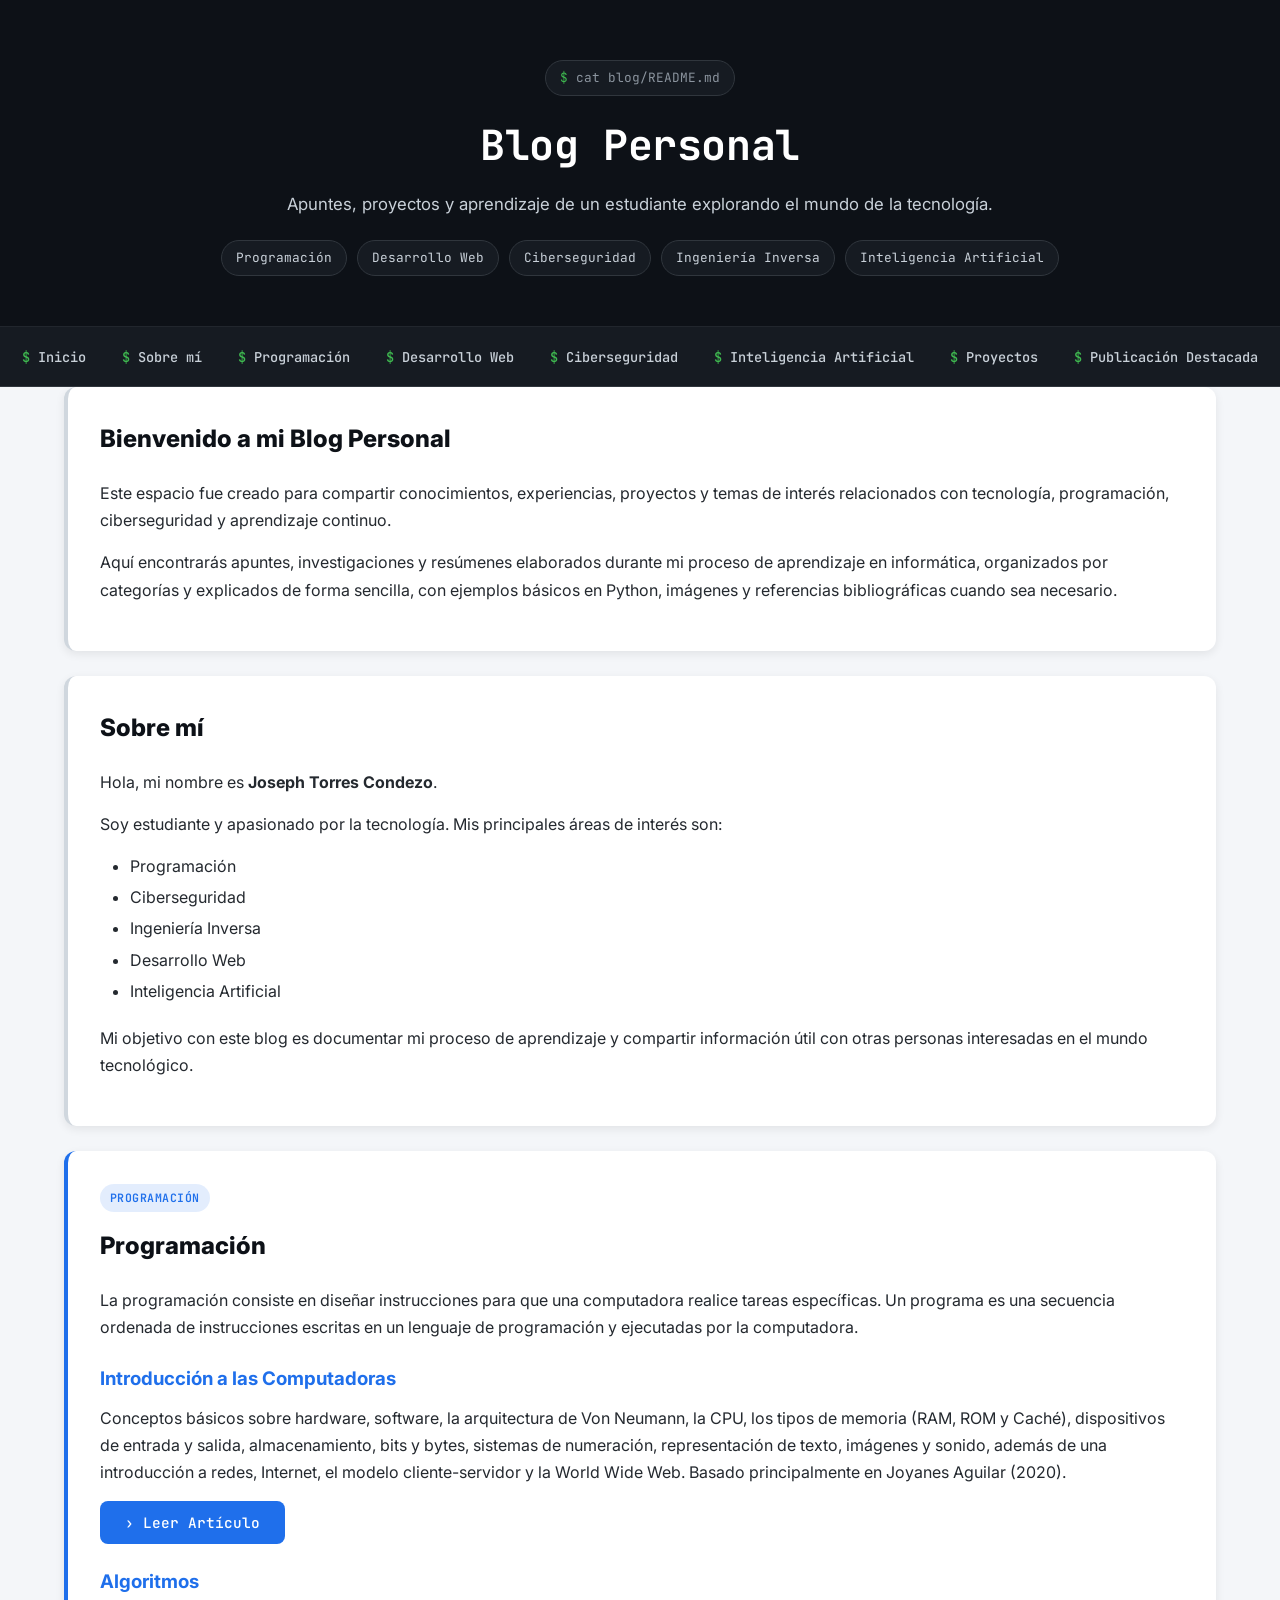
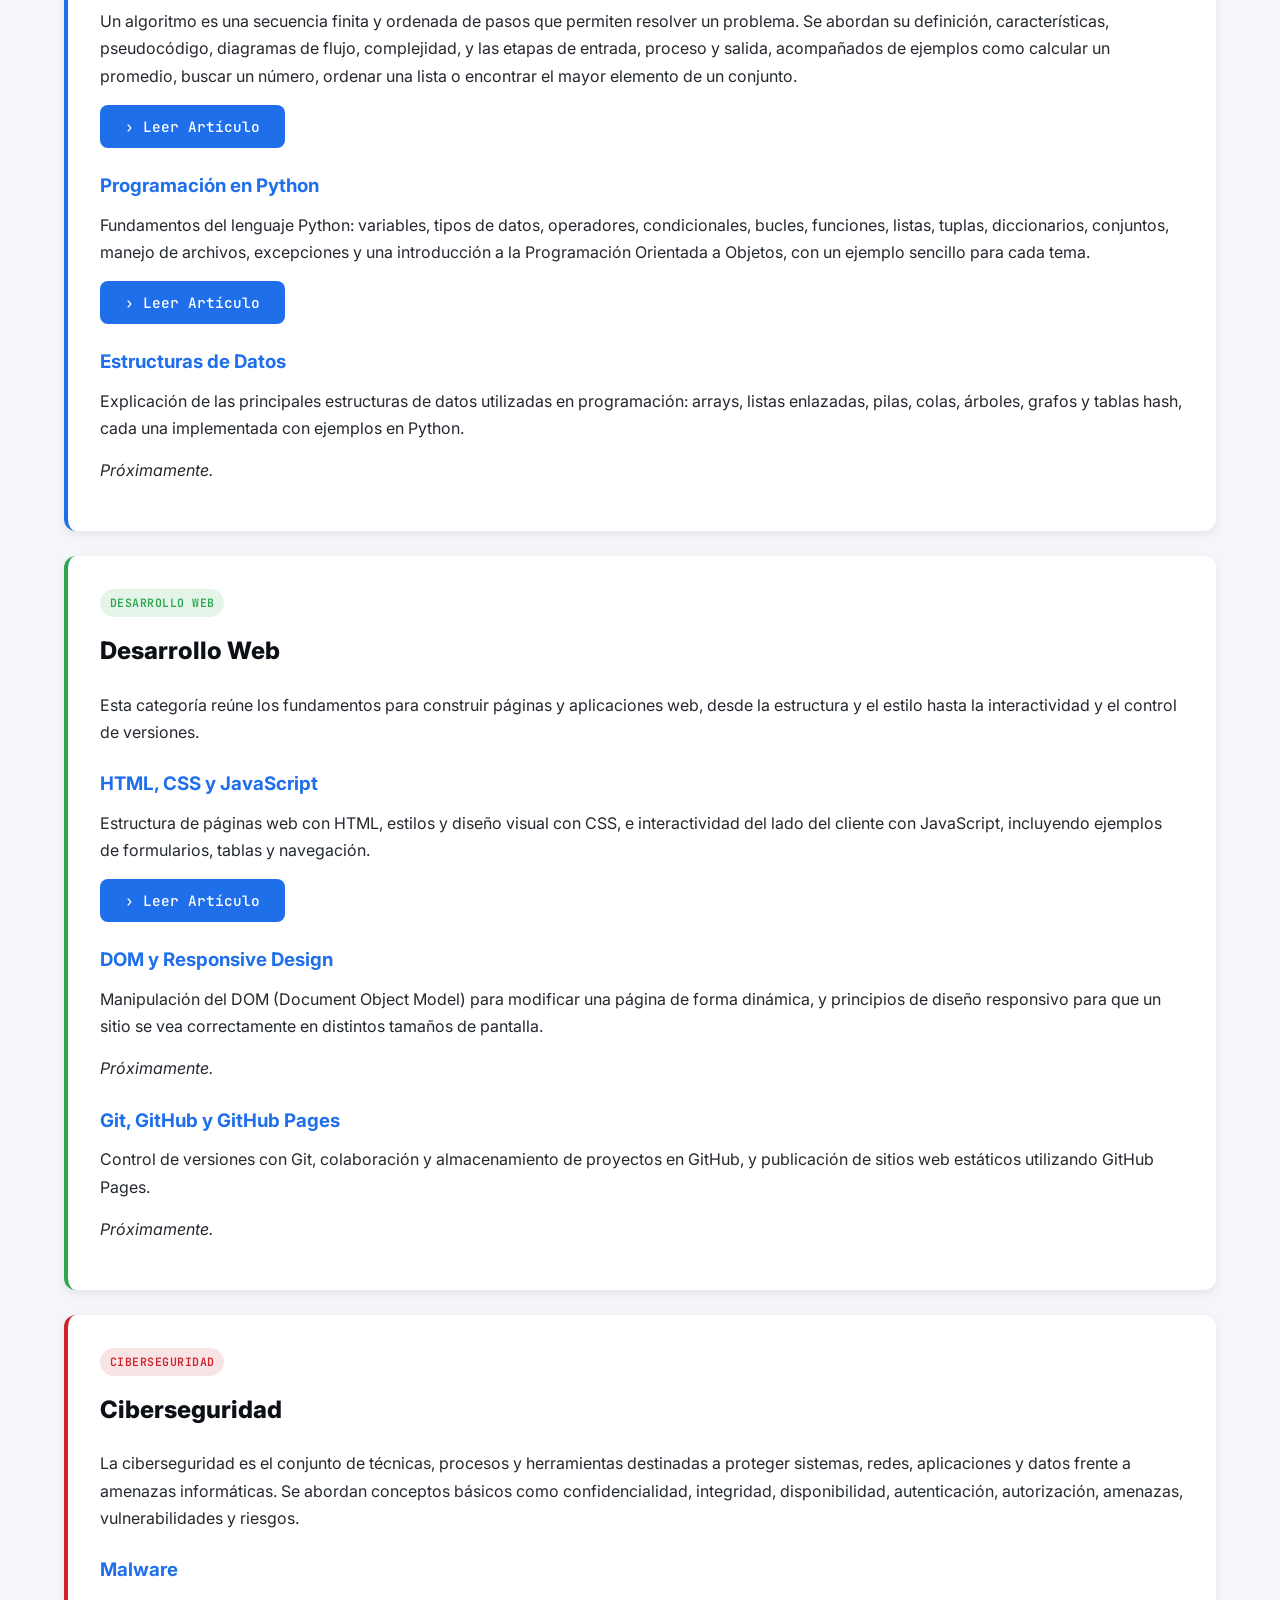
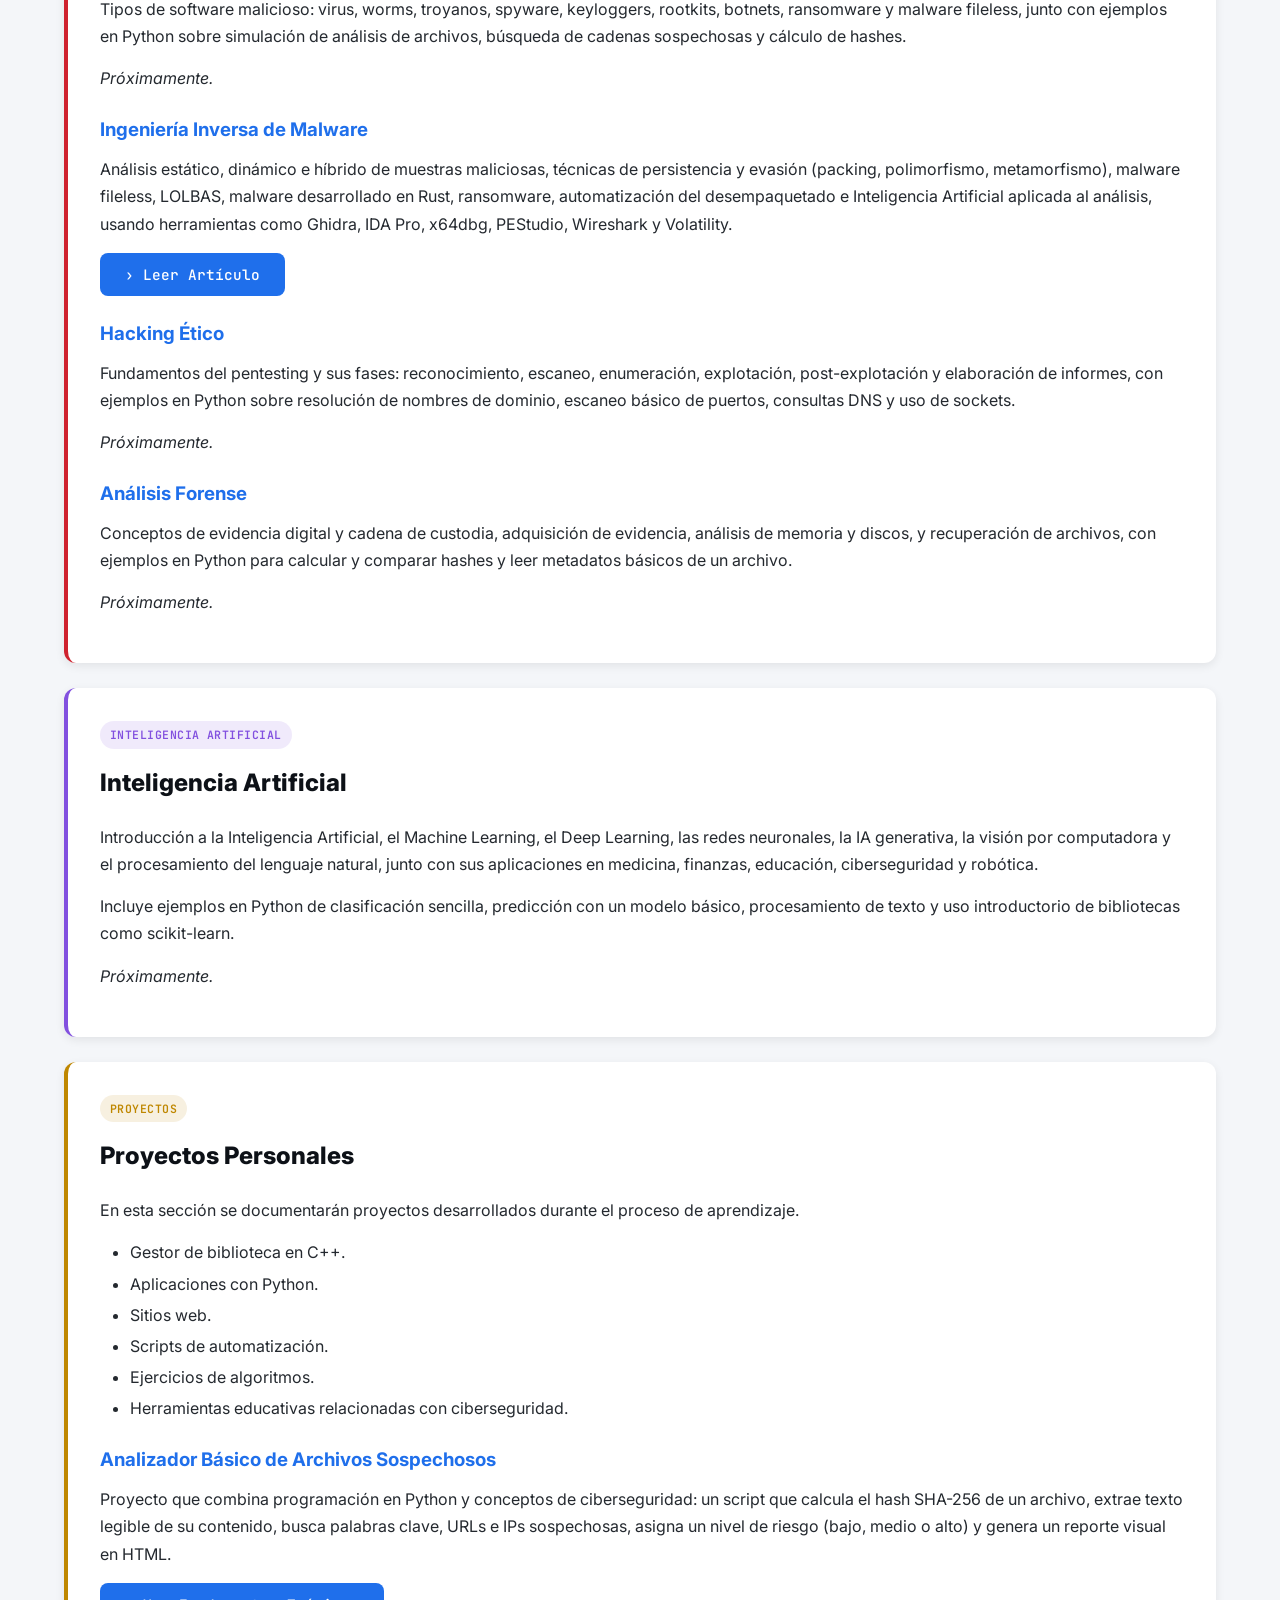
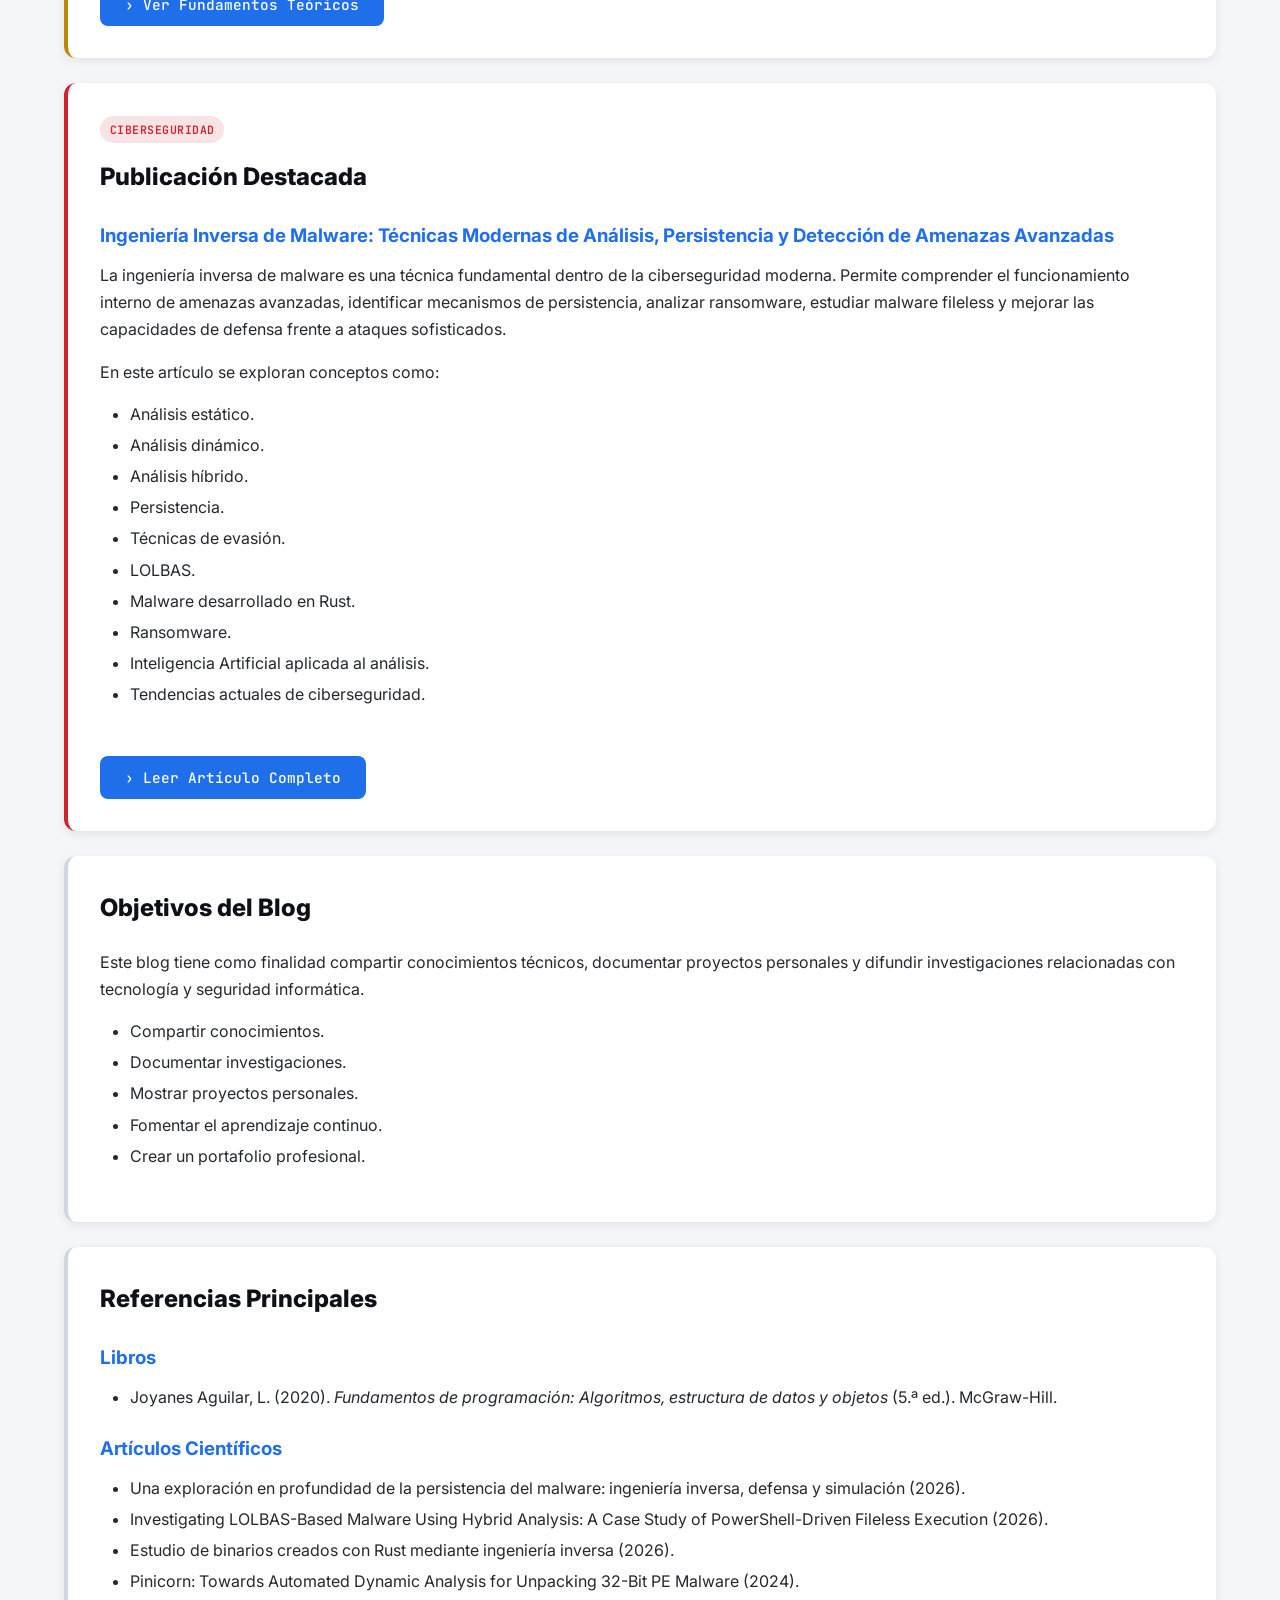
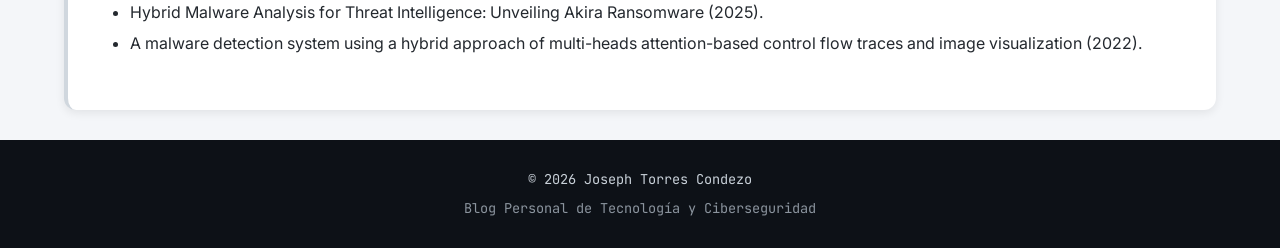
<file: index.html>
<!DOCTYPE html>
<html lang="es">

<head>

    <meta charset="UTF-8">

    <meta name="viewport" content="width=device-width, initial-scale=1.0">

    <title>
        Blog Personal | Joseph Torres Condezo
    </title>

    <link rel="stylesheet" href="css/style.css">

</head>

<body>

<header>

    <p class="filepath">cat blog/README.md</p>

    <h1>
        Blog Personal
    </h1>

    <p>
        Apuntes, proyectos y aprendizaje de un estudiante
        explorando el mundo de la tecnología.
    </p>

    <div class="badges">
        <span class="badge">Programación</span>
        <span class="badge">Desarrollo Web</span>
        <span class="badge">Ciberseguridad</span>
        <span class="badge">Ingeniería Inversa</span>
        <span class="badge">Inteligencia Artificial</span>
    </div>

</header>

<nav>

    <ul>

        <li><a href="#inicio">Inicio</a></li>

        <li><a href="#sobre-mi">Sobre mí</a></li>

        <li><a href="#programacion">Programación</a></li>

        <li><a href="#desarrollo-web">Desarrollo Web</a></li>

        <li><a href="#ciberseguridad">Ciberseguridad</a></li>

        <li><a href="#ia">Inteligencia Artificial</a></li>

        <li><a href="#proyectos">Proyectos</a></li>

        <li><a href="#destacada">Publicación Destacada</a></li>

    </ul>

</nav>

<main class="container">

<section class="card" id="inicio">

<h2>
Bienvenido a mi Blog Personal
</h2>

<p>

Este espacio fue creado para compartir
conocimientos, experiencias, proyectos y
temas de interés relacionados con tecnología,
programación, ciberseguridad y aprendizaje
continuo.

</p>

<p>

Aquí encontrarás apuntes, investigaciones y
resúmenes elaborados durante mi proceso de
aprendizaje en informática, organizados por
categorías y explicados de forma sencilla,
con ejemplos básicos en Python, imágenes y
referencias bibliográficas cuando sea necesario.

</p>

</section>

<section class="card" id="sobre-mi">

<h2>
Sobre mí
</h2>

<p>

Hola, mi nombre es
<strong>Joseph Torres Condezo</strong>.

</p>

<p>

Soy estudiante y apasionado por la tecnología.
Mis principales áreas de interés son:

</p>

<ul>

<li>Programación</li>

<li>Ciberseguridad</li>

<li>Ingeniería Inversa</li>

<li>Desarrollo Web</li>

<li>Inteligencia Artificial</li>

</ul>

<p>

Mi objetivo con este blog es documentar mi
proceso de aprendizaje y compartir información
útil con otras personas interesadas en el mundo
tecnológico.

</p>

</section>

<section class="card card-prog" id="programacion">

<span class="tag">Programación</span>

<h2>
Programación
</h2>

<p>

La programación consiste en diseñar instrucciones
para que una computadora realice tareas específicas.
Un programa es una secuencia ordenada de instrucciones
escritas en un lenguaje de programación y ejecutadas
por la computadora.

</p>

<h3>
Introducción a las Computadoras
</h3>

<p>

Conceptos básicos sobre hardware, software, la
arquitectura de Von Neumann, la CPU, los tipos de
memoria (RAM, ROM y Caché), dispositivos de entrada
y salida, almacenamiento, bits y bytes, sistemas de
numeración, representación de texto, imágenes y
sonido, además de una introducción a redes, Internet,
el modelo cliente-servidor y la World Wide Web.
Basado principalmente en Joyanes Aguilar (2020).

</p>

<a href="articulos/computadoras.html">
<button>Leer Artículo</button>
</a>

<h3>
Algoritmos
</h3>

<p>

Un algoritmo es una secuencia finita y ordenada de
pasos que permiten resolver un problema. Se abordan
su definición, características, pseudocódigo,
diagramas de flujo, complejidad, y las etapas de
entrada, proceso y salida, acompañados de ejemplos
como calcular un promedio, buscar un número, ordenar
una lista o encontrar el mayor elemento de un conjunto.

</p>

<a href="articulos/algoritmos.html">
<button>Leer Artículo</button>
</a>

<h3>
Programación en Python
</h3>

<p>

Fundamentos del lenguaje Python: variables, tipos de
datos, operadores, condicionales, bucles, funciones,
listas, tuplas, diccionarios, conjuntos, manejo de
archivos, excepciones y una introducción a la
Programación Orientada a Objetos, con un ejemplo
sencillo para cada tema.

</p>

<a href="articulos/python.html">
<button>Leer Artículo</button>
</a>

<h3>
Estructuras de Datos
</h3>

<p>

Explicación de las principales estructuras de datos
utilizadas en programación: arrays, listas enlazadas,
pilas, colas, árboles, grafos y tablas hash, cada una
implementada con ejemplos en Python.

</p>

<p><em>Próximamente.</em></p>

</section>

<section class="card card-web" id="desarrollo-web">

<span class="tag">Desarrollo Web</span>

<h2>
Desarrollo Web
</h2>

<p>

Esta categoría reúne los fundamentos para construir
páginas y aplicaciones web, desde la estructura y el
estilo hasta la interactividad y el control de
versiones.

</p>

<h3>
HTML, CSS y JavaScript
</h3>

<p>

Estructura de páginas web con HTML, estilos y diseño
visual con CSS, e interactividad del lado del cliente
con JavaScript, incluyendo ejemplos de formularios,
tablas y navegación.

</p>

<a href="articulos/html-css-js.html">
<button>Leer Artículo</button>
</a>

<h3>
DOM y Responsive Design
</h3>

<p>

Manipulación del DOM (Document Object Model) para
modificar una página de forma dinámica, y principios
de diseño responsivo para que un sitio se vea
correctamente en distintos tamaños de pantalla.

</p>

<p><em>Próximamente.</em></p>

<h3>
Git, GitHub y GitHub Pages
</h3>

<p>

Control de versiones con Git, colaboración y
almacenamiento de proyectos en GitHub, y publicación
de sitios web estáticos utilizando GitHub Pages.

</p>

<p><em>Próximamente.</em></p>

</section>

<section class="card card-sec" id="ciberseguridad">

<span class="tag">Ciberseguridad</span>

<h2>
Ciberseguridad
</h2>

<p>

La ciberseguridad es el conjunto de técnicas, procesos
y herramientas destinadas a proteger sistemas, redes,
aplicaciones y datos frente a amenazas informáticas.
Se abordan conceptos básicos como confidencialidad,
integridad, disponibilidad, autenticación, autorización,
amenazas, vulnerabilidades y riesgos.

</p>

<h3>
Malware
</h3>

<p>

Tipos de software malicioso: virus, worms, troyanos,
spyware, keyloggers, rootkits, botnets, ransomware y
malware fileless, junto con ejemplos en Python sobre
simulación de análisis de archivos, búsqueda de
cadenas sospechosas y cálculo de hashes.

</p>

<p><em>Próximamente.</em></p>

<h3>
Ingeniería Inversa de Malware
</h3>

<p>

Análisis estático, dinámico e híbrido de muestras
maliciosas, técnicas de persistencia y evasión
(packing, polimorfismo, metamorfismo), malware
fileless, LOLBAS, malware desarrollado en Rust,
ransomware, automatización del desempaquetado e
Inteligencia Artificial aplicada al análisis, usando
herramientas como Ghidra, IDA Pro, x64dbg, PEStudio,
Wireshark y Volatility.

</p>

<a href="articulos/malware.html">
<button>Leer Artículo</button>
</a>

<h3>
Hacking Ético
</h3>

<p>

Fundamentos del pentesting y sus fases: reconocimiento,
escaneo, enumeración, explotación, post-explotación y
elaboración de informes, con ejemplos en Python sobre
resolución de nombres de dominio, escaneo básico de
puertos, consultas DNS y uso de sockets.

</p>

<p><em>Próximamente.</em></p>

<h3>
Análisis Forense
</h3>

<p>

Conceptos de evidencia digital y cadena de custodia,
adquisición de evidencia, análisis de memoria y discos,
y recuperación de archivos, con ejemplos en Python para
calcular y comparar hashes y leer metadatos básicos de
un archivo.

</p>

<p><em>Próximamente.</em></p>

</section>

<section class="card card-ia" id="ia">

<span class="tag">Inteligencia Artificial</span>

<h2>
Inteligencia Artificial
</h2>

<p>

Introducción a la Inteligencia Artificial, el Machine
Learning, el Deep Learning, las redes neuronales, la
IA generativa, la visión por computadora y el
procesamiento del lenguaje natural, junto con sus
aplicaciones en medicina, finanzas, educación,
ciberseguridad y robótica.

</p>

<p>

Incluye ejemplos en Python de clasificación sencilla,
predicción con un modelo básico, procesamiento de
texto y uso introductorio de bibliotecas como
scikit-learn.

</p>

<p><em>Próximamente.</em></p>

</section>

<section class="card card-proj" id="proyectos">

<span class="tag">Proyectos</span>

<h2>
Proyectos Personales
</h2>

<p>

En esta sección se documentarán proyectos desarrollados
durante el proceso de aprendizaje.

</p>

<ul>

<li>Gestor de biblioteca en C++.</li>

<li>Aplicaciones con Python.</li>

<li>Sitios web.</li>

<li>Scripts de automatización.</li>

<li>Ejercicios de algoritmos.</li>

<li>Herramientas educativas relacionadas con ciberseguridad.</li>

</ul>

<h3>
Analizador Básico de Archivos Sospechosos
</h3>

<p>

Proyecto que combina programación en Python y
conceptos de ciberseguridad: un script que calcula
el hash SHA-256 de un archivo, extrae texto legible
de su contenido, busca palabras clave, URLs e IPs
sospechosas, asigna un nivel de riesgo (bajo, medio
o alto) y genera un reporte visual en HTML.

</p>

<a href="articulos/analizador-teoria.html">
<button>Ver Fundamentos Teóricos</button>
</a>

</section>

<section class="card card-sec" id="destacada">

<span class="tag">Ciberseguridad</span>

<h2>
Publicación Destacada
</h2>

<h3>
Ingeniería Inversa de Malware:
Técnicas Modernas de Análisis,
Persistencia y Detección de Amenazas Avanzadas
</h3>

<p>

La ingeniería inversa de malware es una técnica
fundamental dentro de la ciberseguridad moderna.
Permite comprender el funcionamiento interno de
amenazas avanzadas, identificar mecanismos de
persistencia, analizar ransomware, estudiar
malware fileless y mejorar las capacidades de
defensa frente a ataques sofisticados.

</p>

<p>

En este artículo se exploran conceptos como:

</p>

<ul>

<li>Análisis estático.</li>

<li>Análisis dinámico.</li>

<li>Análisis híbrido.</li>

<li>Persistencia.</li>

<li>Técnicas de evasión.</li>

<li>LOLBAS.</li>

<li>Malware desarrollado en Rust.</li>

<li>Ransomware.</li>

<li>Inteligencia Artificial aplicada al análisis.</li>

<li>Tendencias actuales de ciberseguridad.</li>

</ul>

<br>

<a href="articulos/malware.html">

<button>
Leer Artículo Completo
</button>

</a>

</section>

<section class="card">

<h2>
Objetivos del Blog
</h2>

<p>

Este blog tiene como finalidad compartir
conocimientos técnicos, documentar proyectos
personales y difundir investigaciones
relacionadas con tecnología y seguridad
informática.

</p>

<ul>

<li>Compartir conocimientos.</li>

<li>Documentar investigaciones.</li>

<li>Mostrar proyectos personales.</li>

<li>Fomentar el aprendizaje continuo.</li>

<li>Crear un portafolio profesional.</li>

</ul>

</section>

<section class="card">

<h2>
Referencias Principales
</h2>

<h3>
Libros
</h3>

<ul>

<li>

Joyanes Aguilar, L. (2020).
<em>
Fundamentos de programación: Algoritmos,
estructura de datos y objetos
</em>
(5.ª ed.). McGraw-Hill.

</li>

</ul>

<h3>
Artículos Científicos
</h3>

<ul>

<li>Una exploración en profundidad de la persistencia del malware: ingeniería inversa, defensa y simulación (2026).</li>

<li>Investigating LOLBAS-Based Malware Using Hybrid Analysis: A Case Study of PowerShell-Driven Fileless Execution (2026).</li>

<li>Estudio de binarios creados con Rust mediante ingeniería inversa (2026).</li>

<li>Pinicorn: Towards Automated Dynamic Analysis for Unpacking 32-Bit PE Malware (2024).</li>

<li>Hybrid Malware Analysis for Threat Intelligence: Unveiling Akira Ransomware (2025).</li>

<li>A malware detection system using a hybrid approach of multi-heads attention-based control flow traces and image visualization (2022).</li>

</ul>

</section>

</main>

<footer>

<p>
© 2026 Joseph Torres Condezo
</p>

<p>
Blog Personal de Tecnología y Ciberseguridad
</p>

</footer>

</body>
</html>
</file>
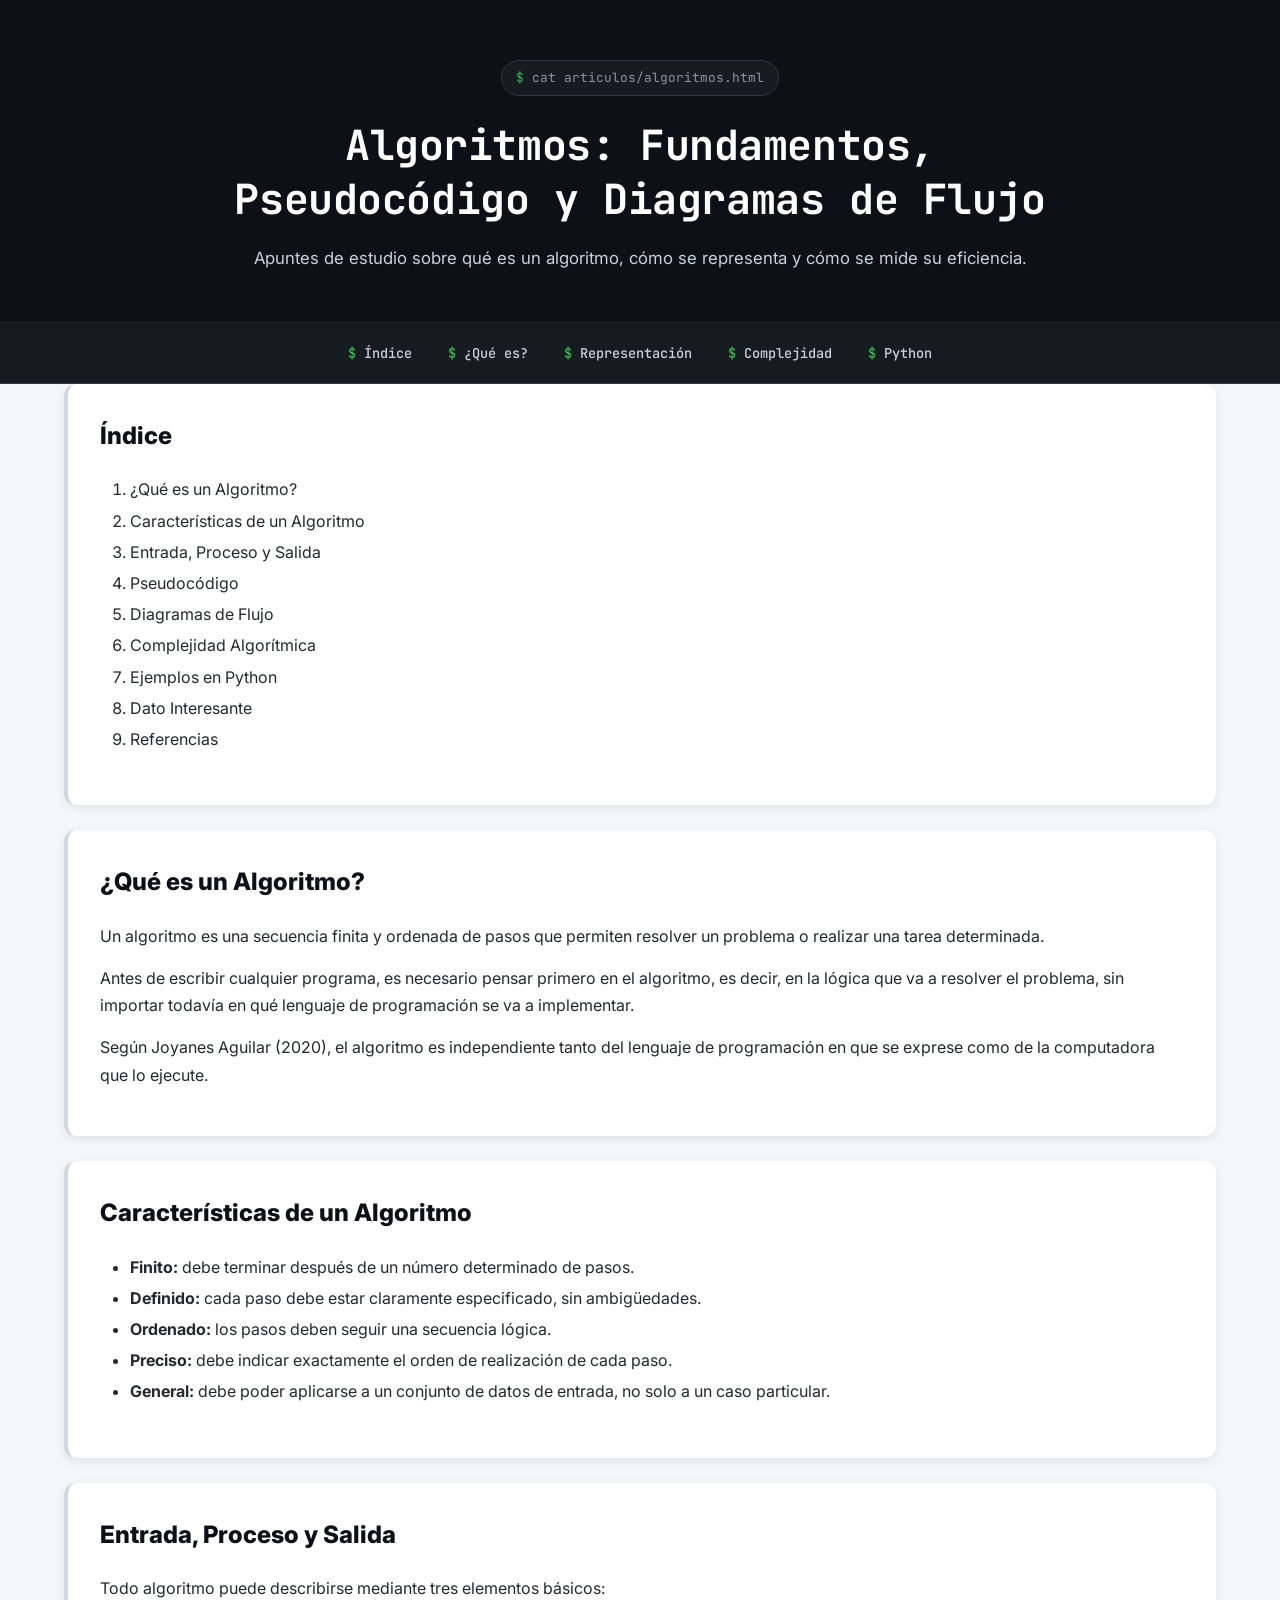
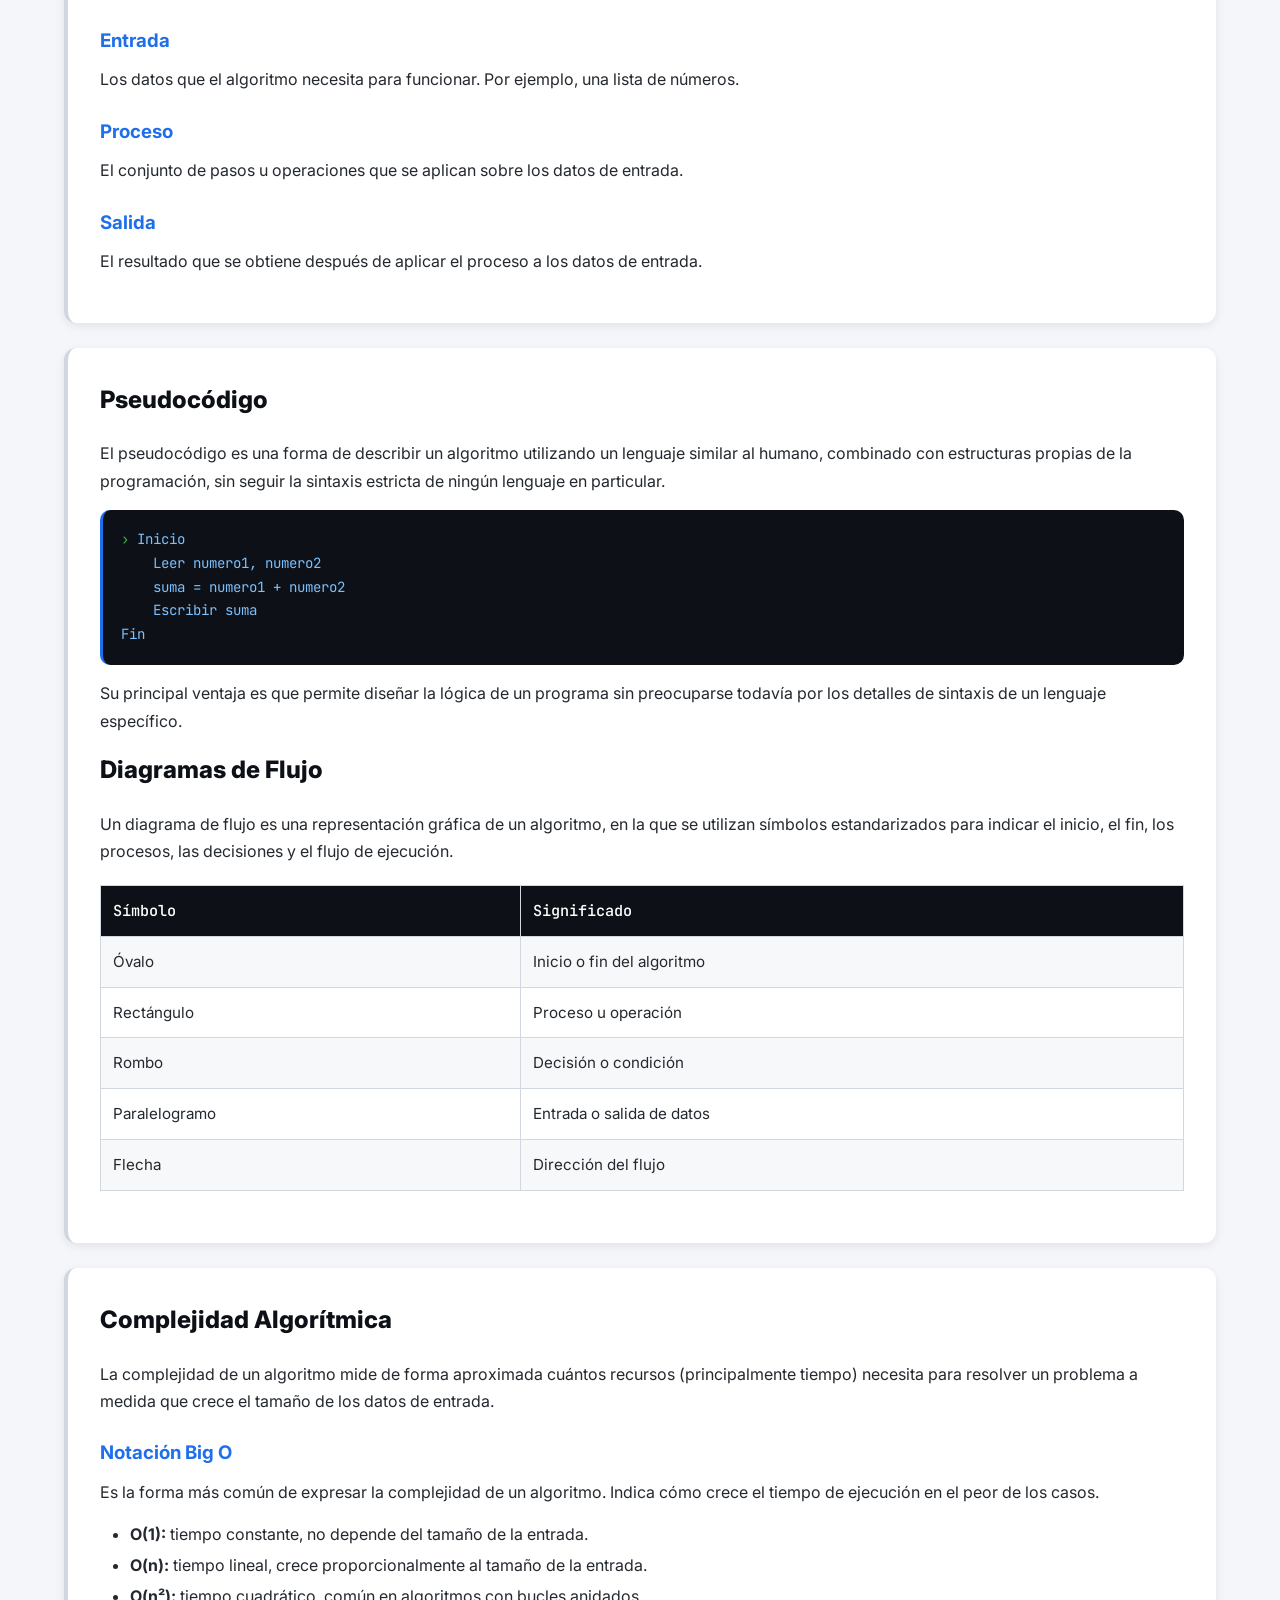
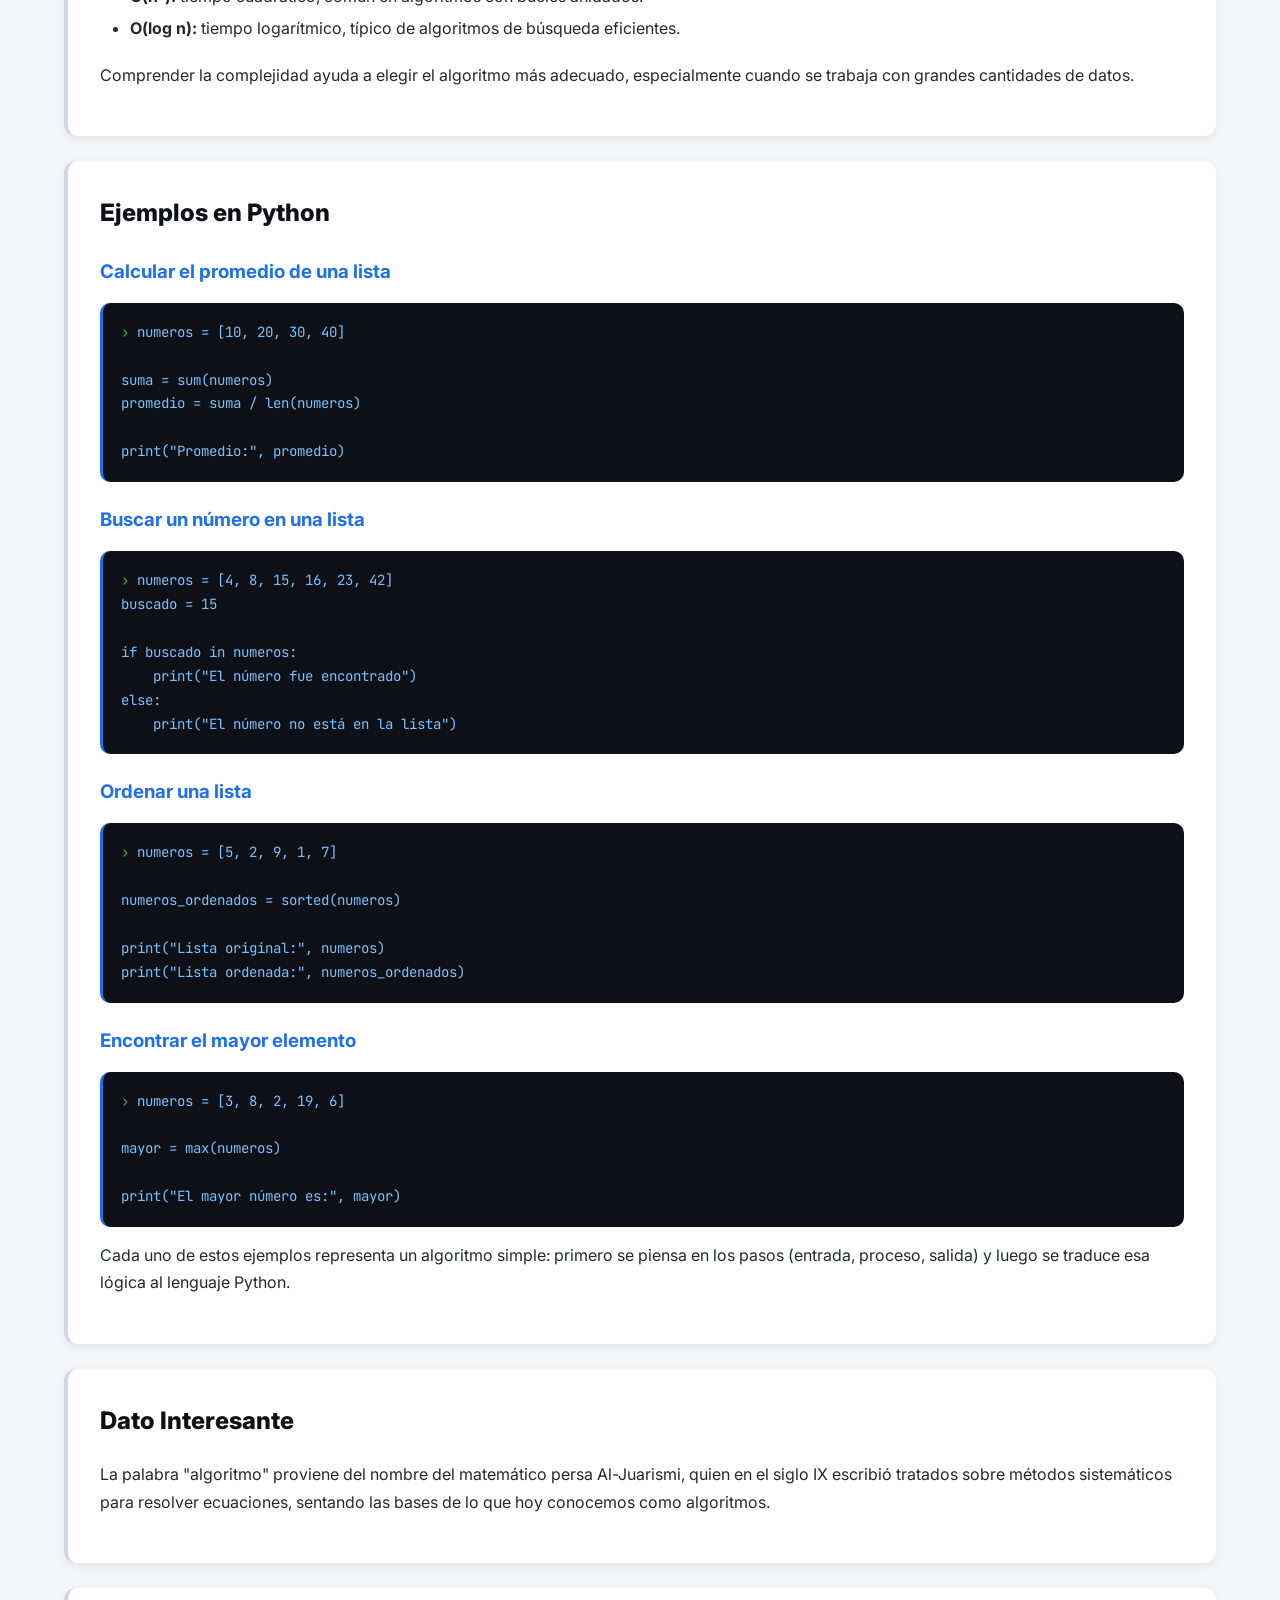
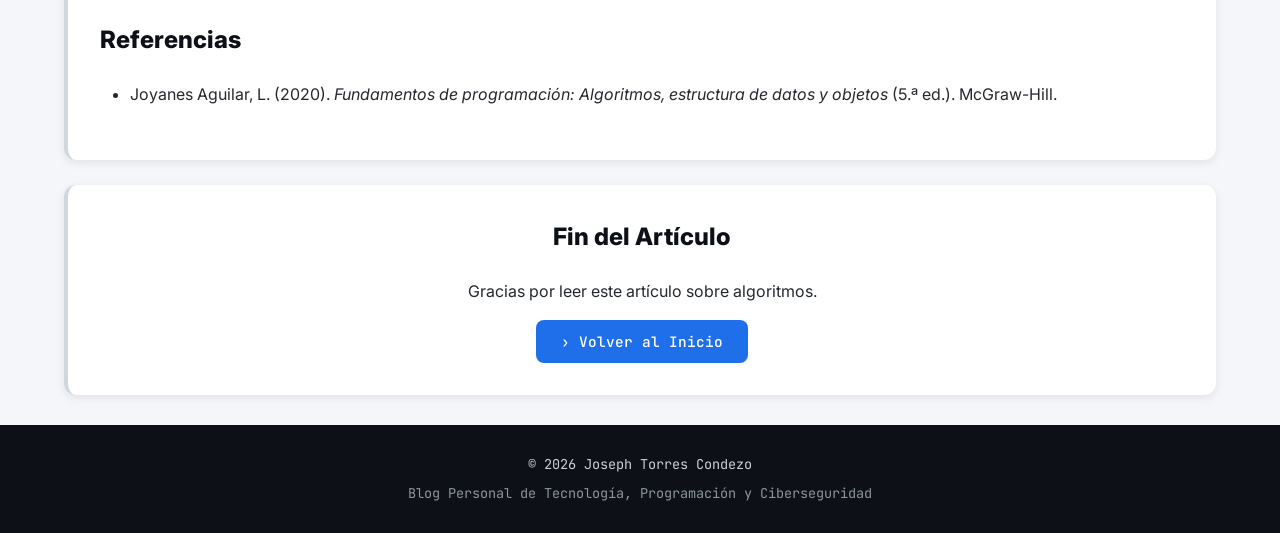
<file: articulos/algoritmos.html>
<!DOCTYPE html>
<html lang="es">

<head>

    <meta charset="UTF-8">

    <meta name="viewport"
          content="width=device-width, initial-scale=1.0">

    <title>
        Algoritmos
    </title>

    <link rel="stylesheet"
          href="../css/style.css">

</head>

<body>

<header>

    <p class="filepath">cat articulos/algoritmos.html</p>

    <h1>
        Algoritmos:
        Fundamentos, Pseudocódigo
        y Diagramas de Flujo
    </h1>

    <p>
        Apuntes de estudio sobre qué es un algoritmo,
        cómo se representa y cómo se mide su eficiencia.
    </p>

</header>

<nav>

    <ul>

        <li><a href="#indice">Índice</a></li>

        <li><a href="#que-es">¿Qué es?</a></li>

        <li><a href="#representacion">Representación</a></li>

        <li><a href="#complejidad">Complejidad</a></li>

        <li><a href="#python">Python</a></li>

    </ul>

</nav>

<main class="container">

<section class="card" id="indice">

<h2>Índice</h2>

<ol>

<li>¿Qué es un Algoritmo?</li>

<li>Características de un Algoritmo</li>

<li>Entrada, Proceso y Salida</li>

<li>Pseudocódigo</li>

<li>Diagramas de Flujo</li>

<li>Complejidad Algorítmica</li>

<li>Ejemplos en Python</li>

<li>Dato Interesante</li>

<li>Referencias</li>

</ol>

</section>

<section class="card" id="que-es">

<h2>
¿Qué es un Algoritmo?
</h2>

<p>

Un algoritmo es una secuencia finita y ordenada de
pasos que permiten resolver un problema o realizar
una tarea determinada.

</p>

<p>

Antes de escribir cualquier programa, es necesario
pensar primero en el algoritmo, es decir, en la
lógica que va a resolver el problema, sin importar
todavía en qué lenguaje de programación se va a
implementar.

</p>

<p>

Según Joyanes Aguilar (2020), el algoritmo es
independiente tanto del lenguaje de programación
en que se exprese como de la computadora que lo
ejecute.

</p>

</section>

<section class="card">

<h2>
Características de un Algoritmo
</h2>

<ul>

<li><strong>Finito:</strong> debe terminar después de un número determinado de pasos.</li>

<li><strong>Definido:</strong> cada paso debe estar claramente especificado, sin ambigüedades.</li>

<li><strong>Ordenado:</strong> los pasos deben seguir una secuencia lógica.</li>

<li><strong>Preciso:</strong> debe indicar exactamente el orden de realización de cada paso.</li>

<li><strong>General:</strong> debe poder aplicarse a un conjunto de datos de entrada, no solo a un caso particular.</li>

</ul>

</section>

<section class="card">

<h2>
Entrada, Proceso y Salida
</h2>

<p>

Todo algoritmo puede describirse mediante tres
elementos básicos:

</p>

<h3>
Entrada
</h3>

<p>

Los datos que el algoritmo necesita para funcionar.
Por ejemplo, una lista de números.

</p>

<h3>
Proceso
</h3>

<p>

El conjunto de pasos u operaciones que se aplican
sobre los datos de entrada.

</p>

<h3>
Salida
</h3>

<p>

El resultado que se obtiene después de aplicar el
proceso a los datos de entrada.

</p>

</section>

<section class="card" id="representacion">

<h2>
Pseudocódigo
</h2>

<p>

El pseudocódigo es una forma de describir un
algoritmo utilizando un lenguaje similar al humano,
combinado con estructuras propias de la
programación, sin seguir la sintaxis estricta de
ningún lenguaje en particular.

</p>

<pre>
Inicio
    Leer numero1, numero2
    suma = numero1 + numero2
    Escribir suma
Fin
</pre>

<p>

Su principal ventaja es que permite diseñar la
lógica de un programa sin preocuparse todavía por
los detalles de sintaxis de un lenguaje específico.

</p>

<h2>
Diagramas de Flujo
</h2>

<p>

Un diagrama de flujo es una representación gráfica
de un algoritmo, en la que se utilizan símbolos
estandarizados para indicar el inicio, el fin, los
procesos, las decisiones y el flujo de ejecución.

</p>

<table>

<tr>

<th>Símbolo</th>

<th>Significado</th>

</tr>

<tr>

<td>Óvalo</td>

<td>Inicio o fin del algoritmo</td>

</tr>

<tr>

<td>Rectángulo</td>

<td>Proceso u operación</td>

</tr>

<tr>

<td>Rombo</td>

<td>Decisión o condición</td>

</tr>

<tr>

<td>Paralelogramo</td>

<td>Entrada o salida de datos</td>

</tr>

<tr>

<td>Flecha</td>

<td>Dirección del flujo</td>

</tr>

</table>

</section>

<section class="card" id="complejidad">

<h2>
Complejidad Algorítmica
</h2>

<p>

La complejidad de un algoritmo mide de forma
aproximada cuántos recursos (principalmente tiempo)
necesita para resolver un problema a medida que
crece el tamaño de los datos de entrada.

</p>

<h3>
Notación Big O
</h3>

<p>

Es la forma más común de expresar la complejidad de
un algoritmo. Indica cómo crece el tiempo de
ejecución en el peor de los casos.

</p>

<ul>

<li><strong>O(1):</strong> tiempo constante, no depende del tamaño de la entrada.</li>

<li><strong>O(n):</strong> tiempo lineal, crece proporcionalmente al tamaño de la entrada.</li>

<li><strong>O(n²):</strong> tiempo cuadrático, común en algoritmos con bucles anidados.</li>

<li><strong>O(log n):</strong> tiempo logarítmico, típico de algoritmos de búsqueda eficientes.</li>

</ul>

<p>

Comprender la complejidad ayuda a elegir el
algoritmo más adecuado, especialmente cuando se
trabaja con grandes cantidades de datos.

</p>

</section>

<section class="card" id="python">

<h2>
Ejemplos en Python
</h2>

<h3>
Calcular el promedio de una lista
</h3>

<pre>
numeros = [10, 20, 30, 40]

suma = sum(numeros)
promedio = suma / len(numeros)

print("Promedio:", promedio)
</pre>

<h3>
Buscar un número en una lista
</h3>

<pre>
numeros = [4, 8, 15, 16, 23, 42]
buscado = 15

if buscado in numeros:
    print("El número fue encontrado")
else:
    print("El número no está en la lista")
</pre>

<h3>
Ordenar una lista
</h3>

<pre>
numeros = [5, 2, 9, 1, 7]

numeros_ordenados = sorted(numeros)

print("Lista original:", numeros)
print("Lista ordenada:", numeros_ordenados)
</pre>

<h3>
Encontrar el mayor elemento
</h3>

<pre>
numeros = [3, 8, 2, 19, 6]

mayor = max(numeros)

print("El mayor número es:", mayor)
</pre>

<p>

Cada uno de estos ejemplos representa un algoritmo
simple: primero se piensa en los pasos (entrada,
proceso, salida) y luego se traduce esa lógica al
lenguaje Python.

</p>

</section>

<section class="card">

<h2>
Dato Interesante
</h2>

<p>

La palabra "algoritmo" proviene del nombre del
matemático persa Al-Juarismi, quien en el siglo IX
escribió tratados sobre métodos sistemáticos para
resolver ecuaciones, sentando las bases de lo que
hoy conocemos como algoritmos.

</p>

</section>

<section class="card">

<h2>
Referencias
</h2>

<ul>

<li>

Joyanes Aguilar, L. (2020).
<em>
Fundamentos de programación: Algoritmos,
estructura de datos y objetos
</em>
(5.ª ed.). McGraw-Hill.

</li>

</ul>

</section>

<section class="card" style="text-align:center;">

<h2>
Fin del Artículo
</h2>

<p>

Gracias por leer este artículo sobre algoritmos.

</p>

<a href="../index.html">

<button>
Volver al Inicio
</button>

</a>

</section>

</main>

<footer>

<p>
© 2026 Joseph Torres Condezo
</p>

<p>
Blog Personal de Tecnología, Programación y Ciberseguridad
</p>

</footer>

</body>
</html>
</file>
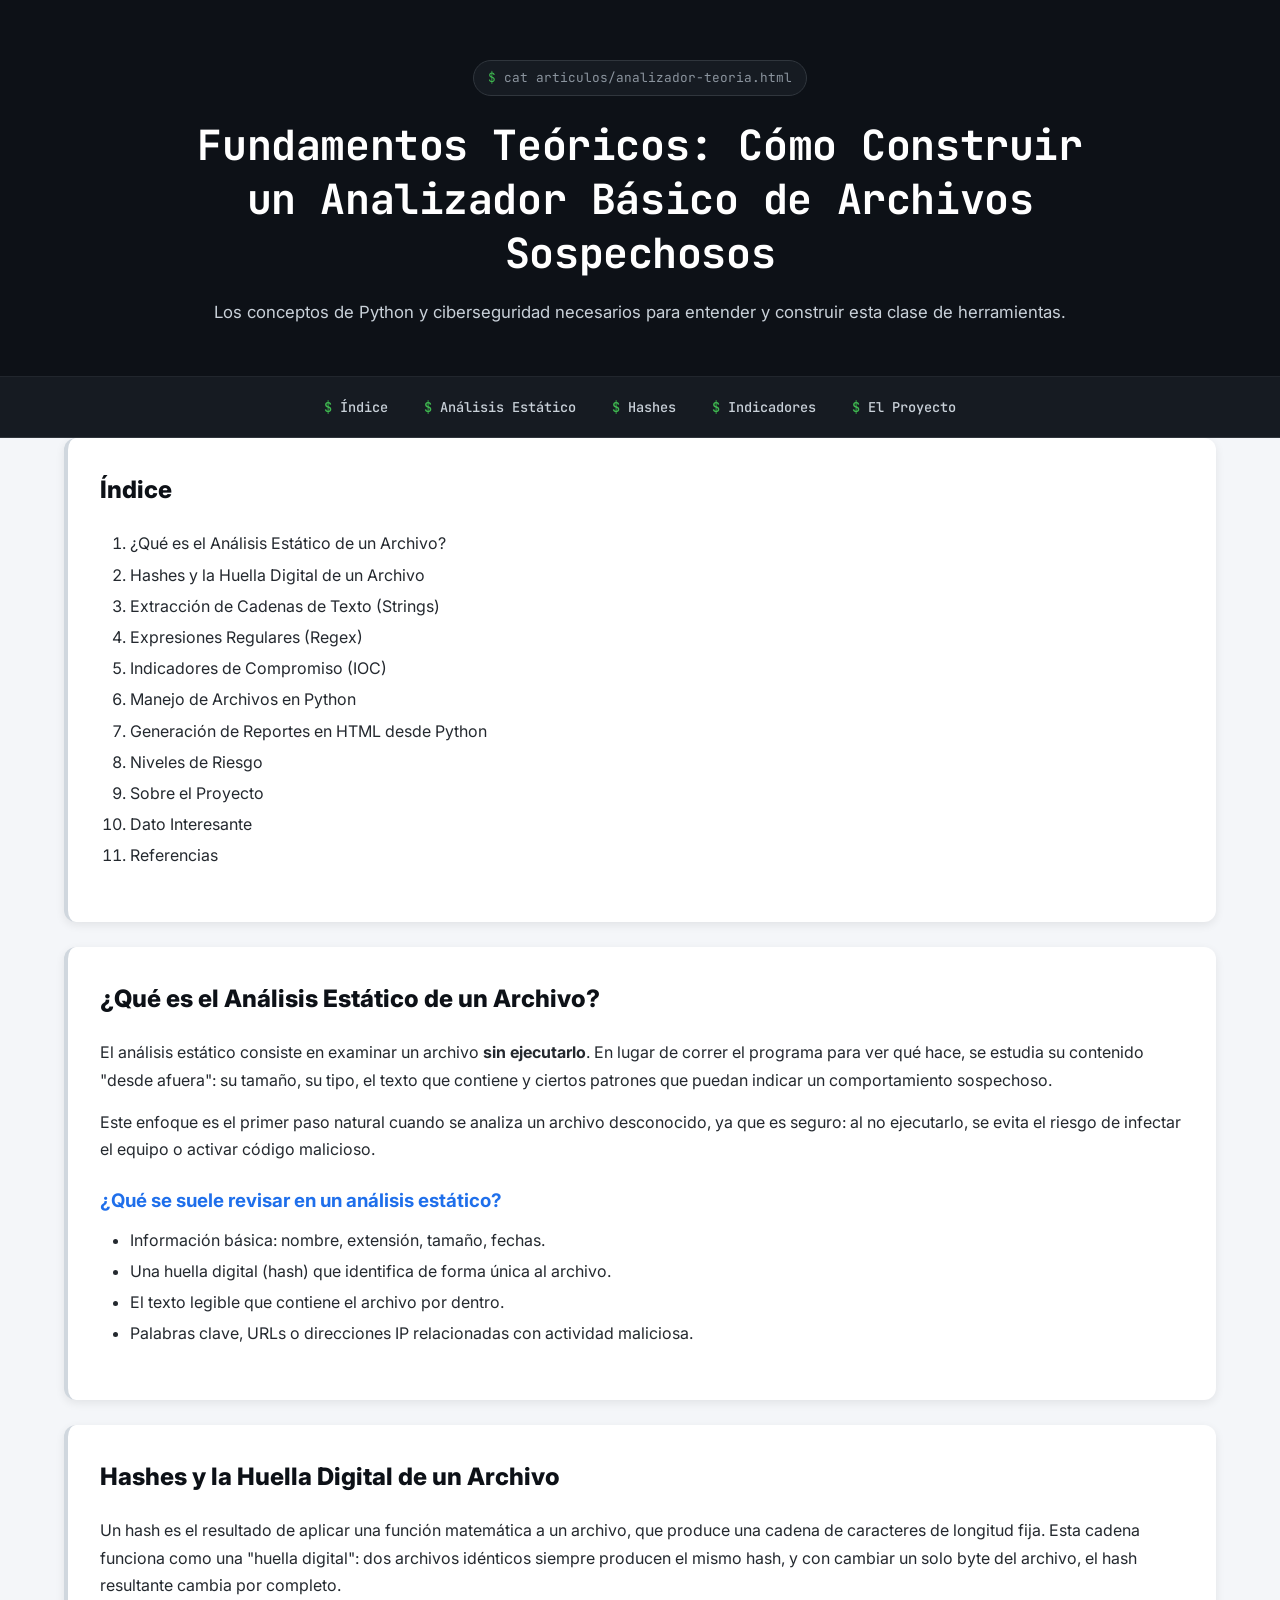
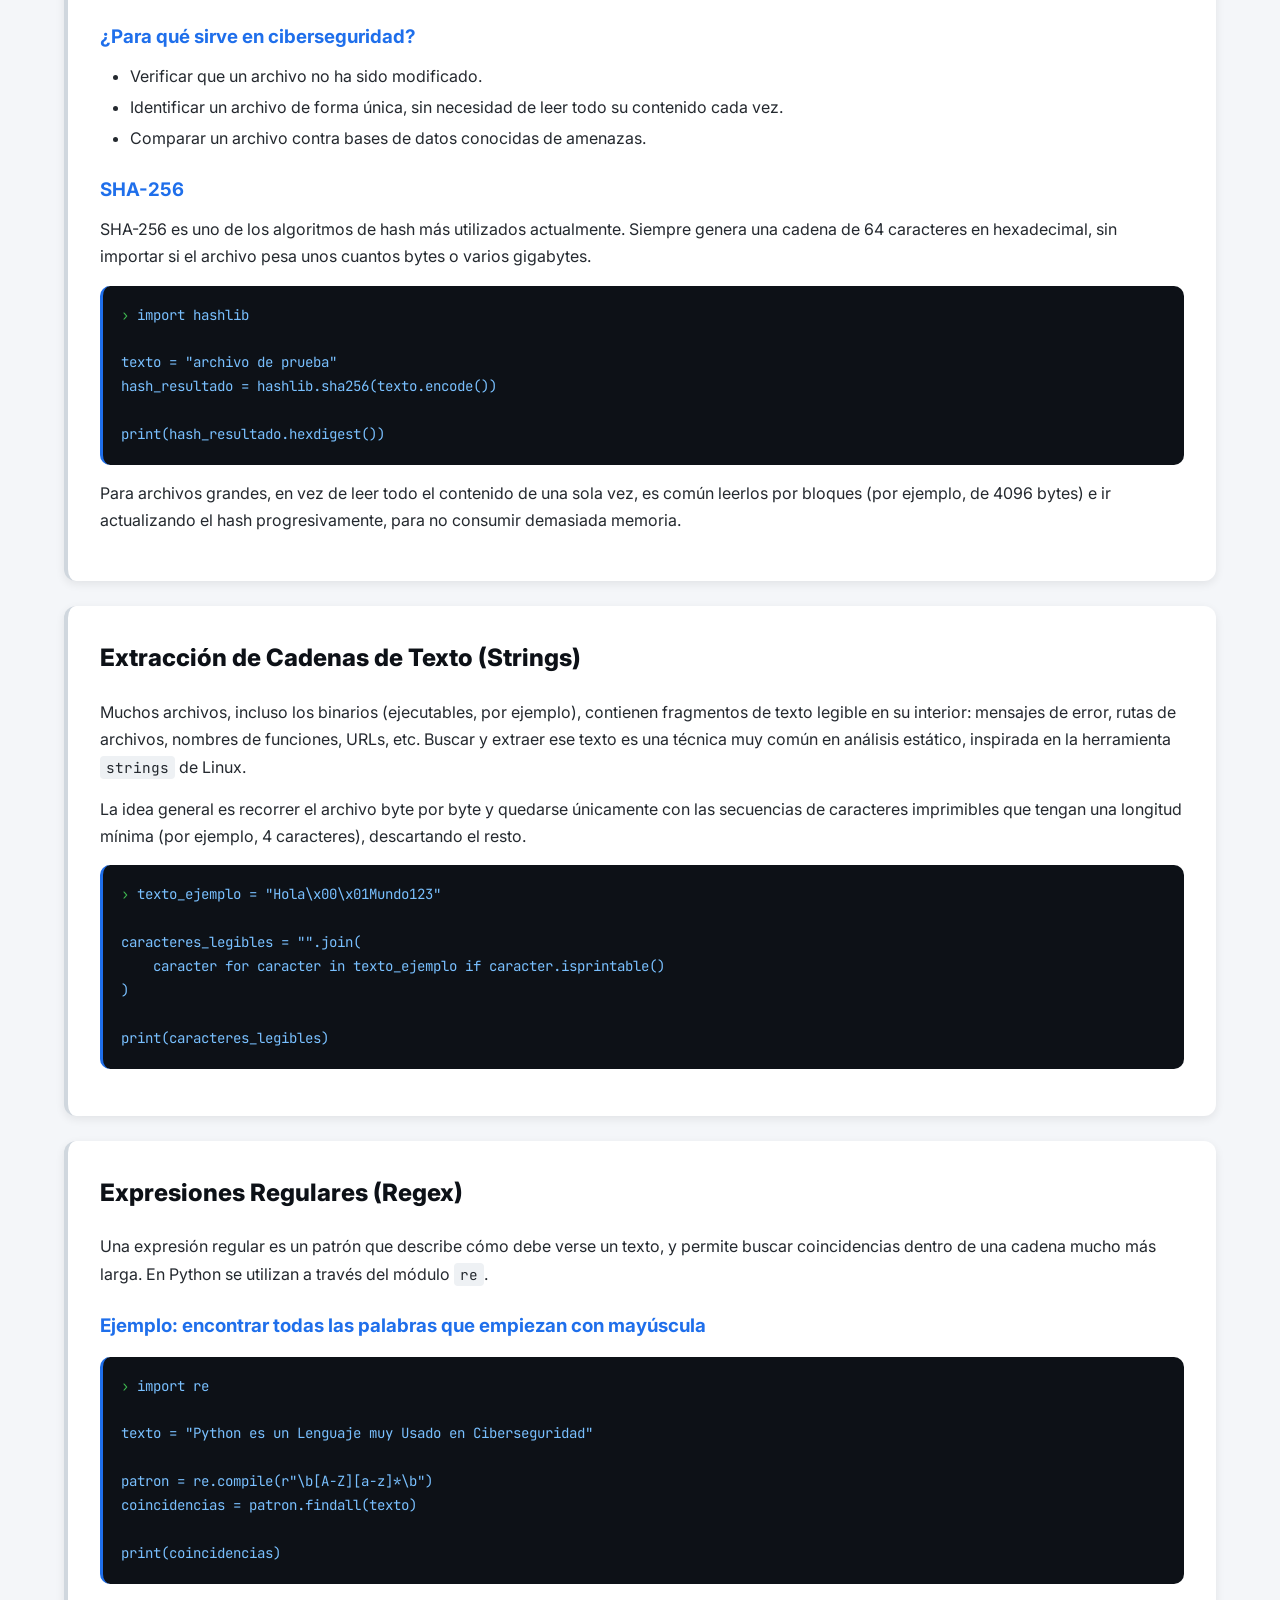
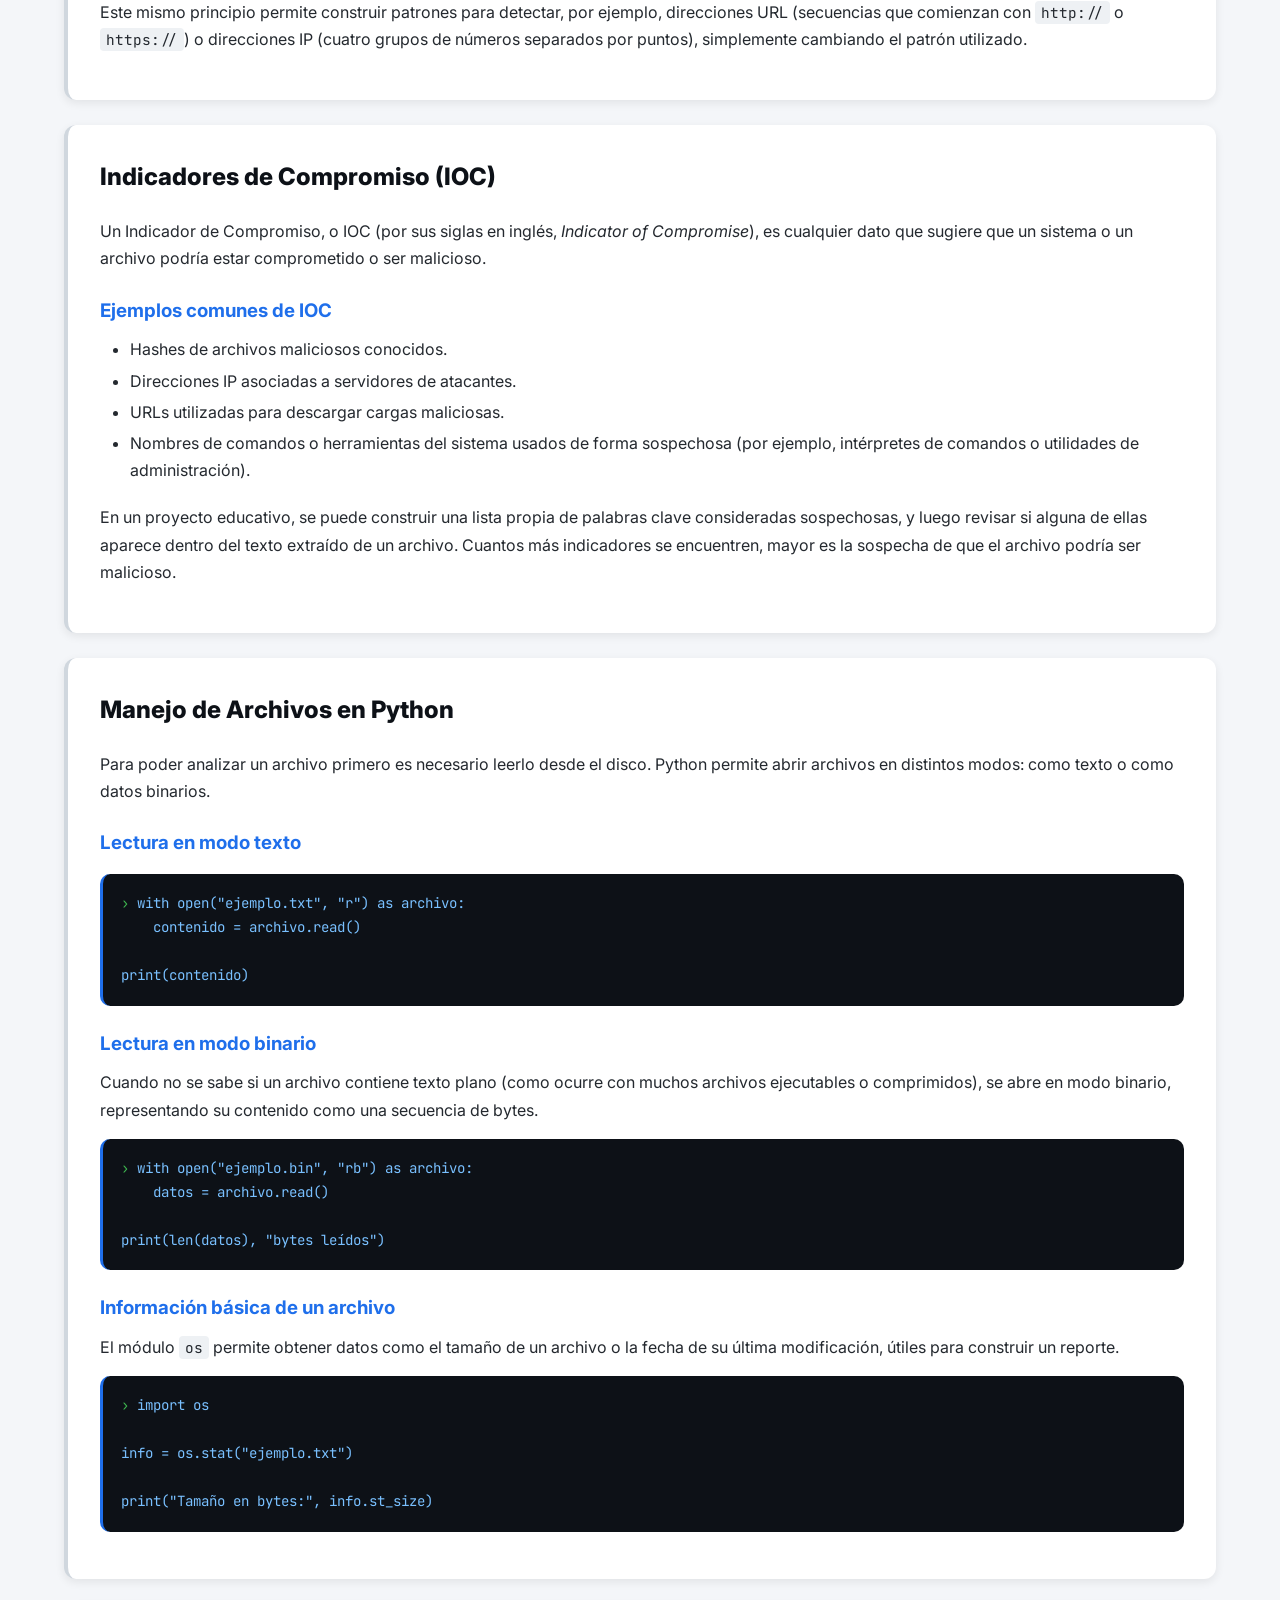
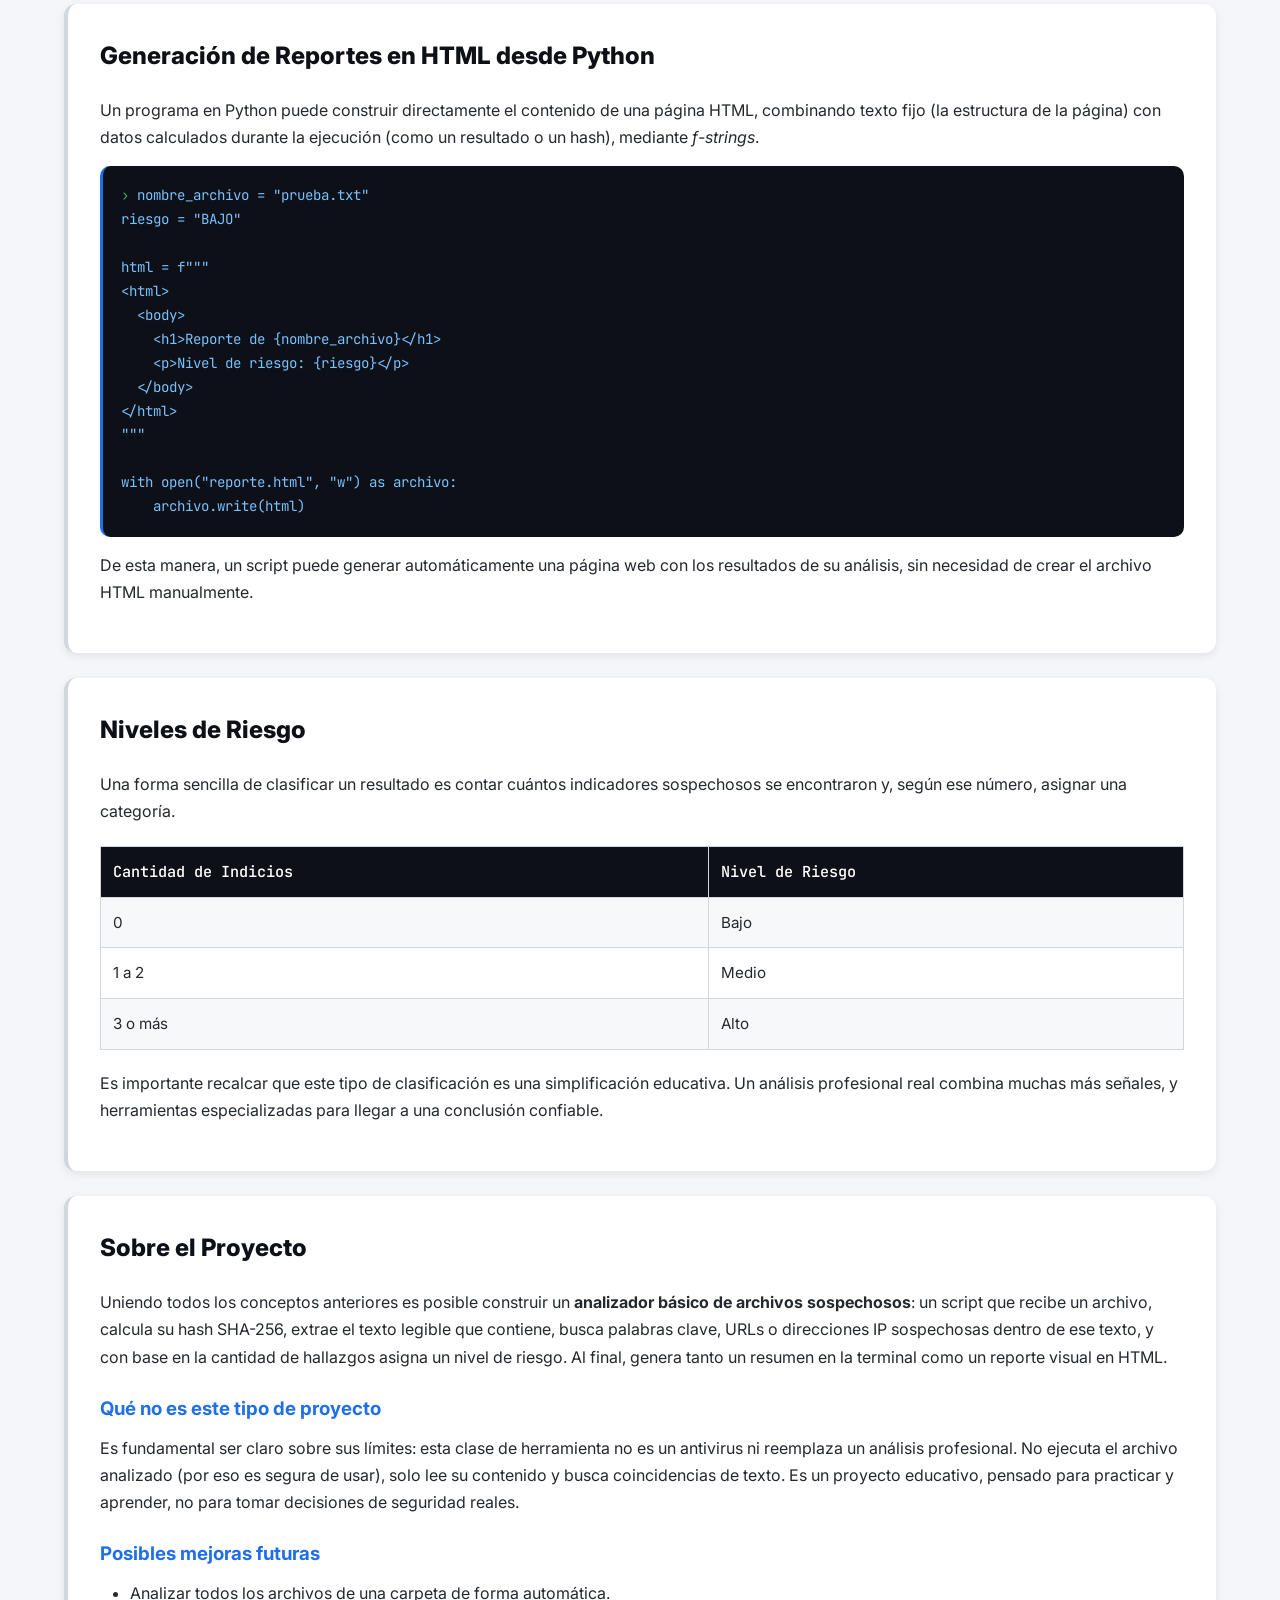
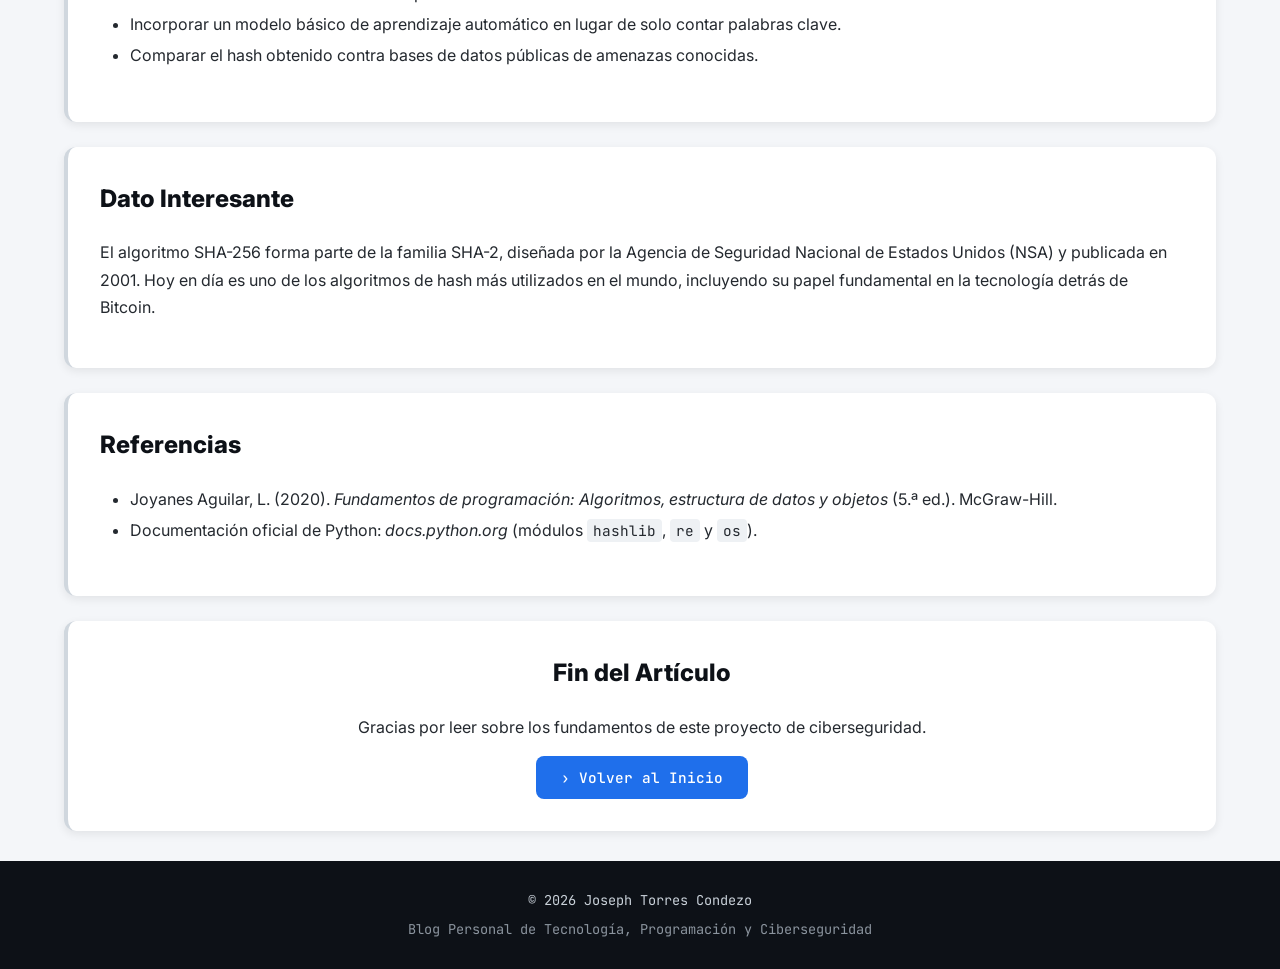
<file: articulos/analizador-teoria.html>
<!DOCTYPE html>
<html lang="es">

<head>

    <meta charset="UTF-8">

    <meta name="viewport"
          content="width=device-width, initial-scale=1.0">

    <title>
        Fundamentos para Construir un Analizador
        de Archivos Sospechosos
    </title>

    <link rel="stylesheet"
          href="../css/style.css">

</head>

<body>

<header>

    <p class="filepath">cat articulos/analizador-teoria.html</p>

    <h1>
        Fundamentos Teóricos:
        Cómo Construir un Analizador
        Básico de Archivos Sospechosos
    </h1>

    <p>
        Los conceptos de Python y ciberseguridad necesarios
        para entender y construir esta clase de herramientas.
    </p>

</header>

<nav>

    <ul>

        <li><a href="#indice">Índice</a></li>

        <li><a href="#analisis-estatico">Análisis Estático</a></li>

        <li><a href="#hash">Hashes</a></li>

        <li><a href="#ioc">Indicadores</a></li>

        <li><a href="#proyecto">El Proyecto</a></li>

    </ul>

</nav>

<main class="container">

<section class="card" id="indice">

<h2>Índice</h2>

<ol>

<li>¿Qué es el Análisis Estático de un Archivo?</li>

<li>Hashes y la Huella Digital de un Archivo</li>

<li>Extracción de Cadenas de Texto (Strings)</li>

<li>Expresiones Regulares (Regex)</li>

<li>Indicadores de Compromiso (IOC)</li>

<li>Manejo de Archivos en Python</li>

<li>Generación de Reportes en HTML desde Python</li>

<li>Niveles de Riesgo</li>

<li>Sobre el Proyecto</li>

<li>Dato Interesante</li>

<li>Referencias</li>

</ol>

</section>

<section class="card" id="analisis-estatico">

<h2>
¿Qué es el Análisis Estático de un Archivo?
</h2>

<p>

El análisis estático consiste en examinar un archivo
<strong>sin ejecutarlo</strong>. En lugar de correr el
programa para ver qué hace, se estudia su contenido
"desde afuera": su tamaño, su tipo, el texto que
contiene y ciertos patrones que puedan indicar un
comportamiento sospechoso.

</p>

<p>

Este enfoque es el primer paso natural cuando se
analiza un archivo desconocido, ya que es seguro: al
no ejecutarlo, se evita el riesgo de infectar el
equipo o activar código malicioso.

</p>

<h3>
¿Qué se suele revisar en un análisis estático?
</h3>

<ul>

<li>Información básica: nombre, extensión, tamaño, fechas.</li>

<li>Una huella digital (hash) que identifica de forma única al archivo.</li>

<li>El texto legible que contiene el archivo por dentro.</li>

<li>Palabras clave, URLs o direcciones IP relacionadas con actividad maliciosa.</li>

</ul>

</section>

<section class="card" id="hash">

<h2>
Hashes y la Huella Digital de un Archivo
</h2>

<p>

Un hash es el resultado de aplicar una función
matemática a un archivo, que produce una cadena de
caracteres de longitud fija. Esta cadena funciona
como una "huella digital": dos archivos idénticos
siempre producen el mismo hash, y con cambiar un solo
byte del archivo, el hash resultante cambia por
completo.

</p>

<h3>
¿Para qué sirve en ciberseguridad?
</h3>

<ul>

<li>Verificar que un archivo no ha sido modificado.</li>

<li>Identificar un archivo de forma única, sin necesidad de leer todo su contenido cada vez.</li>

<li>Comparar un archivo contra bases de datos conocidas de amenazas.</li>

</ul>

<h3>
SHA-256
</h3>

<p>

SHA-256 es uno de los algoritmos de hash más
utilizados actualmente. Siempre genera una cadena de
64 caracteres en hexadecimal, sin importar si el
archivo pesa unos cuantos bytes o varios gigabytes.

</p>

<pre>
import hashlib

texto = "archivo de prueba"
hash_resultado = hashlib.sha256(texto.encode())

print(hash_resultado.hexdigest())
</pre>

<p>

Para archivos grandes, en vez de leer todo el
contenido de una sola vez, es común leerlos por
bloques (por ejemplo, de 4096 bytes) e ir
actualizando el hash progresivamente, para no
consumir demasiada memoria.

</p>

</section>

<section class="card">

<h2>
Extracción de Cadenas de Texto (Strings)
</h2>

<p>

Muchos archivos, incluso los binarios (ejecutables,
por ejemplo), contienen fragmentos de texto legible
en su interior: mensajes de error, rutas de archivos,
nombres de funciones, URLs, etc. Buscar y extraer ese
texto es una técnica muy común en análisis estático,
inspirada en la herramienta <code>strings</code> de
Linux.

</p>

<p>

La idea general es recorrer el archivo byte por byte
y quedarse únicamente con las secuencias de caracteres
imprimibles que tengan una longitud mínima (por
ejemplo, 4 caracteres), descartando el resto.

</p>

<pre>
texto_ejemplo = "Hola\x00\x01Mundo123"

caracteres_legibles = "".join(
    caracter for caracter in texto_ejemplo if caracter.isprintable()
)

print(caracteres_legibles)
</pre>

</section>

<section class="card">

<h2>
Expresiones Regulares (Regex)
</h2>

<p>

Una expresión regular es un patrón que describe cómo
debe verse un texto, y permite buscar coincidencias
dentro de una cadena mucho más larga. En Python se
utilizan a través del módulo <code>re</code>.

</p>

<h3>
Ejemplo: encontrar todas las palabras que empiezan con mayúscula
</h3>

<pre>
import re

texto = "Python es un Lenguaje muy Usado en Ciberseguridad"

patron = re.compile(r"\b[A-Z][a-z]*\b")
coincidencias = patron.findall(texto)

print(coincidencias)
</pre>

<p>

Este mismo principio permite construir patrones para
detectar, por ejemplo, direcciones URL (secuencias que
comienzan con <code>http://</code> o
<code>https://</code>) o direcciones IP (cuatro grupos
de números separados por puntos), simplemente
cambiando el patrón utilizado.

</p>

</section>

<section class="card" id="ioc">

<h2>
Indicadores de Compromiso (IOC)
</h2>

<p>

Un Indicador de Compromiso, o IOC (por sus siglas en
inglés, <em>Indicator of Compromise</em>), es
cualquier dato que sugiere que un sistema o un archivo
podría estar comprometido o ser malicioso.

</p>

<h3>
Ejemplos comunes de IOC
</h3>

<ul>

<li>Hashes de archivos maliciosos conocidos.</li>

<li>Direcciones IP asociadas a servidores de atacantes.</li>

<li>URLs utilizadas para descargar cargas maliciosas.</li>

<li>Nombres de comandos o herramientas del sistema usados de forma sospechosa (por ejemplo, intérpretes de comandos o utilidades de administración).</li>

</ul>

<p>

En un proyecto educativo, se puede construir una
lista propia de palabras clave consideradas
sospechosas, y luego revisar si alguna de ellas
aparece dentro del texto extraído de un archivo. Cuantos
más indicadores se encuentren, mayor es la sospecha
de que el archivo podría ser malicioso.

</p>

</section>

<section class="card">

<h2>
Manejo de Archivos en Python
</h2>

<p>

Para poder analizar un archivo primero es necesario
leerlo desde el disco. Python permite abrir archivos
en distintos modos: como texto o como datos binarios.

</p>

<h3>
Lectura en modo texto
</h3>

<pre>
with open("ejemplo.txt", "r") as archivo:
    contenido = archivo.read()

print(contenido)
</pre>

<h3>
Lectura en modo binario
</h3>

<p>

Cuando no se sabe si un archivo contiene texto plano
(como ocurre con muchos archivos ejecutables o
comprimidos), se abre en modo binario, representando
su contenido como una secuencia de bytes.

</p>

<pre>
with open("ejemplo.bin", "rb") as archivo:
    datos = archivo.read()

print(len(datos), "bytes leídos")
</pre>

<h3>
Información básica de un archivo
</h3>

<p>

El módulo <code>os</code> permite obtener datos como
el tamaño de un archivo o la fecha de su última
modificación, útiles para construir un reporte.

</p>

<pre>
import os

info = os.stat("ejemplo.txt")

print("Tamaño en bytes:", info.st_size)
</pre>

</section>

<section class="card">

<h2>
Generación de Reportes en HTML desde Python
</h2>

<p>

Un programa en Python puede construir directamente el
contenido de una página HTML, combinando texto fijo
(la estructura de la página) con datos calculados
durante la ejecución (como un resultado o un hash),
mediante <em>f-strings</em>.

</p>

<pre>
nombre_archivo = "prueba.txt"
riesgo = "BAJO"

html = f"""
&lt;html&gt;
  &lt;body&gt;
    &lt;h1&gt;Reporte de {nombre_archivo}&lt;/h1&gt;
    &lt;p&gt;Nivel de riesgo: {riesgo}&lt;/p&gt;
  &lt;/body&gt;
&lt;/html&gt;
"""

with open("reporte.html", "w") as archivo:
    archivo.write(html)
</pre>

<p>

De esta manera, un script puede generar automáticamente
una página web con los resultados de su análisis, sin
necesidad de crear el archivo HTML manualmente.

</p>

</section>

<section class="card">

<h2>
Niveles de Riesgo
</h2>

<p>

Una forma sencilla de clasificar un resultado es
contar cuántos indicadores sospechosos se encontraron
y, según ese número, asignar una categoría.

</p>

<table>

<tr>

<th>Cantidad de Indicios</th>

<th>Nivel de Riesgo</th>

</tr>

<tr>

<td>0</td>

<td>Bajo</td>

</tr>

<tr>

<td>1 a 2</td>

<td>Medio</td>

</tr>

<tr>

<td>3 o más</td>

<td>Alto</td>

</tr>

</table>

<p>

Es importante recalcar que este tipo de clasificación
es una simplificación educativa. Un análisis
profesional real combina muchas más señales, y
herramientas especializadas para llegar a una
conclusión confiable.

</p>

</section>

<section class="card" id="proyecto">

<h2>
Sobre el Proyecto
</h2>

<p>

Uniendo todos los conceptos anteriores es posible
construir un <strong>analizador básico de archivos
sospechosos</strong>: un script que recibe un archivo,
calcula su hash SHA-256, extrae el texto legible que
contiene, busca palabras clave, URLs o direcciones IP
sospechosas dentro de ese texto, y con base en la
cantidad de hallazgos asigna un nivel de riesgo. Al
final, genera tanto un resumen en la terminal como un
reporte visual en HTML.

</p>

<h3>
Qué no es este tipo de proyecto
</h3>

<p>

Es fundamental ser claro sobre sus límites: esta clase
de herramienta no es un antivirus ni reemplaza un
análisis profesional. No ejecuta el archivo analizado
(por eso es segura de usar), solo lee su contenido y
busca coincidencias de texto. Es un proyecto educativo,
pensado para practicar y aprender, no para tomar
decisiones de seguridad reales.

</p>

<h3>
Posibles mejoras futuras
</h3>

<ul>

<li>Analizar todos los archivos de una carpeta de forma automática.</li>

<li>Incorporar un modelo básico de aprendizaje automático en lugar de solo contar palabras clave.</li>

<li>Comparar el hash obtenido contra bases de datos públicas de amenazas conocidas.</li>

</ul>

</section>

<section class="card">

<h2>
Dato Interesante
</h2>

<p>

El algoritmo SHA-256 forma parte de la familia SHA-2,
diseñada por la Agencia de Seguridad Nacional de
Estados Unidos (NSA) y publicada en 2001. Hoy en día
es uno de los algoritmos de hash más utilizados en el
mundo, incluyendo su papel fundamental en la
tecnología detrás de Bitcoin.

</p>

</section>

<section class="card">

<h2>
Referencias
</h2>

<ul>

<li>

Joyanes Aguilar, L. (2020).
<em>
Fundamentos de programación: Algoritmos,
estructura de datos y objetos
</em>
(5.ª ed.). McGraw-Hill.

</li>

<li>

Documentación oficial de Python:
<em>
docs.python.org
</em>
(módulos <code>hashlib</code>, <code>re</code> y
<code>os</code>).

</li>

</ul>

</section>

<section class="card" style="text-align:center;">

<h2>
Fin del Artículo
</h2>

<p>

Gracias por leer sobre los fundamentos de este
proyecto de ciberseguridad.

</p>

<a href="../index.html">

<button>
Volver al Inicio
</button>

</a>

</section>

</main>

<footer>

<p>
© 2026 Joseph Torres Condezo
</p>

<p>
Blog Personal de Tecnología, Programación y Ciberseguridad
</p>

</footer>

</body>
</html>
</file>
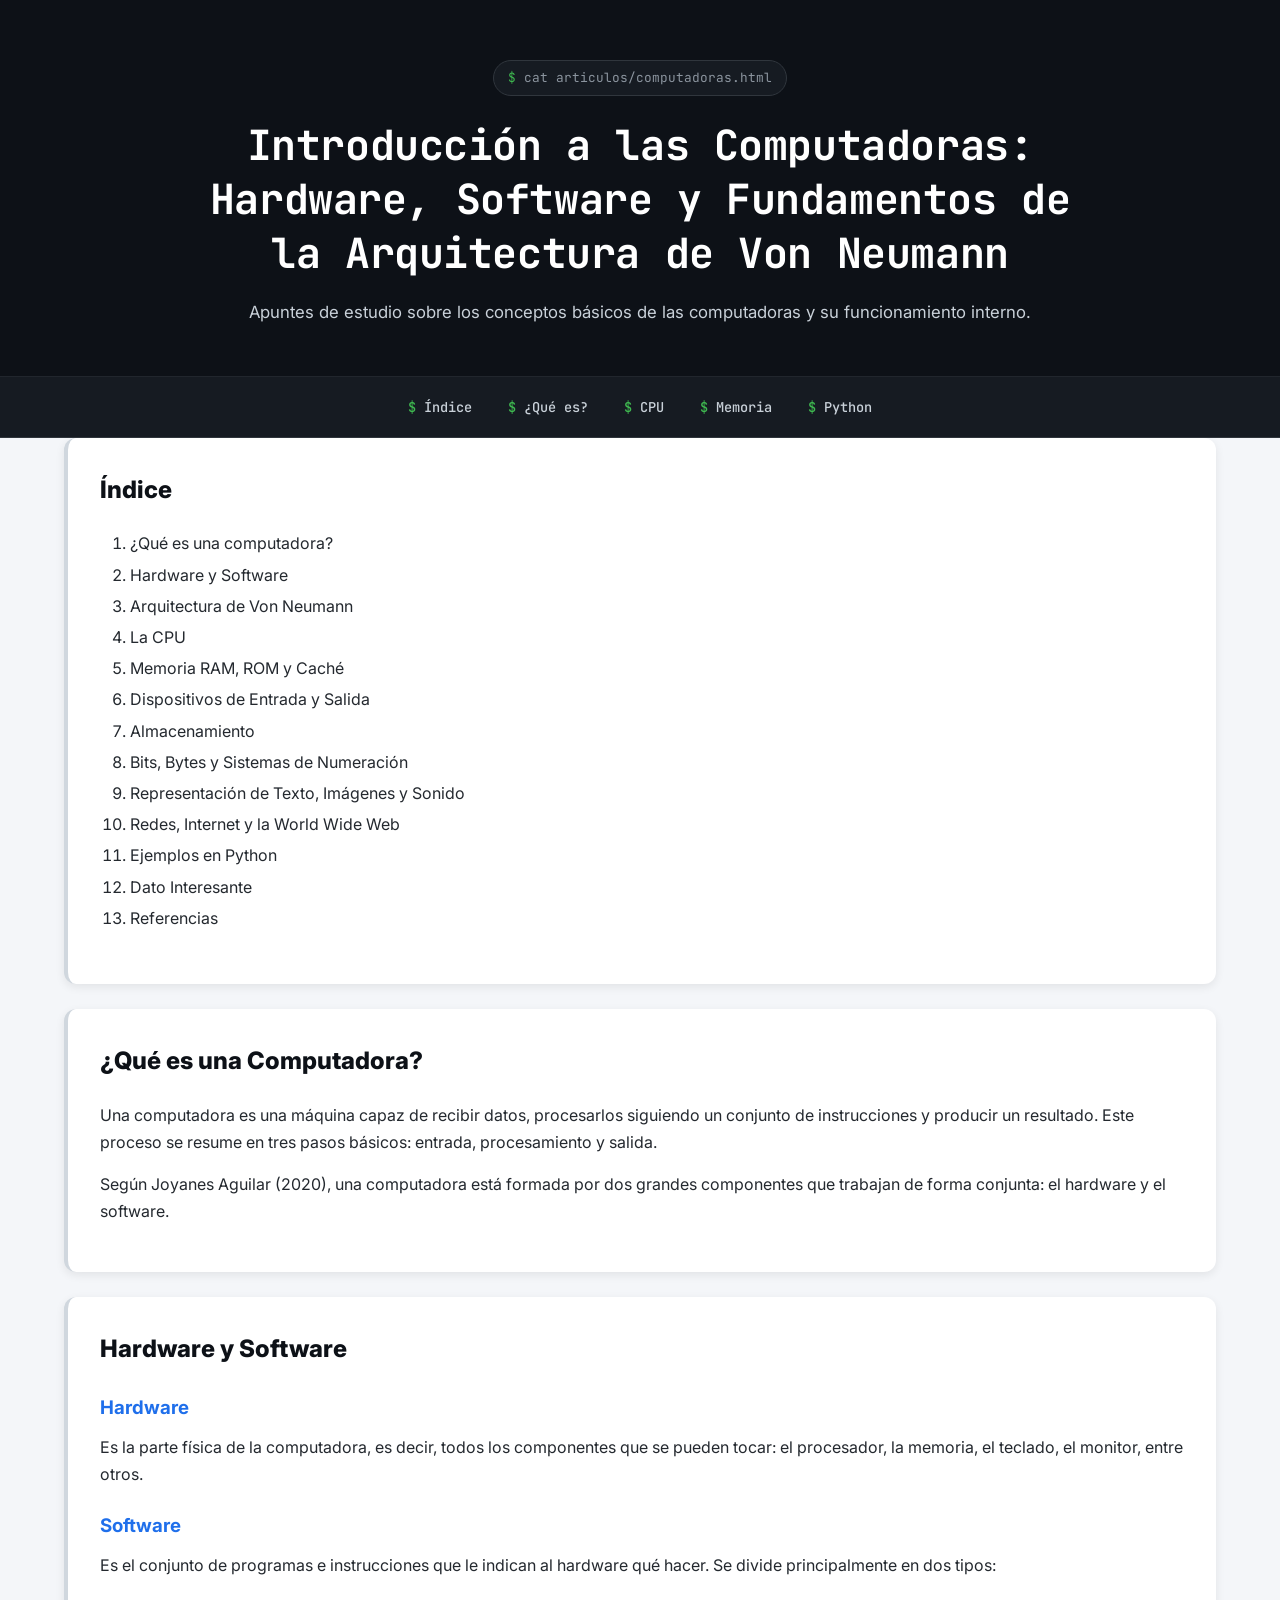
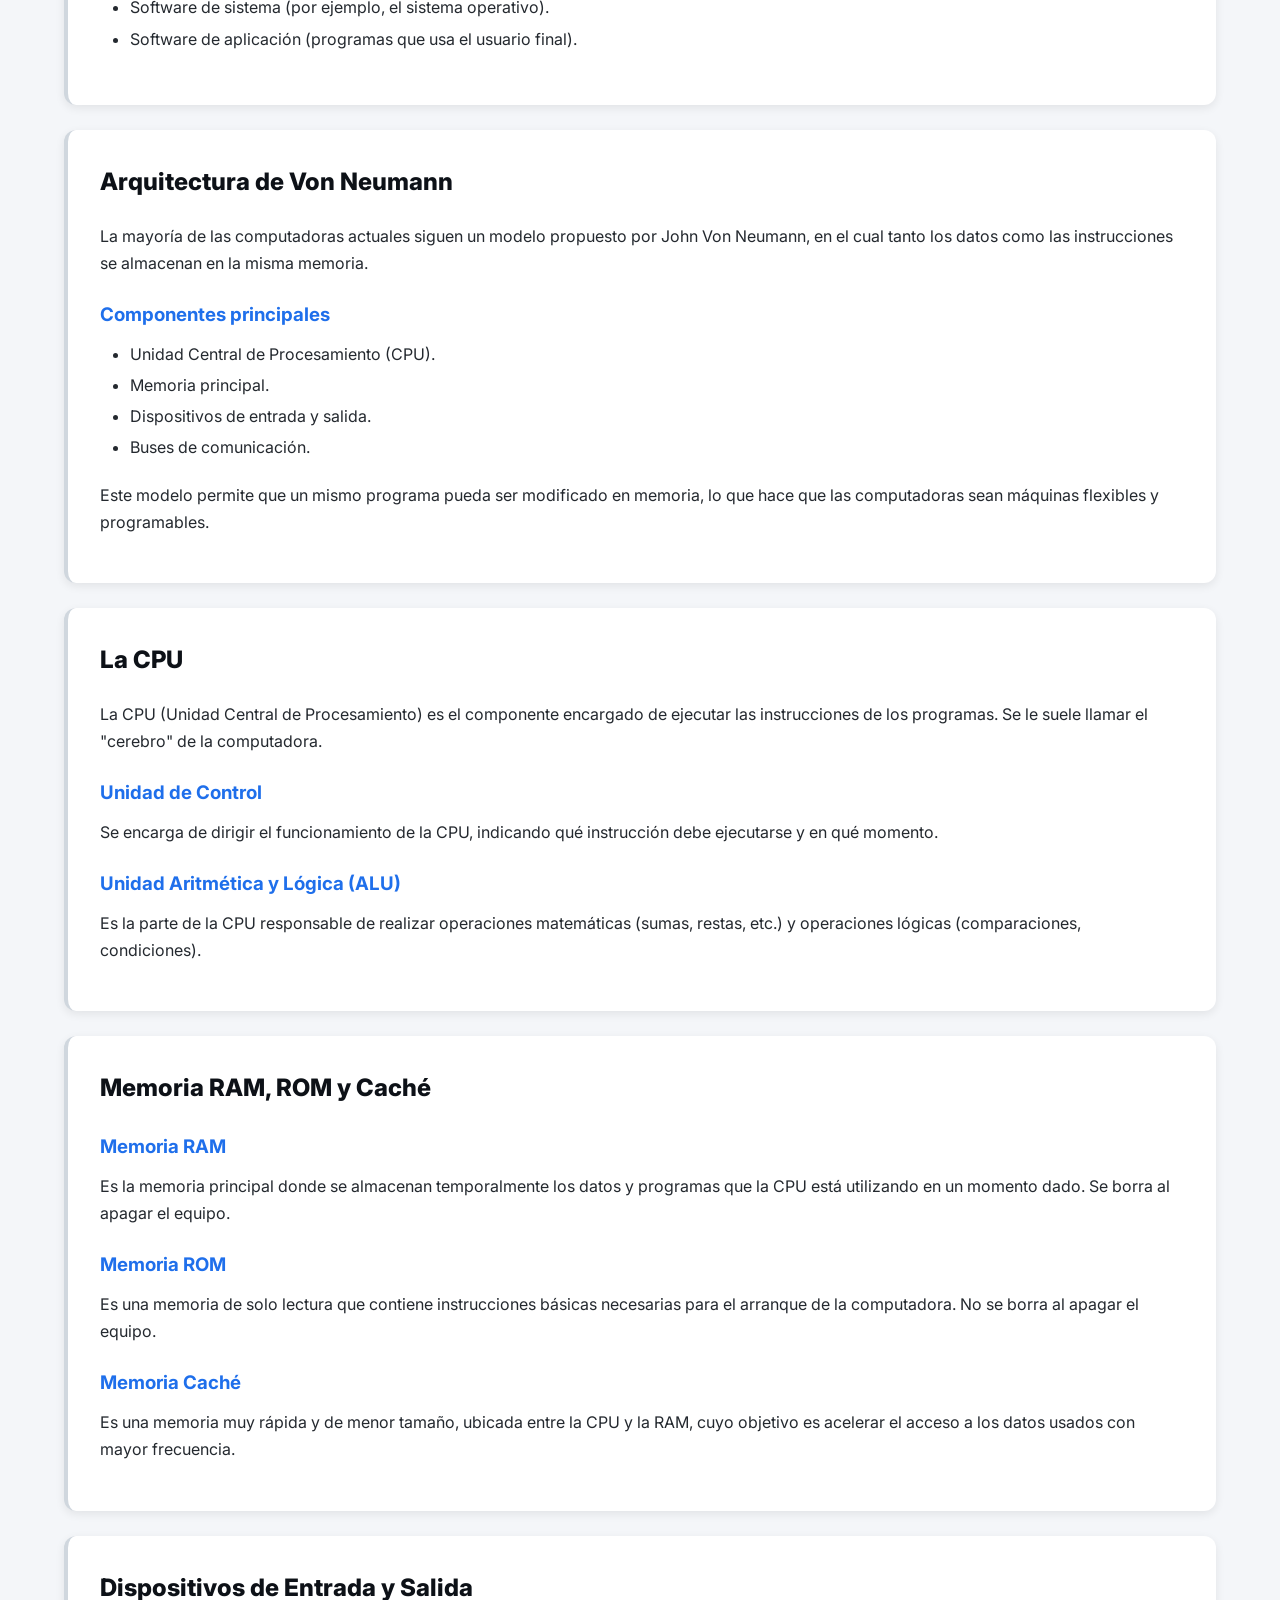
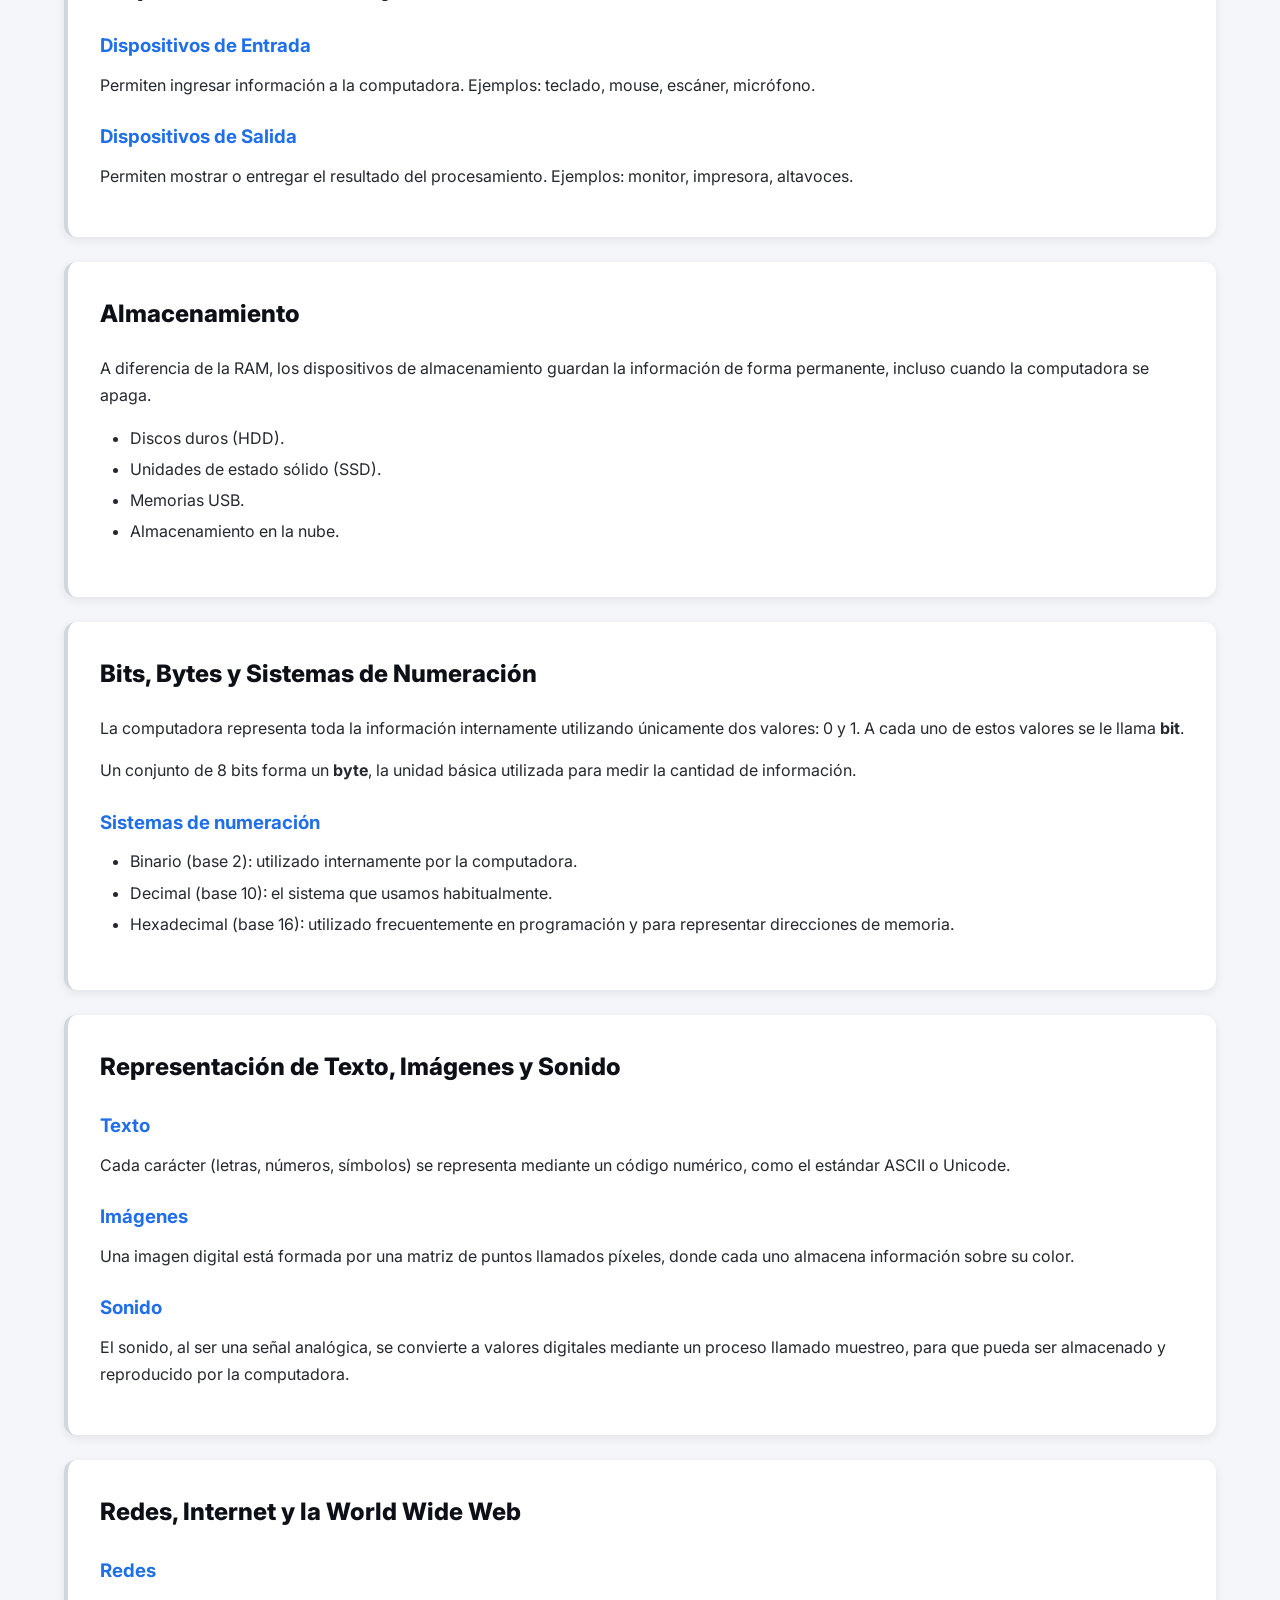
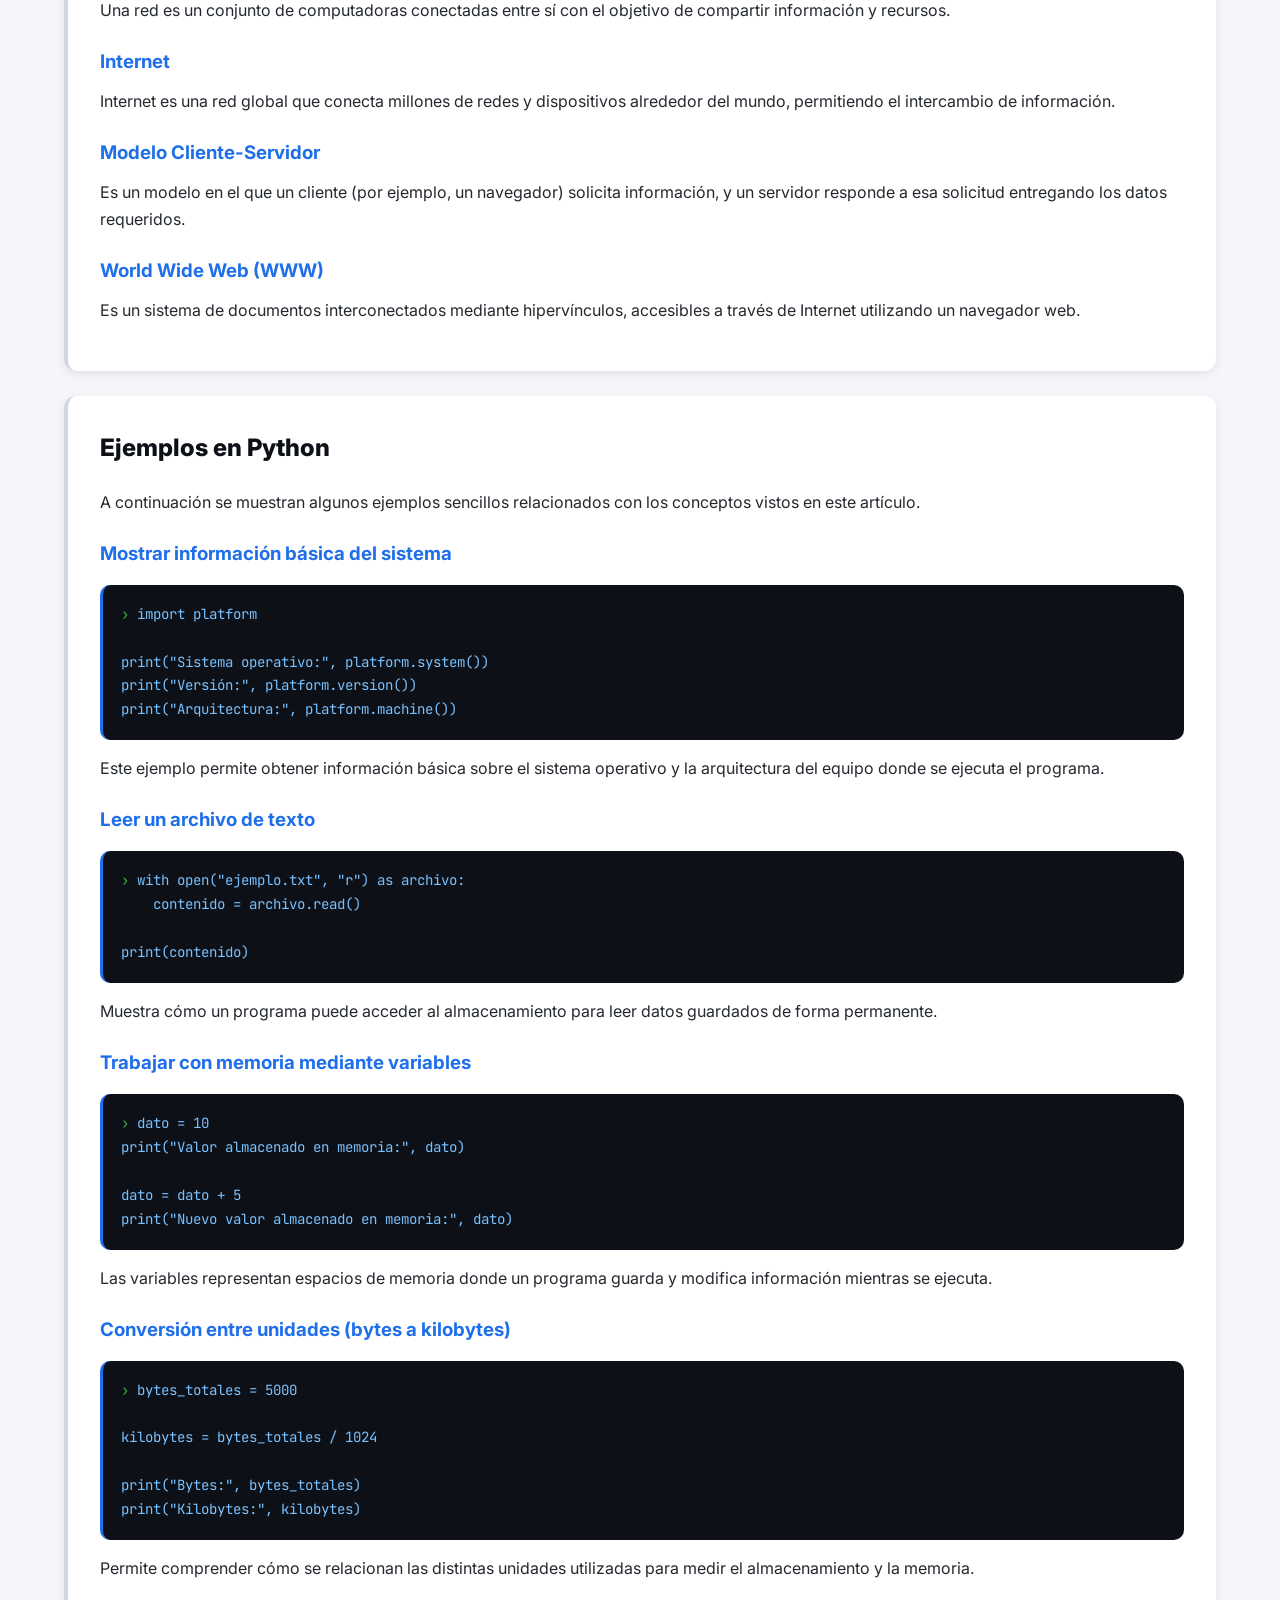
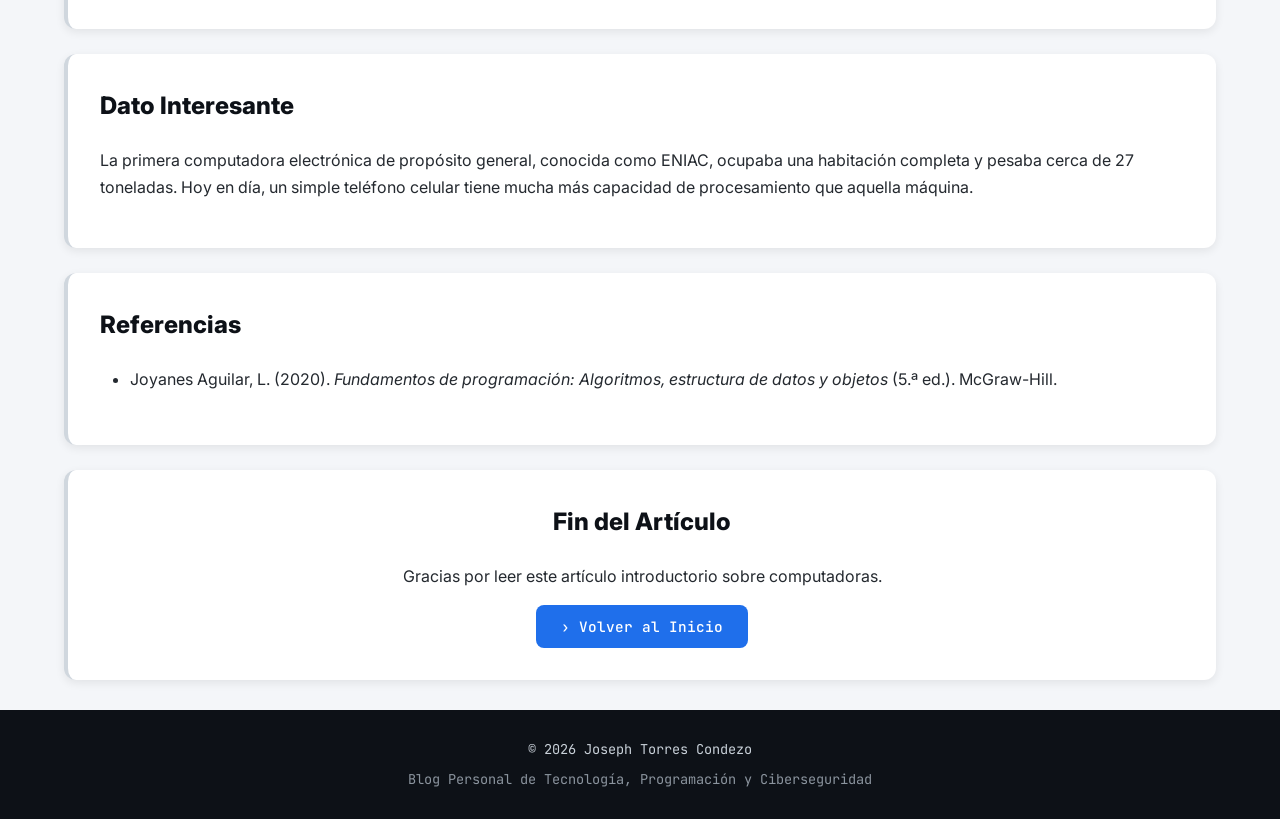
<file: articulos/computadoras.html>
<!DOCTYPE html>
<html lang="es">

<head>

    <meta charset="UTF-8">

    <meta name="viewport"
          content="width=device-width, initial-scale=1.0">

    <title>
        Introducción a las Computadoras
    </title>

    <link rel="stylesheet"
          href="../css/style.css">

</head>

<body>

<header>

    <p class="filepath">cat articulos/computadoras.html</p>

    <h1>
        Introducción a las Computadoras:
        Hardware, Software y Fundamentos
        de la Arquitectura de Von Neumann
    </h1>

    <p>
        Apuntes de estudio sobre los conceptos básicos
        de las computadoras y su funcionamiento interno.
    </p>

</header>

<nav>

    <ul>

        <li><a href="#indice">Índice</a></li>

        <li><a href="#que-es">¿Qué es?</a></li>

        <li><a href="#cpu">CPU</a></li>

        <li><a href="#memoria">Memoria</a></li>

        <li><a href="#python">Python</a></li>

    </ul>

</nav>

<main class="container">

<section class="card" id="indice">

<h2>Índice</h2>

<ol>

<li>¿Qué es una computadora?</li>

<li>Hardware y Software</li>

<li>Arquitectura de Von Neumann</li>

<li>La CPU</li>

<li>Memoria RAM, ROM y Caché</li>

<li>Dispositivos de Entrada y Salida</li>

<li>Almacenamiento</li>

<li>Bits, Bytes y Sistemas de Numeración</li>

<li>Representación de Texto, Imágenes y Sonido</li>

<li>Redes, Internet y la World Wide Web</li>

<li>Ejemplos en Python</li>

<li>Dato Interesante</li>

<li>Referencias</li>

</ol>

</section>

<section class="card" id="que-es">

<h2>
¿Qué es una Computadora?
</h2>

<p>

Una computadora es una máquina capaz de recibir datos,
procesarlos siguiendo un conjunto de instrucciones y
producir un resultado. Este proceso se resume en tres
pasos básicos: entrada, procesamiento y salida.

</p>

<p>

Según Joyanes Aguilar (2020), una computadora está
formada por dos grandes componentes que trabajan de
forma conjunta: el hardware y el software.

</p>

</section>

<section class="card">

<h2>
Hardware y Software
</h2>

<h3>
Hardware
</h3>

<p>

Es la parte física de la computadora, es decir, todos
los componentes que se pueden tocar: el procesador,
la memoria, el teclado, el monitor, entre otros.

</p>

<h3>
Software
</h3>

<p>

Es el conjunto de programas e instrucciones que le
indican al hardware qué hacer. Se divide principalmente
en dos tipos:

</p>

<ul>

<li>Software de sistema (por ejemplo, el sistema operativo).</li>

<li>Software de aplicación (programas que usa el usuario final).</li>

</ul>

</section>

<section class="card">

<h2>
Arquitectura de Von Neumann
</h2>

<p>

La mayoría de las computadoras actuales siguen un
modelo propuesto por John Von Neumann, en el cual
tanto los datos como las instrucciones se almacenan
en la misma memoria.

</p>

<h3>
Componentes principales
</h3>

<ul>

<li>Unidad Central de Procesamiento (CPU).</li>

<li>Memoria principal.</li>

<li>Dispositivos de entrada y salida.</li>

<li>Buses de comunicación.</li>

</ul>

<p>

Este modelo permite que un mismo programa pueda ser
modificado en memoria, lo que hace que las computadoras
sean máquinas flexibles y programables.

</p>

</section>

<section class="card" id="cpu">

<h2>
La CPU
</h2>

<p>

La CPU (Unidad Central de Procesamiento) es el
componente encargado de ejecutar las instrucciones
de los programas. Se le suele llamar el "cerebro"
de la computadora.

</p>

<h3>
Unidad de Control
</h3>

<p>

Se encarga de dirigir el funcionamiento de la CPU,
indicando qué instrucción debe ejecutarse y en qué
momento.

</p>

<h3>
Unidad Aritmética y Lógica (ALU)
</h3>

<p>

Es la parte de la CPU responsable de realizar
operaciones matemáticas (sumas, restas, etc.) y
operaciones lógicas (comparaciones, condiciones).

</p>

</section>

<section class="card" id="memoria">

<h2>
Memoria RAM, ROM y Caché
</h2>

<h3>
Memoria RAM
</h3>

<p>

Es la memoria principal donde se almacenan
temporalmente los datos y programas que la CPU
está utilizando en un momento dado. Se borra al
apagar el equipo.

</p>

<h3>
Memoria ROM
</h3>

<p>

Es una memoria de solo lectura que contiene
instrucciones básicas necesarias para el arranque
de la computadora. No se borra al apagar el equipo.

</p>

<h3>
Memoria Caché
</h3>

<p>

Es una memoria muy rápida y de menor tamaño,
ubicada entre la CPU y la RAM, cuyo objetivo es
acelerar el acceso a los datos usados con mayor
frecuencia.

</p>

</section>

<section class="card">

<h2>
Dispositivos de Entrada y Salida
</h2>

<h3>
Dispositivos de Entrada
</h3>

<p>

Permiten ingresar información a la computadora.
Ejemplos: teclado, mouse, escáner, micrófono.

</p>

<h3>
Dispositivos de Salida
</h3>

<p>

Permiten mostrar o entregar el resultado del
procesamiento. Ejemplos: monitor, impresora,
altavoces.

</p>

</section>

<section class="card">

<h2>
Almacenamiento
</h2>

<p>

A diferencia de la RAM, los dispositivos de
almacenamiento guardan la información de forma
permanente, incluso cuando la computadora se apaga.

</p>

<ul>

<li>Discos duros (HDD).</li>

<li>Unidades de estado sólido (SSD).</li>

<li>Memorias USB.</li>

<li>Almacenamiento en la nube.</li>

</ul>

</section>

<section class="card">

<h2>
Bits, Bytes y Sistemas de Numeración
</h2>

<p>

La computadora representa toda la información
internamente utilizando únicamente dos valores:
0 y 1. A cada uno de estos valores se le llama
<strong>bit</strong>.

</p>

<p>

Un conjunto de 8 bits forma un <strong>byte</strong>,
la unidad básica utilizada para medir la cantidad
de información.

</p>

<h3>
Sistemas de numeración
</h3>

<ul>

<li>Binario (base 2): utilizado internamente por la computadora.</li>

<li>Decimal (base 10): el sistema que usamos habitualmente.</li>

<li>Hexadecimal (base 16): utilizado frecuentemente en programación
y para representar direcciones de memoria.</li>

</ul>

</section>

<section class="card">

<h2>
Representación de Texto, Imágenes y Sonido
</h2>

<h3>
Texto
</h3>

<p>

Cada carácter (letras, números, símbolos) se
representa mediante un código numérico, como el
estándar ASCII o Unicode.

</p>

<h3>
Imágenes
</h3>

<p>

Una imagen digital está formada por una matriz de
puntos llamados píxeles, donde cada uno almacena
información sobre su color.

</p>

<h3>
Sonido
</h3>

<p>

El sonido, al ser una señal analógica, se convierte
a valores digitales mediante un proceso llamado
muestreo, para que pueda ser almacenado y
reproducido por la computadora.

</p>

</section>

<section class="card">

<h2>
Redes, Internet y la World Wide Web
</h2>

<h3>
Redes
</h3>

<p>

Una red es un conjunto de computadoras conectadas
entre sí con el objetivo de compartir información
y recursos.

</p>

<h3>
Internet
</h3>

<p>

Internet es una red global que conecta millones de
redes y dispositivos alrededor del mundo, permitiendo
el intercambio de información.

</p>

<h3>
Modelo Cliente-Servidor
</h3>

<p>

Es un modelo en el que un cliente (por ejemplo, un
navegador) solicita información, y un servidor
responde a esa solicitud entregando los datos
requeridos.

</p>

<h3>
World Wide Web (WWW)
</h3>

<p>

Es un sistema de documentos interconectados
mediante hipervínculos, accesibles a través de
Internet utilizando un navegador web.

</p>

</section>

<section class="card" id="python">

<h2>
Ejemplos en Python
</h2>

<p>

A continuación se muestran algunos ejemplos
sencillos relacionados con los conceptos vistos
en este artículo.

</p>

<h3>
Mostrar información básica del sistema
</h3>

<pre>
import platform

print("Sistema operativo:", platform.system())
print("Versión:", platform.version())
print("Arquitectura:", platform.machine())
</pre>

<p>

Este ejemplo permite obtener información básica
sobre el sistema operativo y la arquitectura del
equipo donde se ejecuta el programa.

</p>

<h3>
Leer un archivo de texto
</h3>

<pre>
with open("ejemplo.txt", "r") as archivo:
    contenido = archivo.read()

print(contenido)
</pre>

<p>

Muestra cómo un programa puede acceder al
almacenamiento para leer datos guardados de
forma permanente.

</p>

<h3>
Trabajar con memoria mediante variables
</h3>

<pre>
dato = 10
print("Valor almacenado en memoria:", dato)

dato = dato + 5
print("Nuevo valor almacenado en memoria:", dato)
</pre>

<p>

Las variables representan espacios de memoria
donde un programa guarda y modifica información
mientras se ejecuta.

</p>

<h3>
Conversión entre unidades (bytes a kilobytes)
</h3>

<pre>
bytes_totales = 5000

kilobytes = bytes_totales / 1024

print("Bytes:", bytes_totales)
print("Kilobytes:", kilobytes)
</pre>

<p>

Permite comprender cómo se relacionan las
distintas unidades utilizadas para medir el
almacenamiento y la memoria.

</p>

</section>

<section class="card">

<h2>
Dato Interesante
</h2>

<p>

La primera computadora electrónica de propósito
general, conocida como ENIAC, ocupaba una habitación
completa y pesaba cerca de 27 toneladas. Hoy en día,
un simple teléfono celular tiene mucha más capacidad
de procesamiento que aquella máquina.

</p>

</section>

<section class="card">

<h2>
Referencias
</h2>

<ul>

<li>

Joyanes Aguilar, L. (2020).
<em>
Fundamentos de programación: Algoritmos,
estructura de datos y objetos
</em>
(5.ª ed.). McGraw-Hill.

</li>

</ul>

</section>

<section class="card" style="text-align:center;">

<h2>
Fin del Artículo
</h2>

<p>

Gracias por leer este artículo introductorio
sobre computadoras.

</p>

<a href="../index.html">

<button>
Volver al Inicio
</button>

</a>

</section>

</main>

<footer>

<p>
© 2026 Joseph Torres Condezo
</p>

<p>
Blog Personal de Tecnología, Programación y Ciberseguridad
</p>

</footer>

</body>
</html>
</file>
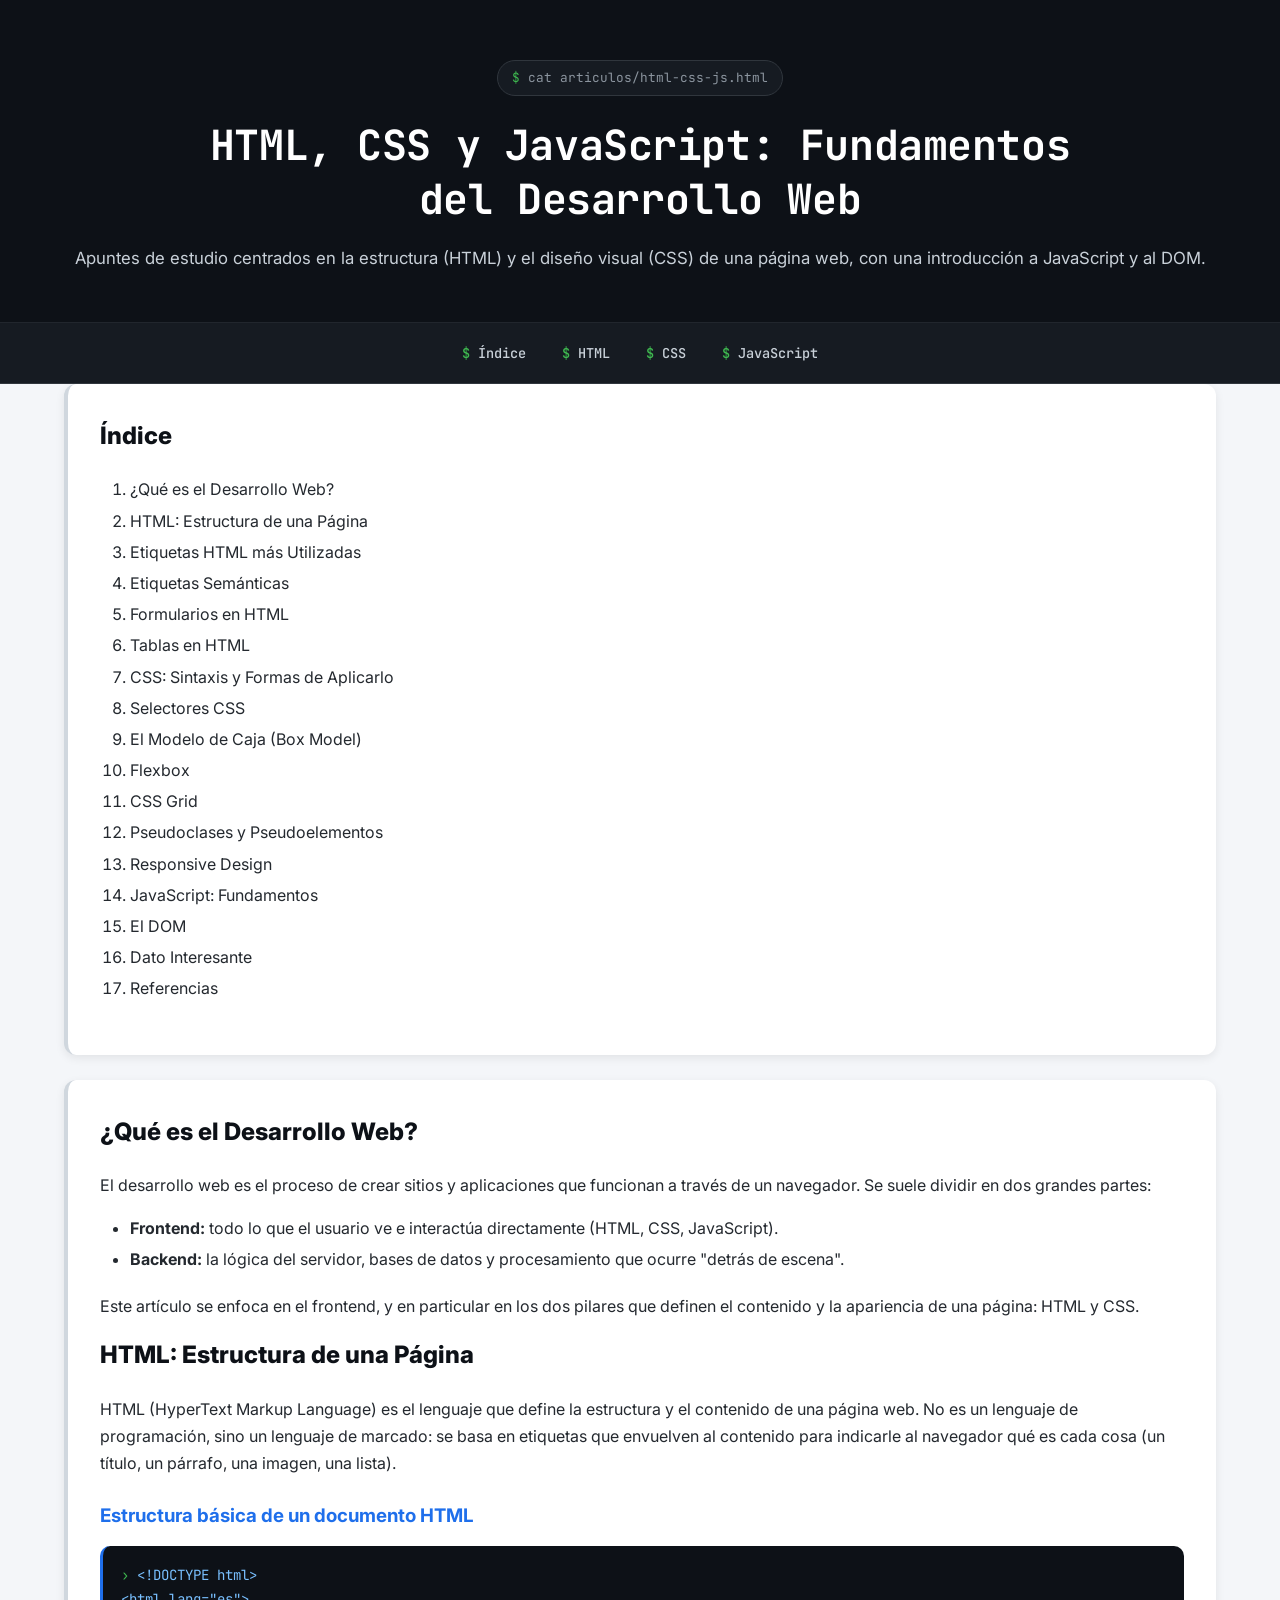
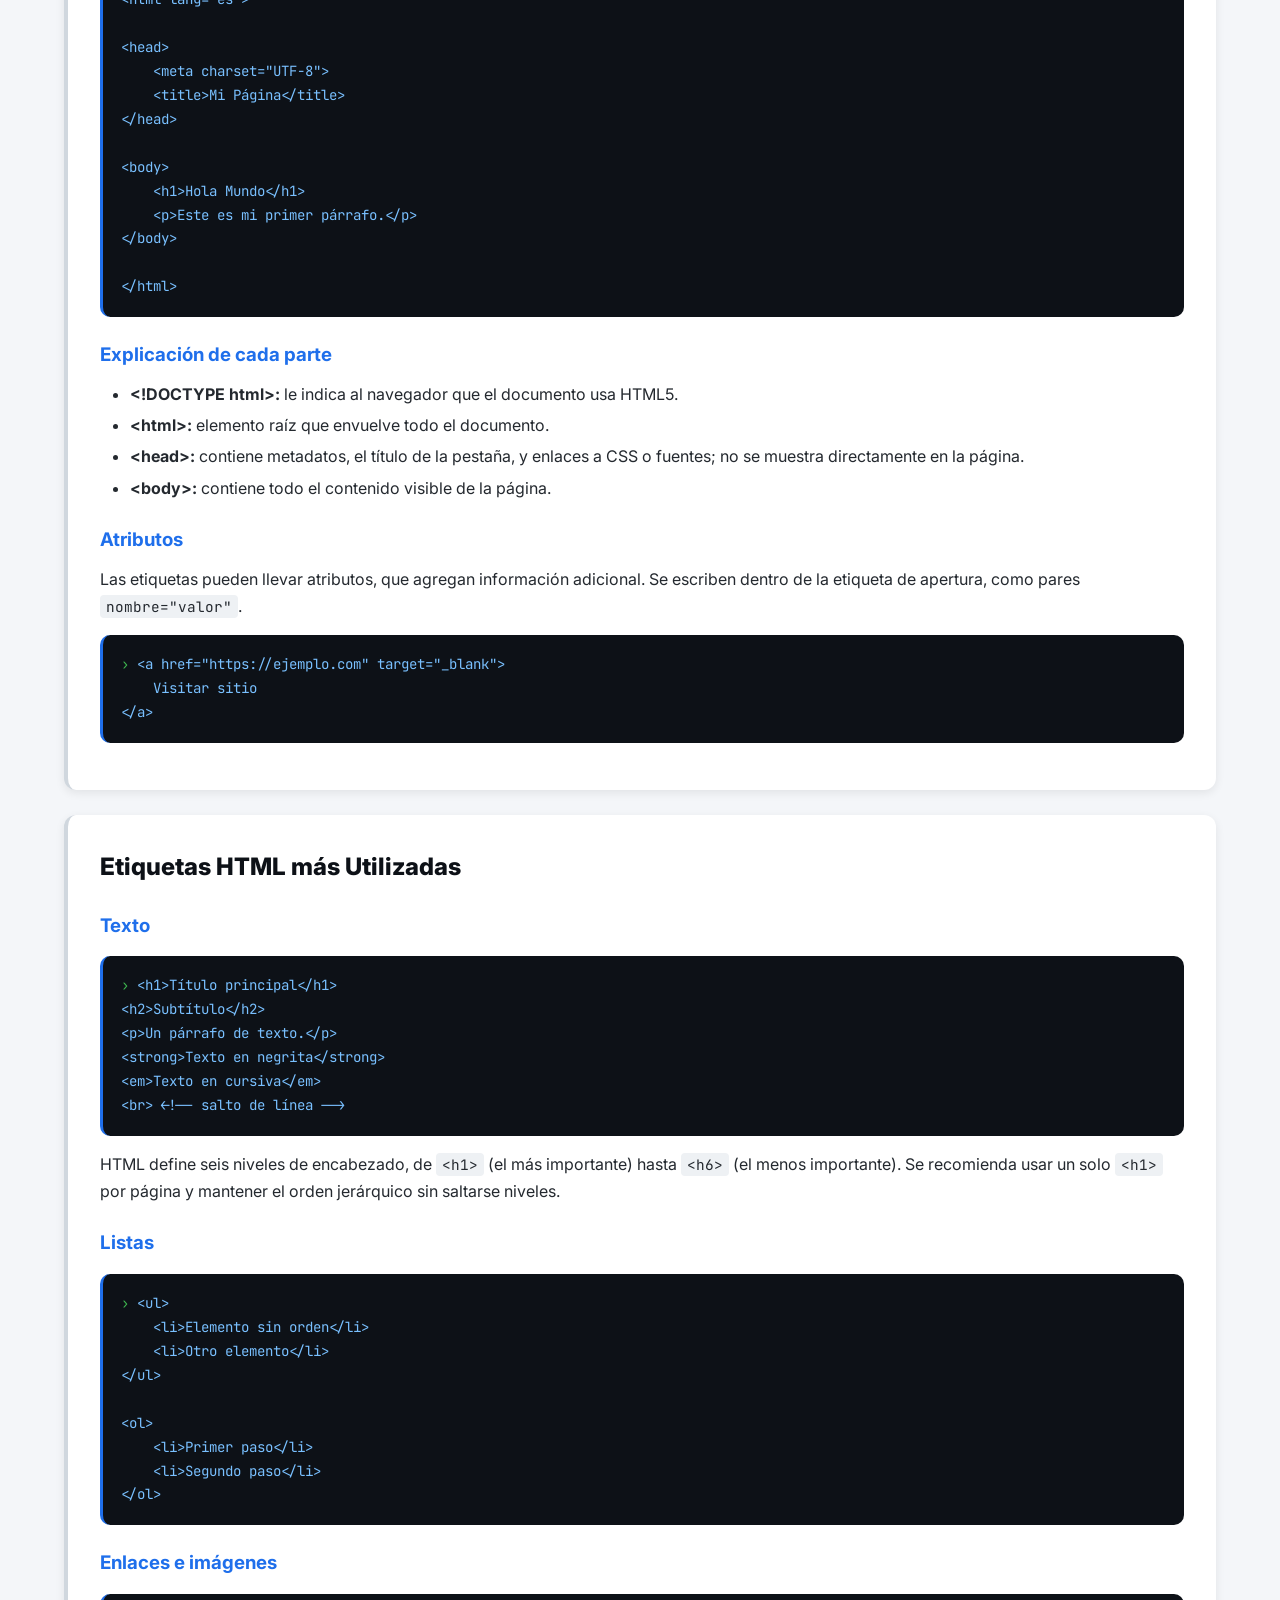
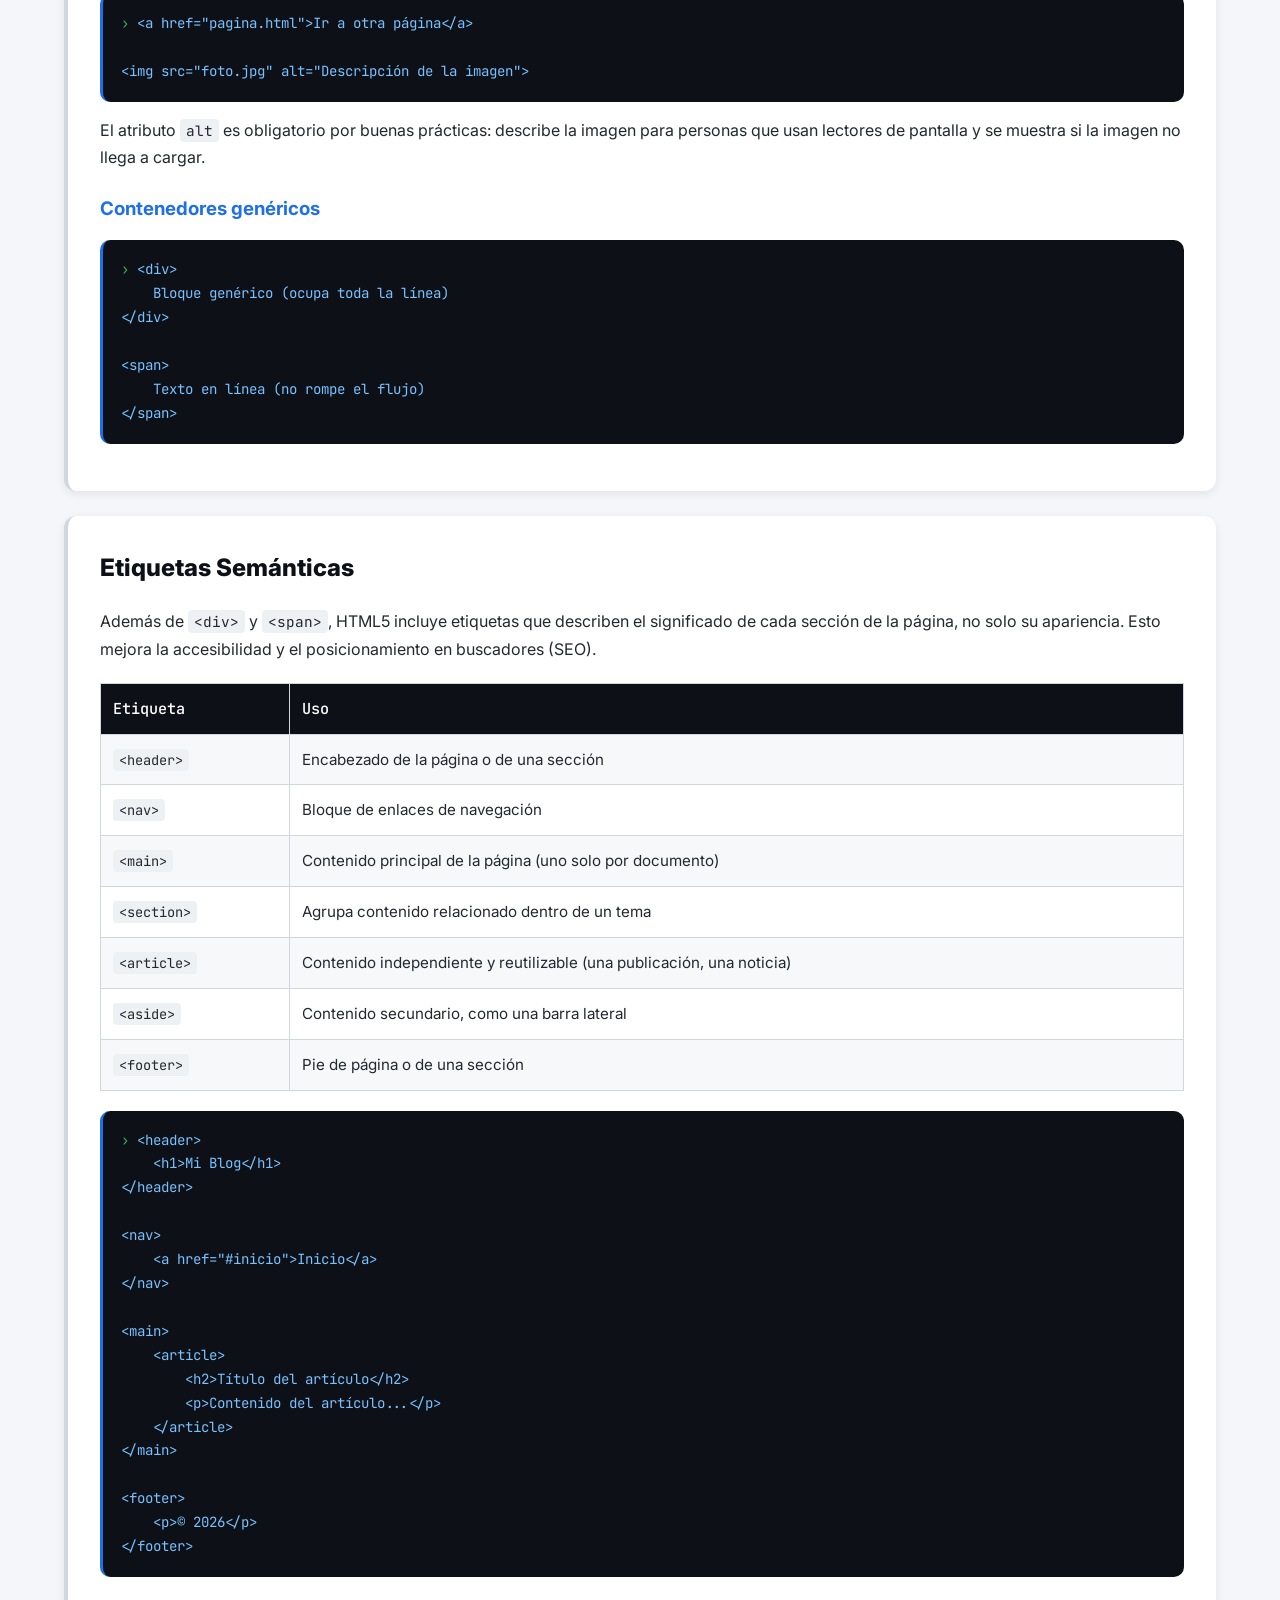
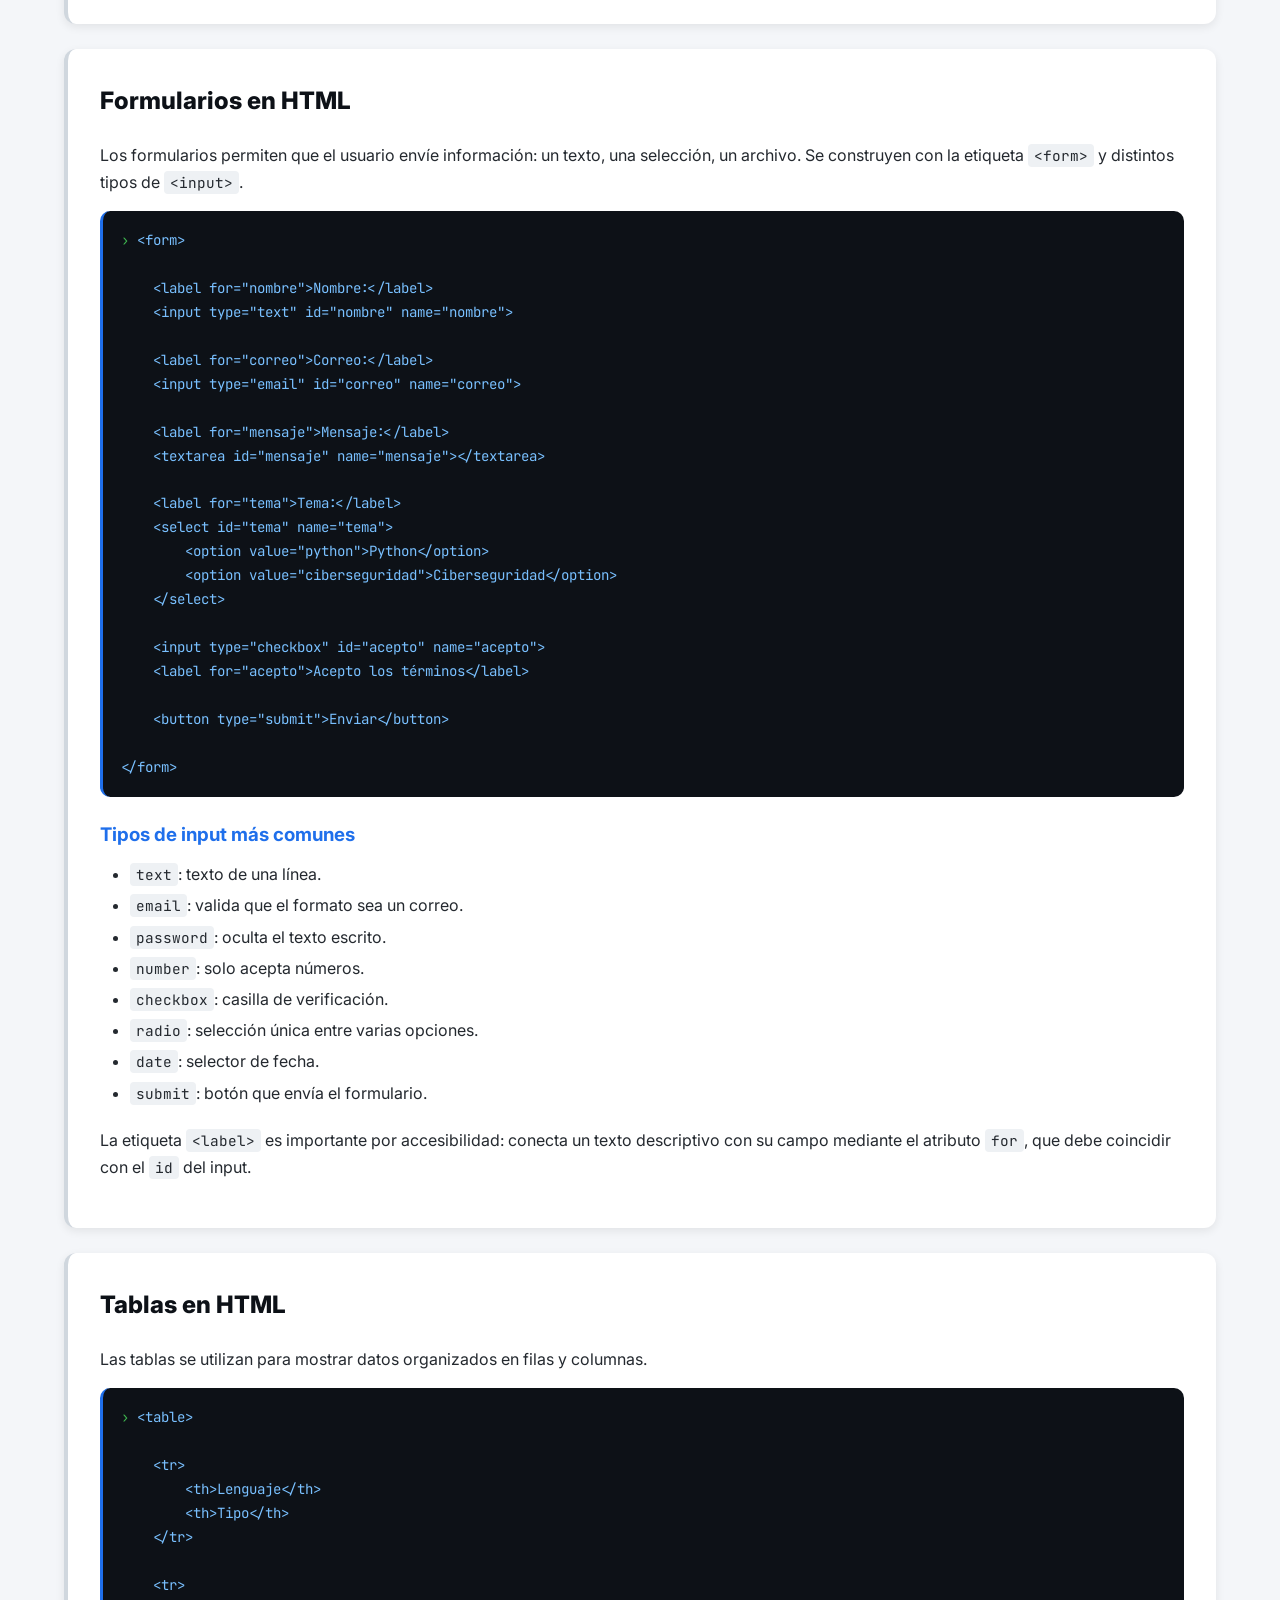
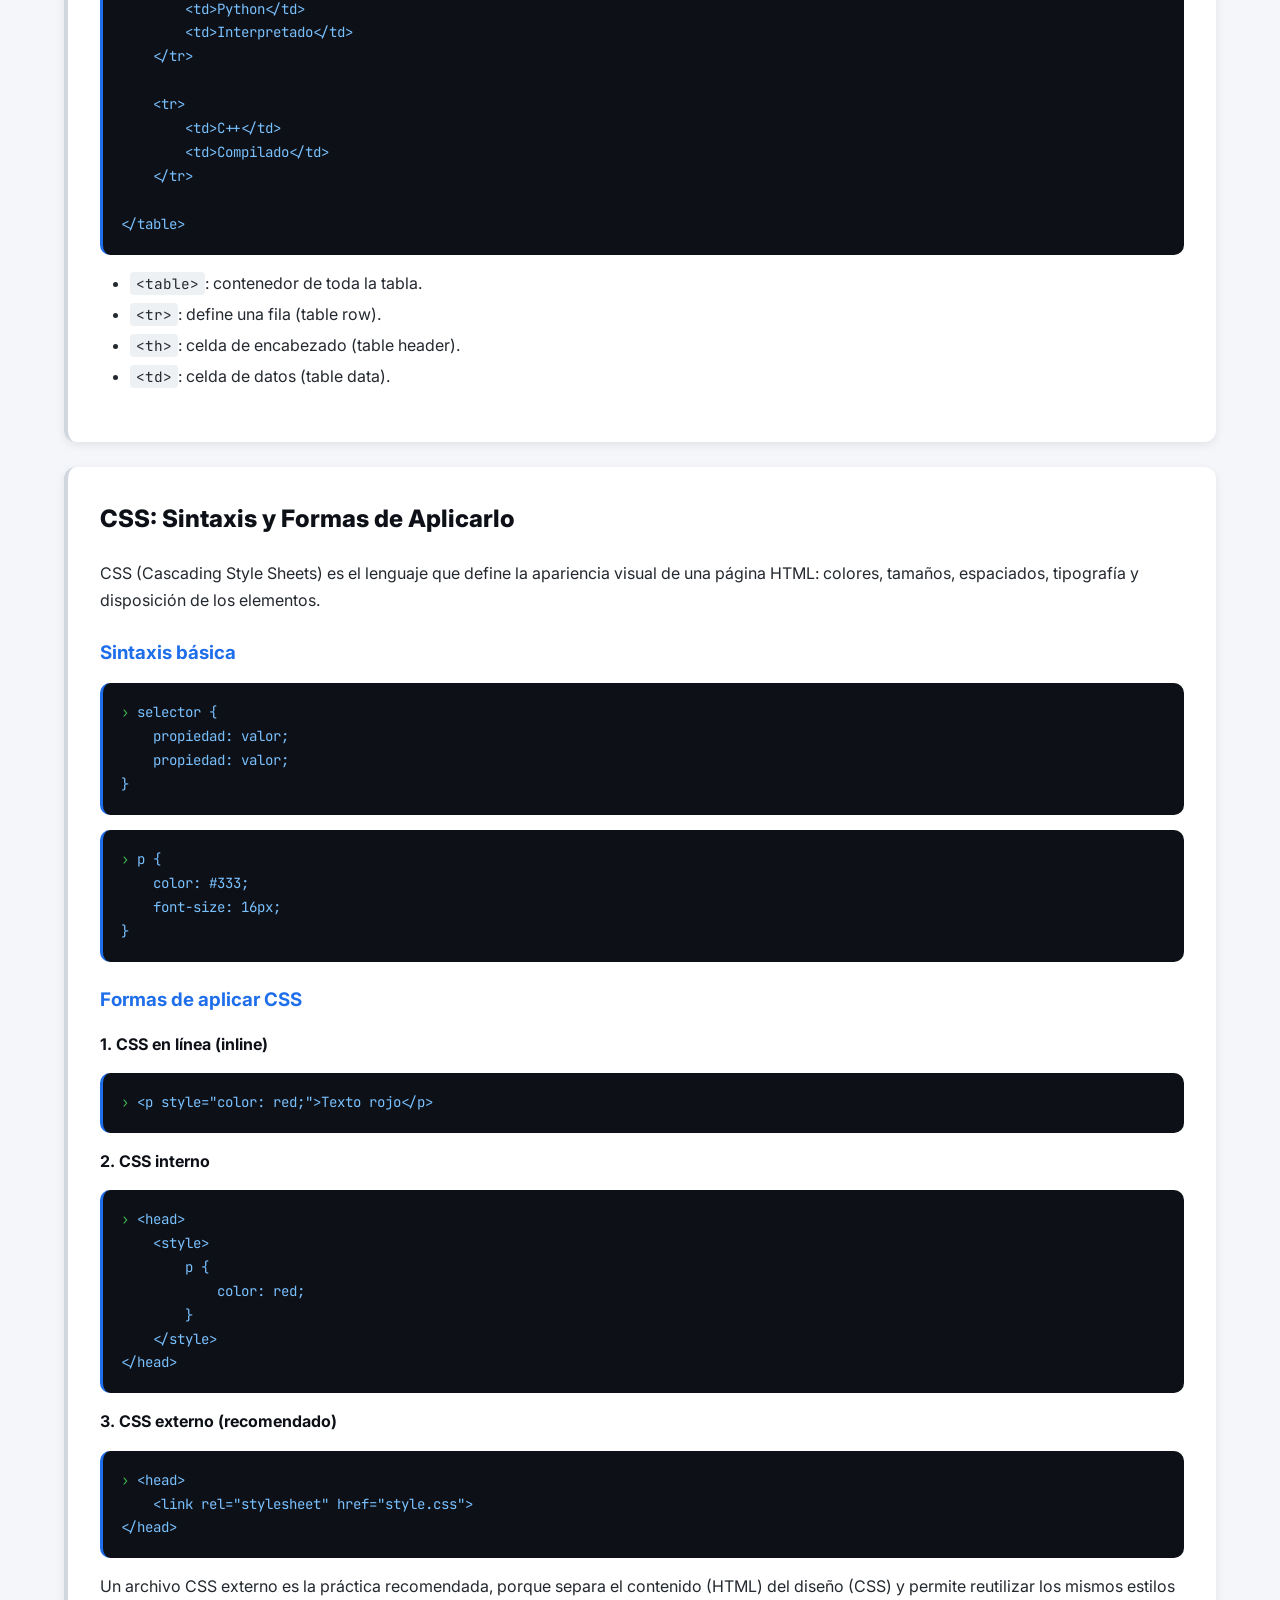
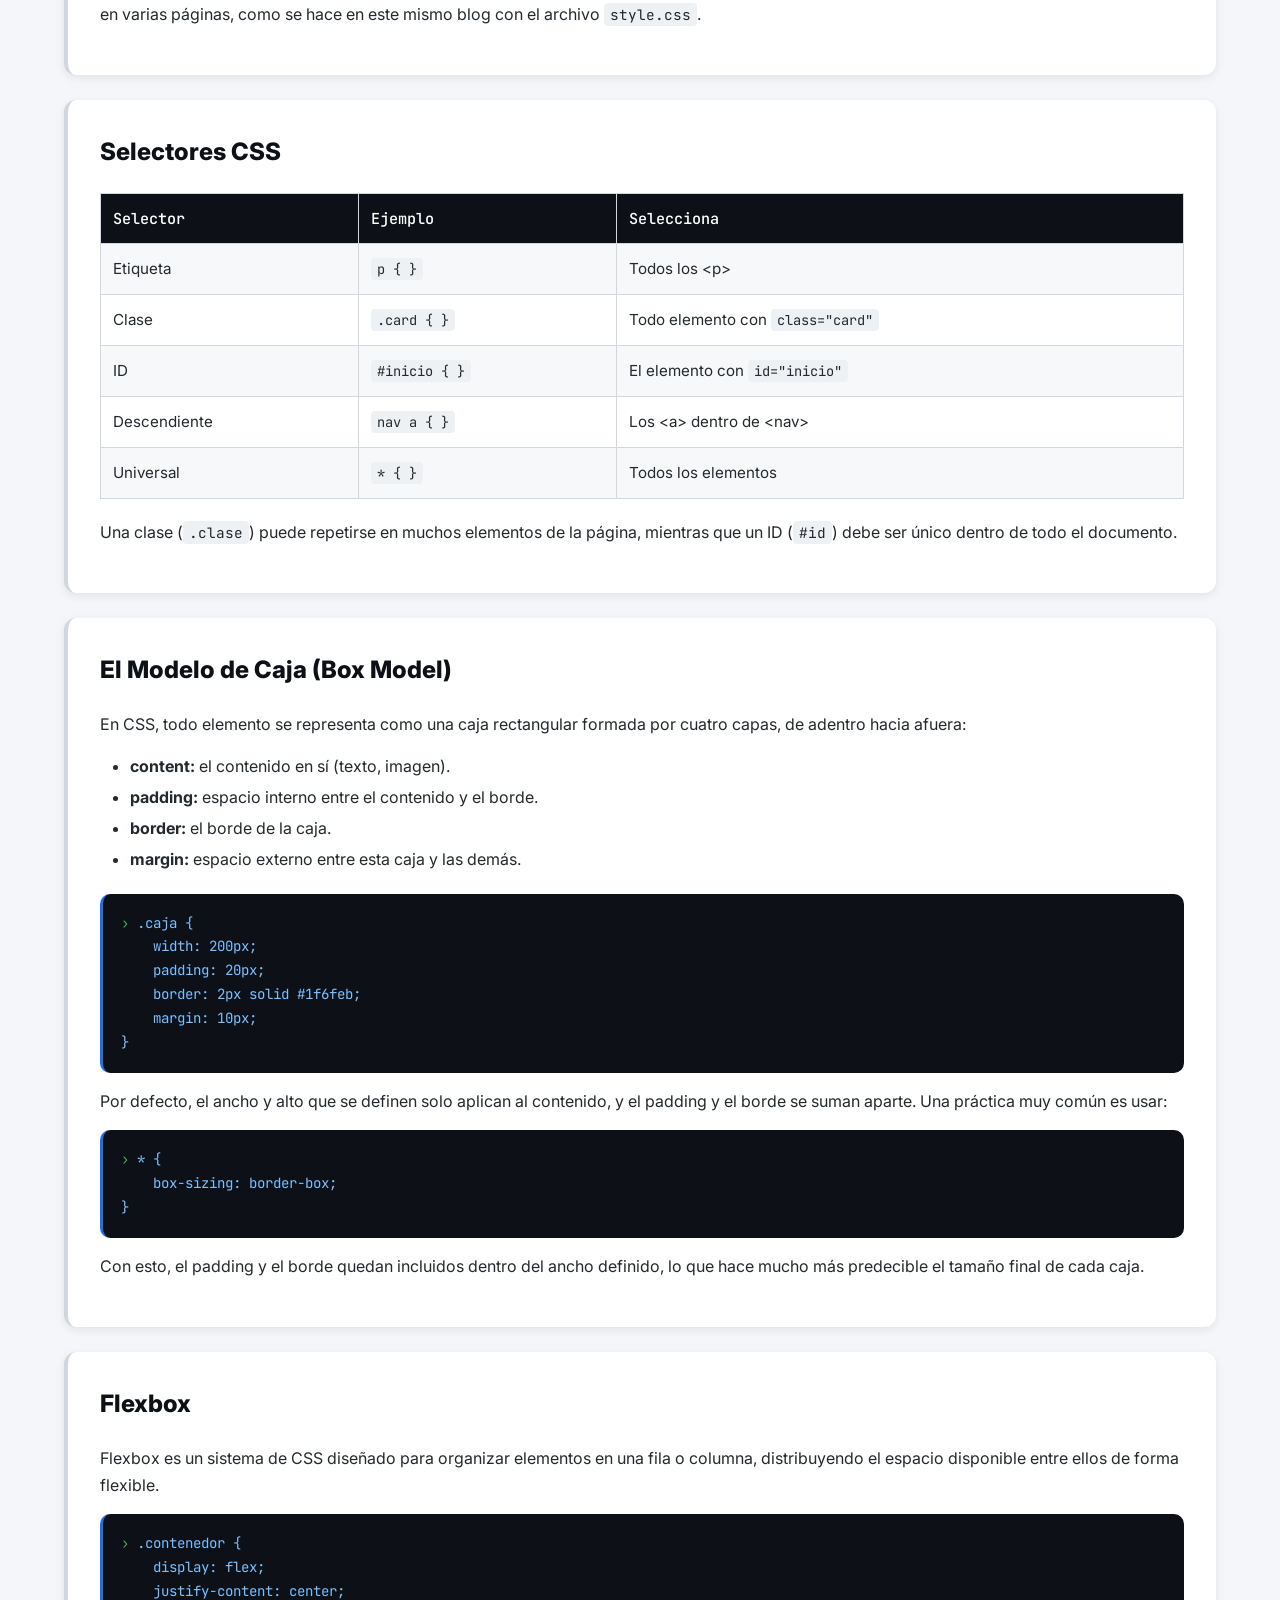
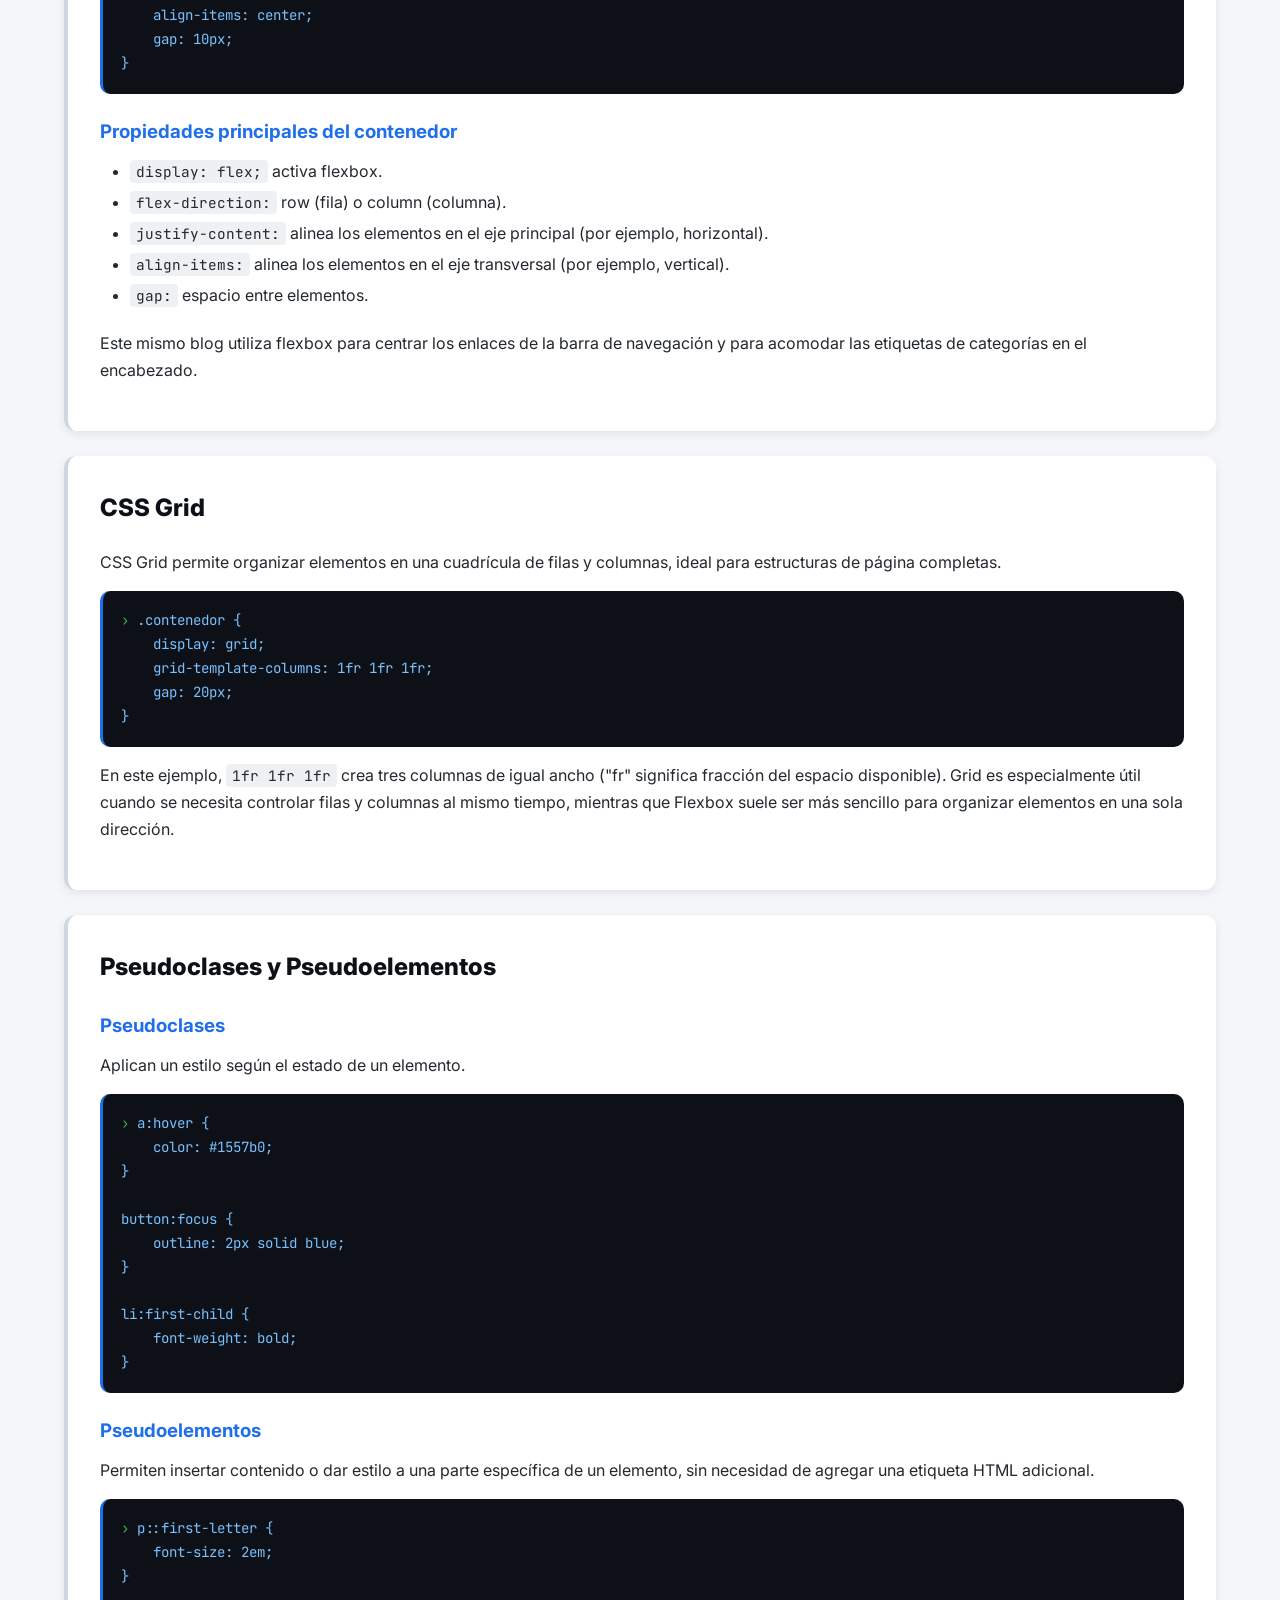
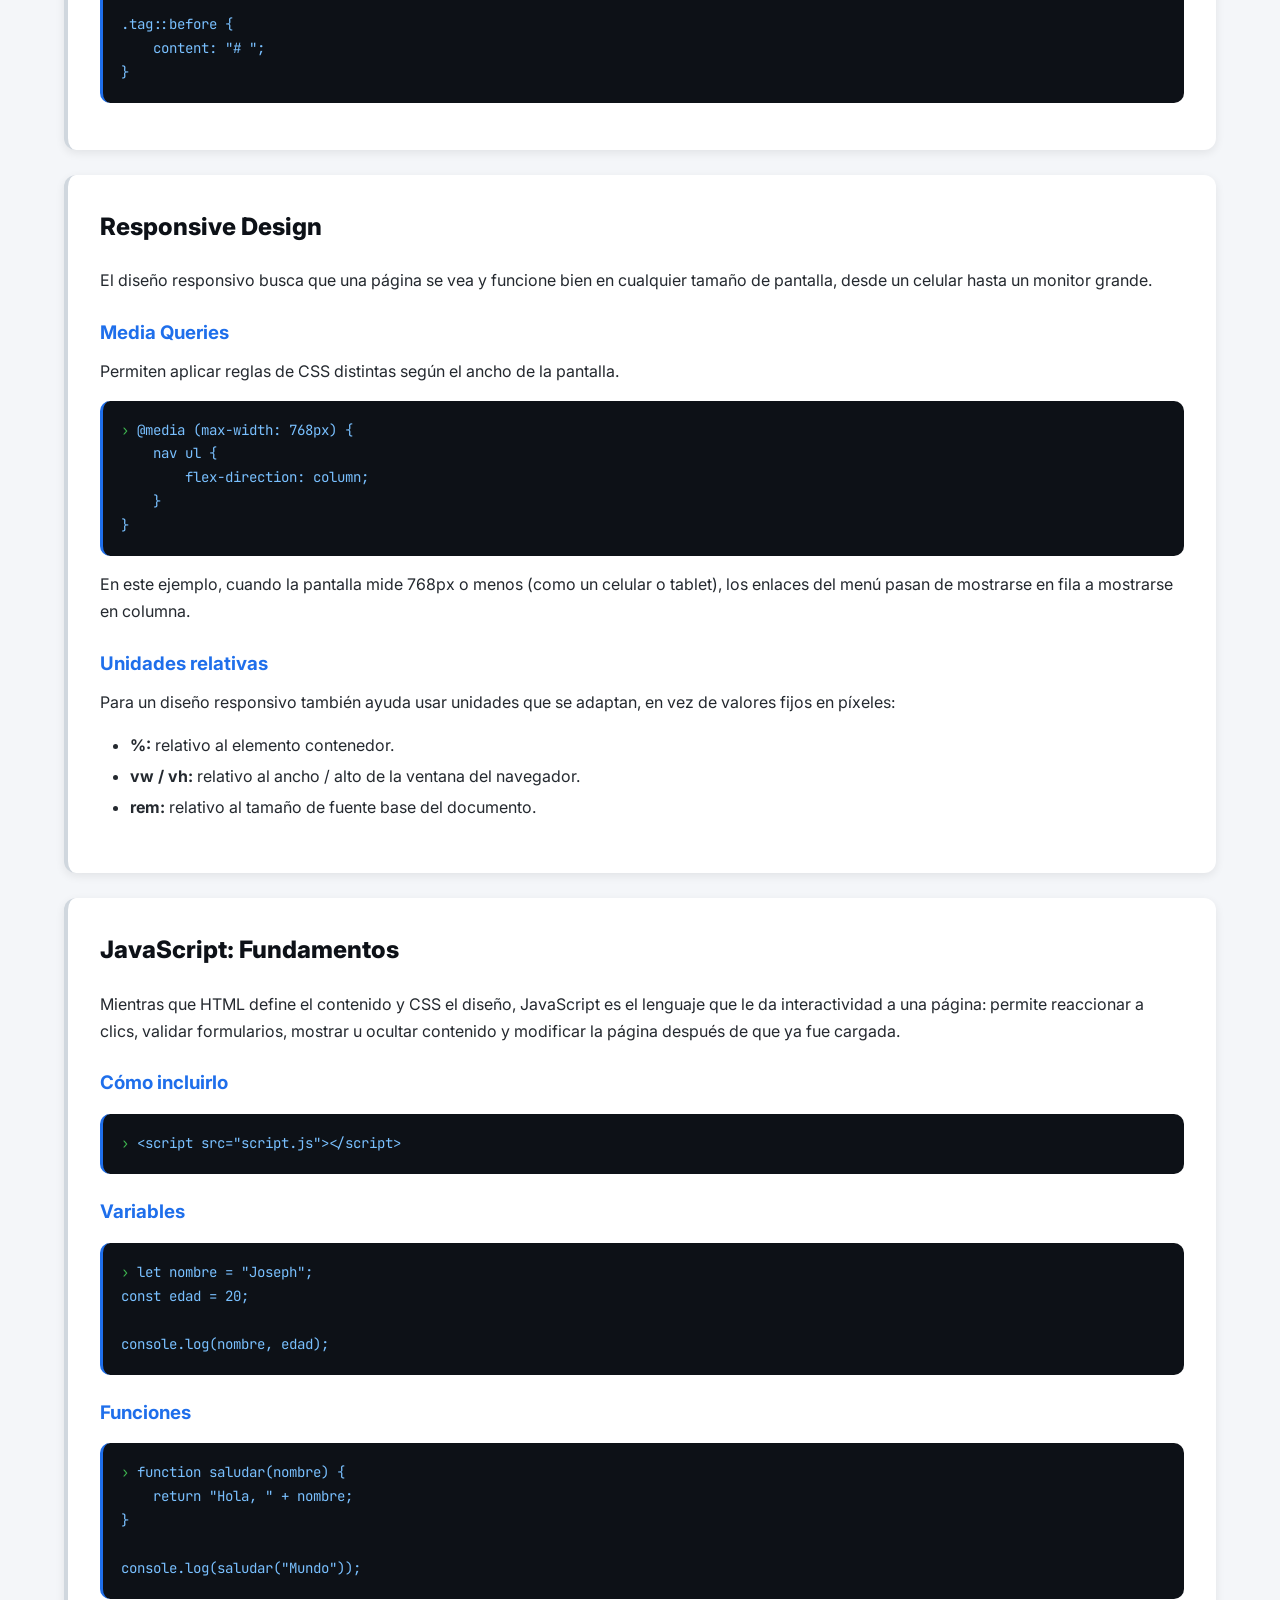
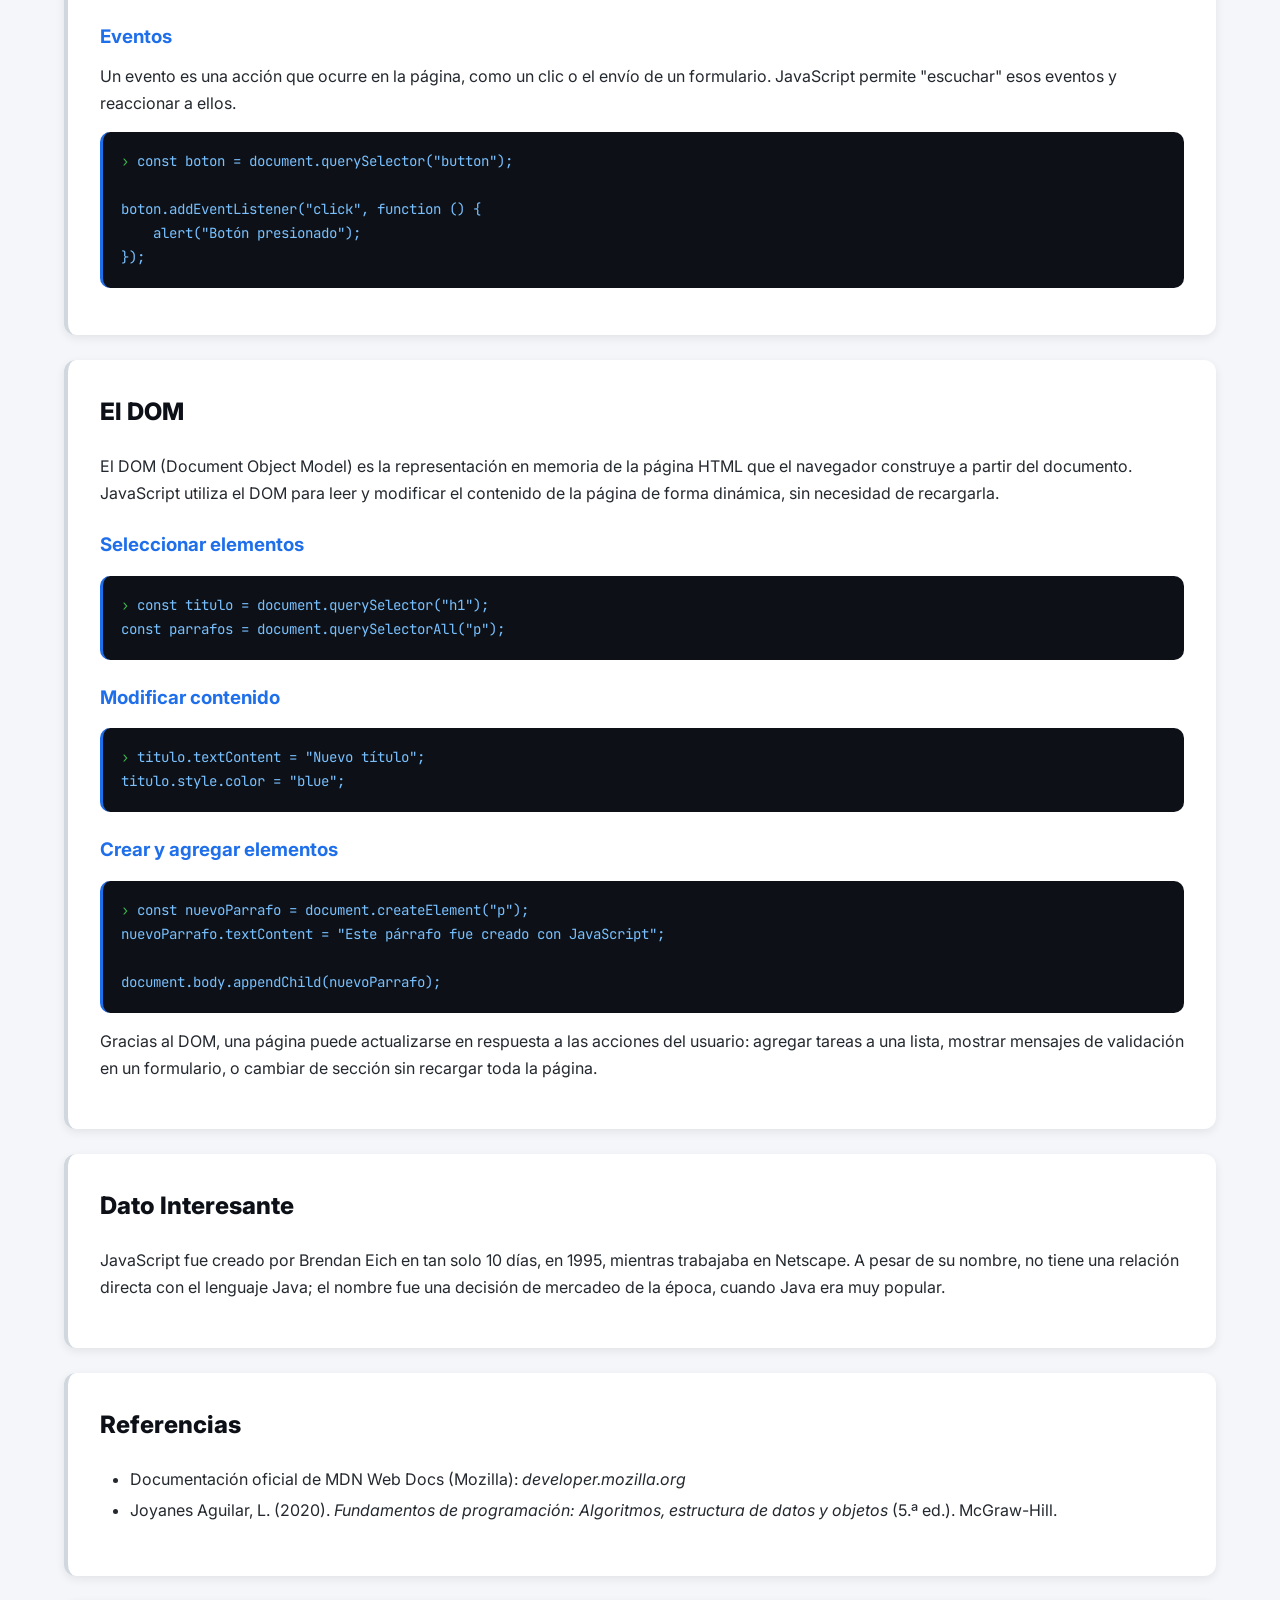
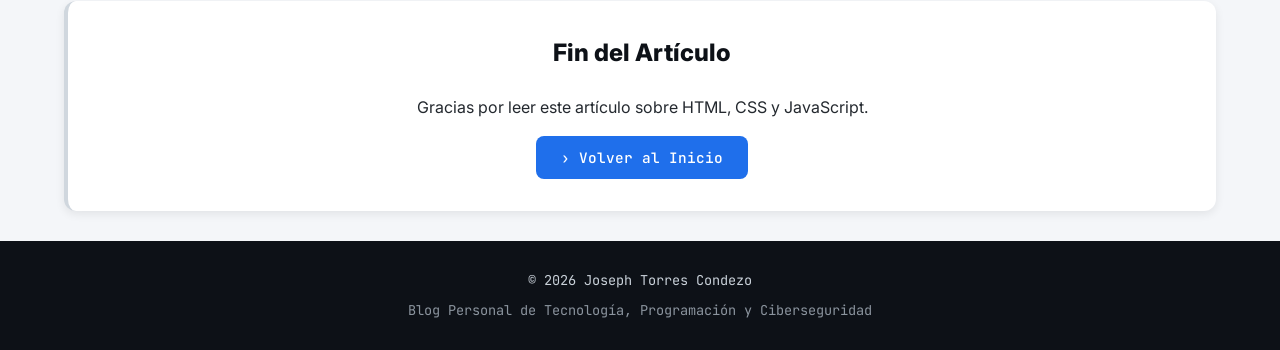
<file: articulos/html-css-js.html>
<!DOCTYPE html>
<html lang="es">

<head>

    <meta charset="UTF-8">

    <meta name="viewport"
          content="width=device-width, initial-scale=1.0">

    <title>
        HTML, CSS y JavaScript
    </title>

    <link rel="stylesheet"
          href="../css/style.css">

</head>

<body>

<header>

    <p class="filepath">cat articulos/html-css-js.html</p>

    <h1>
        HTML, CSS y JavaScript:
        Fundamentos del Desarrollo Web
    </h1>

    <p>
        Apuntes de estudio centrados en la estructura (HTML)
        y el diseño visual (CSS) de una página web, con una
        introducción a JavaScript y al DOM.
    </p>

</header>

<nav>

    <ul>

        <li><a href="#indice">Índice</a></li>

        <li><a href="#html">HTML</a></li>

        <li><a href="#css">CSS</a></li>

        <li><a href="#javascript">JavaScript</a></li>

    </ul>

</nav>

<main class="container">

<section class="card" id="indice">

<h2>Índice</h2>

<ol>

<li>¿Qué es el Desarrollo Web?</li>

<li>HTML: Estructura de una Página</li>

<li>Etiquetas HTML más Utilizadas</li>

<li>Etiquetas Semánticas</li>

<li>Formularios en HTML</li>

<li>Tablas en HTML</li>

<li>CSS: Sintaxis y Formas de Aplicarlo</li>

<li>Selectores CSS</li>

<li>El Modelo de Caja (Box Model)</li>

<li>Flexbox</li>

<li>CSS Grid</li>

<li>Pseudoclases y Pseudoelementos</li>

<li>Responsive Design</li>

<li>JavaScript: Fundamentos</li>

<li>El DOM</li>

<li>Dato Interesante</li>

<li>Referencias</li>

</ol>

</section>

<section class="card" id="html">

<h2>
¿Qué es el Desarrollo Web?
</h2>

<p>

El desarrollo web es el proceso de crear sitios y
aplicaciones que funcionan a través de un navegador.
Se suele dividir en dos grandes partes:

</p>

<ul>

<li><strong>Frontend:</strong> todo lo que el usuario ve e interactúa directamente (HTML, CSS, JavaScript).</li>

<li><strong>Backend:</strong> la lógica del servidor, bases de datos y procesamiento que ocurre "detrás de escena".</li>

</ul>

<p>

Este artículo se enfoca en el frontend, y en
particular en los dos pilares que definen el
contenido y la apariencia de una página: HTML y CSS.

</p>

<h2>
HTML: Estructura de una Página
</h2>

<p>

HTML (HyperText Markup Language) es el lenguaje que
define la estructura y el contenido de una página web.
No es un lenguaje de programación, sino un lenguaje de
marcado: se basa en etiquetas que envuelven al
contenido para indicarle al navegador qué es cada
cosa (un título, un párrafo, una imagen, una lista).

</p>

<h3>
Estructura básica de un documento HTML
</h3>

<pre>
&lt;!DOCTYPE html&gt;
&lt;html lang="es"&gt;

&lt;head&gt;
    &lt;meta charset="UTF-8"&gt;
    &lt;title&gt;Mi Página&lt;/title&gt;
&lt;/head&gt;

&lt;body&gt;
    &lt;h1&gt;Hola Mundo&lt;/h1&gt;
    &lt;p&gt;Este es mi primer párrafo.&lt;/p&gt;
&lt;/body&gt;

&lt;/html&gt;
</pre>

<h3>
Explicación de cada parte
</h3>

<ul>

<li><strong>&lt;!DOCTYPE html&gt;:</strong> le indica al navegador que el documento usa HTML5.</li>

<li><strong>&lt;html&gt;:</strong> elemento raíz que envuelve todo el documento.</li>

<li><strong>&lt;head&gt;:</strong> contiene metadatos, el título de la pestaña, y enlaces a CSS o fuentes; no se muestra directamente en la página.</li>

<li><strong>&lt;body&gt;:</strong> contiene todo el contenido visible de la página.</li>

</ul>

<h3>
Atributos
</h3>

<p>

Las etiquetas pueden llevar atributos, que agregan
información adicional. Se escriben dentro de la
etiqueta de apertura, como pares
<code>nombre="valor"</code>.

</p>

<pre>
&lt;a href="https://ejemplo.com" target="_blank"&gt;
    Visitar sitio
&lt;/a&gt;
</pre>

</section>

<section class="card">

<h2>
Etiquetas HTML más Utilizadas
</h2>

<h3>
Texto
</h3>

<pre>
&lt;h1&gt;Título principal&lt;/h1&gt;
&lt;h2&gt;Subtítulo&lt;/h2&gt;
&lt;p&gt;Un párrafo de texto.&lt;/p&gt;
&lt;strong&gt;Texto en negrita&lt;/strong&gt;
&lt;em&gt;Texto en cursiva&lt;/em&gt;
&lt;br&gt; &lt;!-- salto de línea --&gt;
</pre>

<p>

HTML define seis niveles de encabezado, de
<code>&lt;h1&gt;</code> (el más importante) hasta
<code>&lt;h6&gt;</code> (el menos importante). Se
recomienda usar un solo <code>&lt;h1&gt;</code> por
página y mantener el orden jerárquico sin saltarse
niveles.

</p>

<h3>
Listas
</h3>

<pre>
&lt;ul&gt;
    &lt;li&gt;Elemento sin orden&lt;/li&gt;
    &lt;li&gt;Otro elemento&lt;/li&gt;
&lt;/ul&gt;

&lt;ol&gt;
    &lt;li&gt;Primer paso&lt;/li&gt;
    &lt;li&gt;Segundo paso&lt;/li&gt;
&lt;/ol&gt;
</pre>

<h3>
Enlaces e imágenes
</h3>

<pre>
&lt;a href="pagina.html"&gt;Ir a otra página&lt;/a&gt;

&lt;img src="foto.jpg" alt="Descripción de la imagen"&gt;
</pre>

<p>

El atributo <code>alt</code> es obligatorio por
buenas prácticas: describe la imagen para personas
que usan lectores de pantalla y se muestra si la
imagen no llega a cargar.

</p>

<h3>
Contenedores genéricos
</h3>

<pre>
&lt;div&gt;
    Bloque genérico (ocupa toda la línea)
&lt;/div&gt;

&lt;span&gt;
    Texto en línea (no rompe el flujo)
&lt;/span&gt;
</pre>

</section>

<section class="card">

<h2>
Etiquetas Semánticas
</h2>

<p>

Además de <code>&lt;div&gt;</code> y
<code>&lt;span&gt;</code>, HTML5 incluye etiquetas que
describen el significado de cada sección de la página,
no solo su apariencia. Esto mejora la accesibilidad y
el posicionamiento en buscadores (SEO).

</p>

<table>

<tr>

<th>Etiqueta</th>

<th>Uso</th>

</tr>

<tr>

<td><code>&lt;header&gt;</code></td>

<td>Encabezado de la página o de una sección</td>

</tr>

<tr>

<td><code>&lt;nav&gt;</code></td>

<td>Bloque de enlaces de navegación</td>

</tr>

<tr>

<td><code>&lt;main&gt;</code></td>

<td>Contenido principal de la página (uno solo por documento)</td>

</tr>

<tr>

<td><code>&lt;section&gt;</code></td>

<td>Agrupa contenido relacionado dentro de un tema</td>

</tr>

<tr>

<td><code>&lt;article&gt;</code></td>

<td>Contenido independiente y reutilizable (una publicación, una noticia)</td>

</tr>

<tr>

<td><code>&lt;aside&gt;</code></td>

<td>Contenido secundario, como una barra lateral</td>

</tr>

<tr>

<td><code>&lt;footer&gt;</code></td>

<td>Pie de página o de una sección</td>

</tr>

</table>

<pre>
&lt;header&gt;
    &lt;h1&gt;Mi Blog&lt;/h1&gt;
&lt;/header&gt;

&lt;nav&gt;
    &lt;a href="#inicio"&gt;Inicio&lt;/a&gt;
&lt;/nav&gt;

&lt;main&gt;
    &lt;article&gt;
        &lt;h2&gt;Título del artículo&lt;/h2&gt;
        &lt;p&gt;Contenido del artículo...&lt;/p&gt;
    &lt;/article&gt;
&lt;/main&gt;

&lt;footer&gt;
    &lt;p&gt;© 2026&lt;/p&gt;
&lt;/footer&gt;
</pre>

</section>

<section class="card">

<h2>
Formularios en HTML
</h2>

<p>

Los formularios permiten que el usuario envíe
información: un texto, una selección, un archivo.
Se construyen con la etiqueta
<code>&lt;form&gt;</code> y distintos tipos de
<code>&lt;input&gt;</code>.

</p>

<pre>
&lt;form&gt;

    &lt;label for="nombre"&gt;Nombre:&lt;/label&gt;
    &lt;input type="text" id="nombre" name="nombre"&gt;

    &lt;label for="correo"&gt;Correo:&lt;/label&gt;
    &lt;input type="email" id="correo" name="correo"&gt;

    &lt;label for="mensaje"&gt;Mensaje:&lt;/label&gt;
    &lt;textarea id="mensaje" name="mensaje"&gt;&lt;/textarea&gt;

    &lt;label for="tema"&gt;Tema:&lt;/label&gt;
    &lt;select id="tema" name="tema"&gt;
        &lt;option value="python"&gt;Python&lt;/option&gt;
        &lt;option value="ciberseguridad"&gt;Ciberseguridad&lt;/option&gt;
    &lt;/select&gt;

    &lt;input type="checkbox" id="acepto" name="acepto"&gt;
    &lt;label for="acepto"&gt;Acepto los términos&lt;/label&gt;

    &lt;button type="submit"&gt;Enviar&lt;/button&gt;

&lt;/form&gt;
</pre>

<h3>
Tipos de input más comunes
</h3>

<ul>

<li><code>text</code>: texto de una línea.</li>

<li><code>email</code>: valida que el formato sea un correo.</li>

<li><code>password</code>: oculta el texto escrito.</li>

<li><code>number</code>: solo acepta números.</li>

<li><code>checkbox</code>: casilla de verificación.</li>

<li><code>radio</code>: selección única entre varias opciones.</li>

<li><code>date</code>: selector de fecha.</li>

<li><code>submit</code>: botón que envía el formulario.</li>

</ul>

<p>

La etiqueta <code>&lt;label&gt;</code> es importante
por accesibilidad: conecta un texto descriptivo con su
campo mediante el atributo <code>for</code>, que debe
coincidir con el <code>id</code> del input.

</p>

</section>

<section class="card">

<h2>
Tablas en HTML
</h2>

<p>

Las tablas se utilizan para mostrar datos organizados
en filas y columnas.

</p>

<pre>
&lt;table&gt;

    &lt;tr&gt;
        &lt;th&gt;Lenguaje&lt;/th&gt;
        &lt;th&gt;Tipo&lt;/th&gt;
    &lt;/tr&gt;

    &lt;tr&gt;
        &lt;td&gt;Python&lt;/td&gt;
        &lt;td&gt;Interpretado&lt;/td&gt;
    &lt;/tr&gt;

    &lt;tr&gt;
        &lt;td&gt;C++&lt;/td&gt;
        &lt;td&gt;Compilado&lt;/td&gt;
    &lt;/tr&gt;

&lt;/table&gt;
</pre>

<ul>

<li><code>&lt;table&gt;</code>: contenedor de toda la tabla.</li>

<li><code>&lt;tr&gt;</code>: define una fila (table row).</li>

<li><code>&lt;th&gt;</code>: celda de encabezado (table header).</li>

<li><code>&lt;td&gt;</code>: celda de datos (table data).</li>

</ul>

</section>

<section class="card" id="css">

<h2>
CSS: Sintaxis y Formas de Aplicarlo
</h2>

<p>

CSS (Cascading Style Sheets) es el lenguaje que define
la apariencia visual de una página HTML: colores,
tamaños, espaciados, tipografía y disposición de los
elementos.

</p>

<h3>
Sintaxis básica
</h3>

<pre>
selector {
    propiedad: valor;
    propiedad: valor;
}
</pre>

<pre>
p {
    color: #333;
    font-size: 16px;
}
</pre>

<h3>
Formas de aplicar CSS
</h3>

<h4>
1. CSS en línea (inline)
</h4>

<pre>
&lt;p style="color: red;"&gt;Texto rojo&lt;/p&gt;
</pre>

<h4>
2. CSS interno
</h4>

<pre>
&lt;head&gt;
    &lt;style&gt;
        p {
            color: red;
        }
    &lt;/style&gt;
&lt;/head&gt;
</pre>

<h4>
3. CSS externo (recomendado)
</h4>

<pre>
&lt;head&gt;
    &lt;link rel="stylesheet" href="style.css"&gt;
&lt;/head&gt;
</pre>

<p>

Un archivo CSS externo es la práctica recomendada,
porque separa el contenido (HTML) del diseño (CSS) y
permite reutilizar los mismos estilos en varias
páginas, como se hace en este mismo blog con el
archivo <code>style.css</code>.

</p>

</section>

<section class="card">

<h2>
Selectores CSS
</h2>

<table>

<tr>

<th>Selector</th>

<th>Ejemplo</th>

<th>Selecciona</th>

</tr>

<tr>

<td>Etiqueta</td>

<td><code>p { }</code></td>

<td>Todos los &lt;p&gt;</td>

</tr>

<tr>

<td>Clase</td>

<td><code>.card { }</code></td>

<td>Todo elemento con <code>class="card"</code></td>

</tr>

<tr>

<td>ID</td>

<td><code>#inicio { }</code></td>

<td>El elemento con <code>id="inicio"</code></td>

</tr>

<tr>

<td>Descendiente</td>

<td><code>nav a { }</code></td>

<td>Los &lt;a&gt; dentro de &lt;nav&gt;</td>

</tr>

<tr>

<td>Universal</td>

<td><code>* { }</code></td>

<td>Todos los elementos</td>

</tr>

</table>

<p>

Una clase (<code>.clase</code>) puede repetirse en
muchos elementos de la página, mientras que un ID
(<code>#id</code>) debe ser único dentro de todo el
documento.

</p>

</section>

<section class="card">

<h2>
El Modelo de Caja (Box Model)
</h2>

<p>

En CSS, todo elemento se representa como una caja
rectangular formada por cuatro capas, de adentro hacia
afuera:

</p>

<ul>

<li><strong>content:</strong> el contenido en sí (texto, imagen).</li>

<li><strong>padding:</strong> espacio interno entre el contenido y el borde.</li>

<li><strong>border:</strong> el borde de la caja.</li>

<li><strong>margin:</strong> espacio externo entre esta caja y las demás.</li>

</ul>

<pre>
.caja {
    width: 200px;
    padding: 20px;
    border: 2px solid #1f6feb;
    margin: 10px;
}
</pre>

<p>

Por defecto, el ancho y alto que se definen solo
aplican al contenido, y el padding y el borde se
suman aparte. Una práctica muy común es usar:

</p>

<pre>
* {
    box-sizing: border-box;
}
</pre>

<p>

Con esto, el padding y el borde quedan incluidos
dentro del ancho definido, lo que hace mucho más
predecible el tamaño final de cada caja.

</p>

</section>

<section class="card">

<h2>
Flexbox
</h2>

<p>

Flexbox es un sistema de CSS diseñado para organizar
elementos en una fila o columna, distribuyendo el
espacio disponible entre ellos de forma flexible.

</p>

<pre>
.contenedor {
    display: flex;
    justify-content: center;
    align-items: center;
    gap: 10px;
}
</pre>

<h3>
Propiedades principales del contenedor
</h3>

<ul>

<li><code>display: flex;</code> activa flexbox.</li>

<li><code>flex-direction:</code> row (fila) o column (columna).</li>

<li><code>justify-content:</code> alinea los elementos en el eje principal (por ejemplo, horizontal).</li>

<li><code>align-items:</code> alinea los elementos en el eje transversal (por ejemplo, vertical).</li>

<li><code>gap:</code> espacio entre elementos.</li>

</ul>

<p>

Este mismo blog utiliza flexbox para centrar los
enlaces de la barra de navegación y para acomodar
las etiquetas de categorías en el encabezado.

</p>

</section>

<section class="card">

<h2>
CSS Grid
</h2>

<p>

CSS Grid permite organizar elementos en una
cuadrícula de filas y columnas, ideal para
estructuras de página completas.

</p>

<pre>
.contenedor {
    display: grid;
    grid-template-columns: 1fr 1fr 1fr;
    gap: 20px;
}
</pre>

<p>

En este ejemplo, <code>1fr 1fr 1fr</code> crea tres
columnas de igual ancho ("fr" significa fracción del
espacio disponible). Grid es especialmente útil
cuando se necesita controlar filas y columnas al
mismo tiempo, mientras que Flexbox suele ser más
sencillo para organizar elementos en una sola
dirección.

</p>

</section>

<section class="card">

<h2>
Pseudoclases y Pseudoelementos
</h2>

<h3>
Pseudoclases
</h3>

<p>

Aplican un estilo según el estado de un elemento.

</p>

<pre>
a:hover {
    color: #1557b0;
}

button:focus {
    outline: 2px solid blue;
}

li:first-child {
    font-weight: bold;
}
</pre>

<h3>
Pseudoelementos
</h3>

<p>

Permiten insertar contenido o dar estilo a una parte
específica de un elemento, sin necesidad de agregar
una etiqueta HTML adicional.

</p>

<pre>
p::first-letter {
    font-size: 2em;
}

.tag::before {
    content: "# ";
}
</pre>

</section>

<section class="card">

<h2>
Responsive Design
</h2>

<p>

El diseño responsivo busca que una página se vea y
funcione bien en cualquier tamaño de pantalla, desde
un celular hasta un monitor grande.

</p>

<h3>
Media Queries
</h3>

<p>

Permiten aplicar reglas de CSS distintas según el
ancho de la pantalla.

</p>

<pre>
@media (max-width: 768px) {
    nav ul {
        flex-direction: column;
    }
}
</pre>

<p>

En este ejemplo, cuando la pantalla mide 768px o
menos (como un celular o tablet), los enlaces del
menú pasan de mostrarse en fila a mostrarse en
columna.

</p>

<h3>
Unidades relativas
</h3>

<p>

Para un diseño responsivo también ayuda usar unidades
que se adaptan, en vez de valores fijos en píxeles:

</p>

<ul>

<li><strong>%:</strong> relativo al elemento contenedor.</li>

<li><strong>vw / vh:</strong> relativo al ancho / alto de la ventana del navegador.</li>

<li><strong>rem:</strong> relativo al tamaño de fuente base del documento.</li>

</ul>

</section>

<section class="card" id="javascript">

<h2>
JavaScript: Fundamentos
</h2>

<p>

Mientras que HTML define el contenido y CSS el
diseño, JavaScript es el lenguaje que le da
interactividad a una página: permite reaccionar a
clics, validar formularios, mostrar u ocultar
contenido y modificar la página después de que ya
fue cargada.

</p>

<h3>
Cómo incluirlo
</h3>

<pre>
&lt;script src="script.js"&gt;&lt;/script&gt;
</pre>

<h3>
Variables
</h3>

<pre>
let nombre = "Joseph";
const edad = 20;

console.log(nombre, edad);
</pre>

<h3>
Funciones
</h3>

<pre>
function saludar(nombre) {
    return "Hola, " + nombre;
}

console.log(saludar("Mundo"));
</pre>

<h3>
Eventos
</h3>

<p>

Un evento es una acción que ocurre en la página,
como un clic o el envío de un formulario. JavaScript
permite "escuchar" esos eventos y reaccionar a ellos.

</p>

<pre>
const boton = document.querySelector("button");

boton.addEventListener("click", function () {
    alert("Botón presionado");
});
</pre>

</section>

<section class="card">

<h2>
El DOM
</h2>

<p>

El DOM (Document Object Model) es la representación
en memoria de la página HTML que el navegador
construye a partir del documento. JavaScript utiliza
el DOM para leer y modificar el contenido de la
página de forma dinámica, sin necesidad de recargarla.

</p>

<h3>
Seleccionar elementos
</h3>

<pre>
const titulo = document.querySelector("h1");
const parrafos = document.querySelectorAll("p");
</pre>

<h3>
Modificar contenido
</h3>

<pre>
titulo.textContent = "Nuevo título";
titulo.style.color = "blue";
</pre>

<h3>
Crear y agregar elementos
</h3>

<pre>
const nuevoParrafo = document.createElement("p");
nuevoParrafo.textContent = "Este párrafo fue creado con JavaScript";

document.body.appendChild(nuevoParrafo);
</pre>

<p>

Gracias al DOM, una página puede actualizarse en
respuesta a las acciones del usuario: agregar tareas
a una lista, mostrar mensajes de validación en un
formulario, o cambiar de sección sin recargar toda
la página.

</p>

</section>

<section class="card">

<h2>
Dato Interesante
</h2>

<p>

JavaScript fue creado por Brendan Eich en tan solo
10 días, en 1995, mientras trabajaba en Netscape. A
pesar de su nombre, no tiene una relación directa con
el lenguaje Java; el nombre fue una decisión de
mercadeo de la época, cuando Java era muy popular.

</p>

</section>

<section class="card">

<h2>
Referencias
</h2>

<ul>

<li>

Documentación oficial de MDN Web Docs (Mozilla):
<em>
developer.mozilla.org
</em>

</li>

<li>

Joyanes Aguilar, L. (2020).
<em>
Fundamentos de programación: Algoritmos,
estructura de datos y objetos
</em>
(5.ª ed.). McGraw-Hill.

</li>

</ul>

</section>

<section class="card" style="text-align:center;">

<h2>
Fin del Artículo
</h2>

<p>

Gracias por leer este artículo sobre HTML, CSS
y JavaScript.

</p>

<a href="../index.html">

<button>
Volver al Inicio
</button>

</a>

</section>

</main>

<footer>

<p>
© 2026 Joseph Torres Condezo
</p>

<p>
Blog Personal de Tecnología, Programación y Ciberseguridad
</p>

</footer>

</body>
</html>
</file>
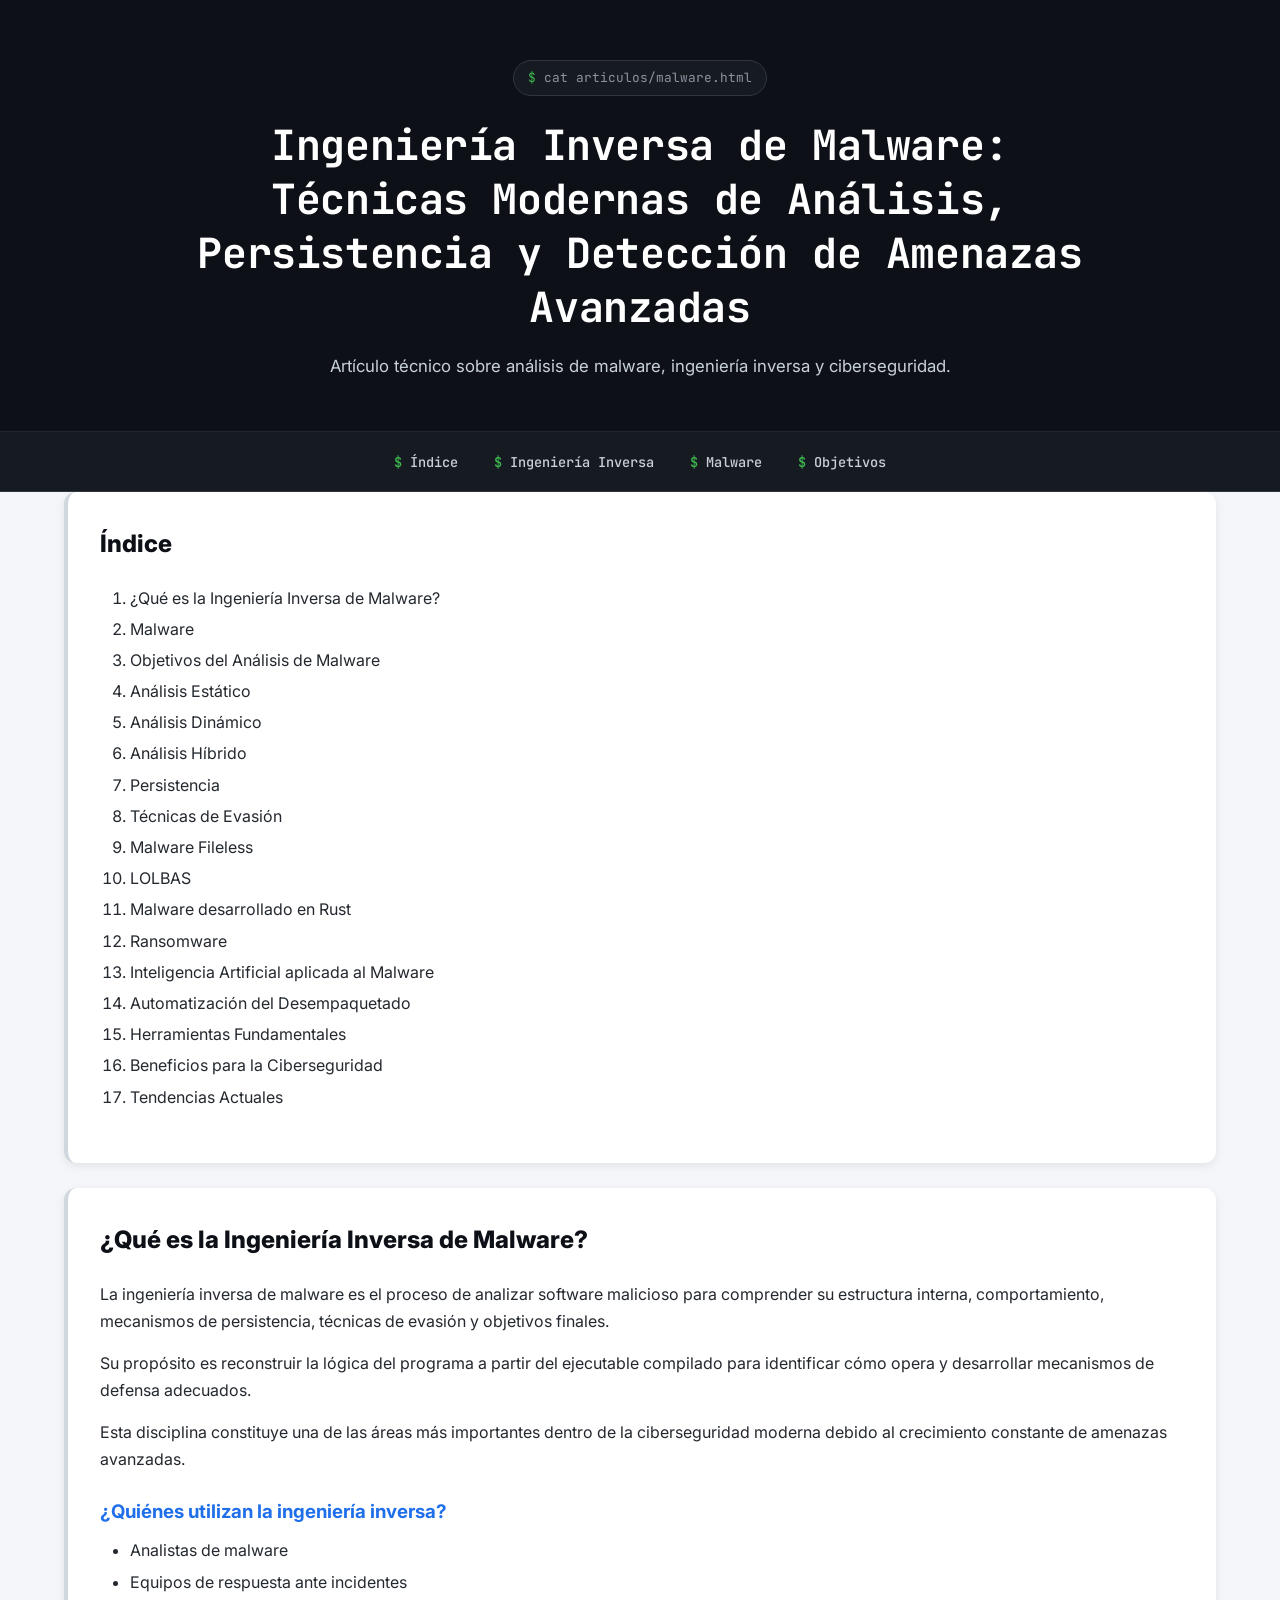
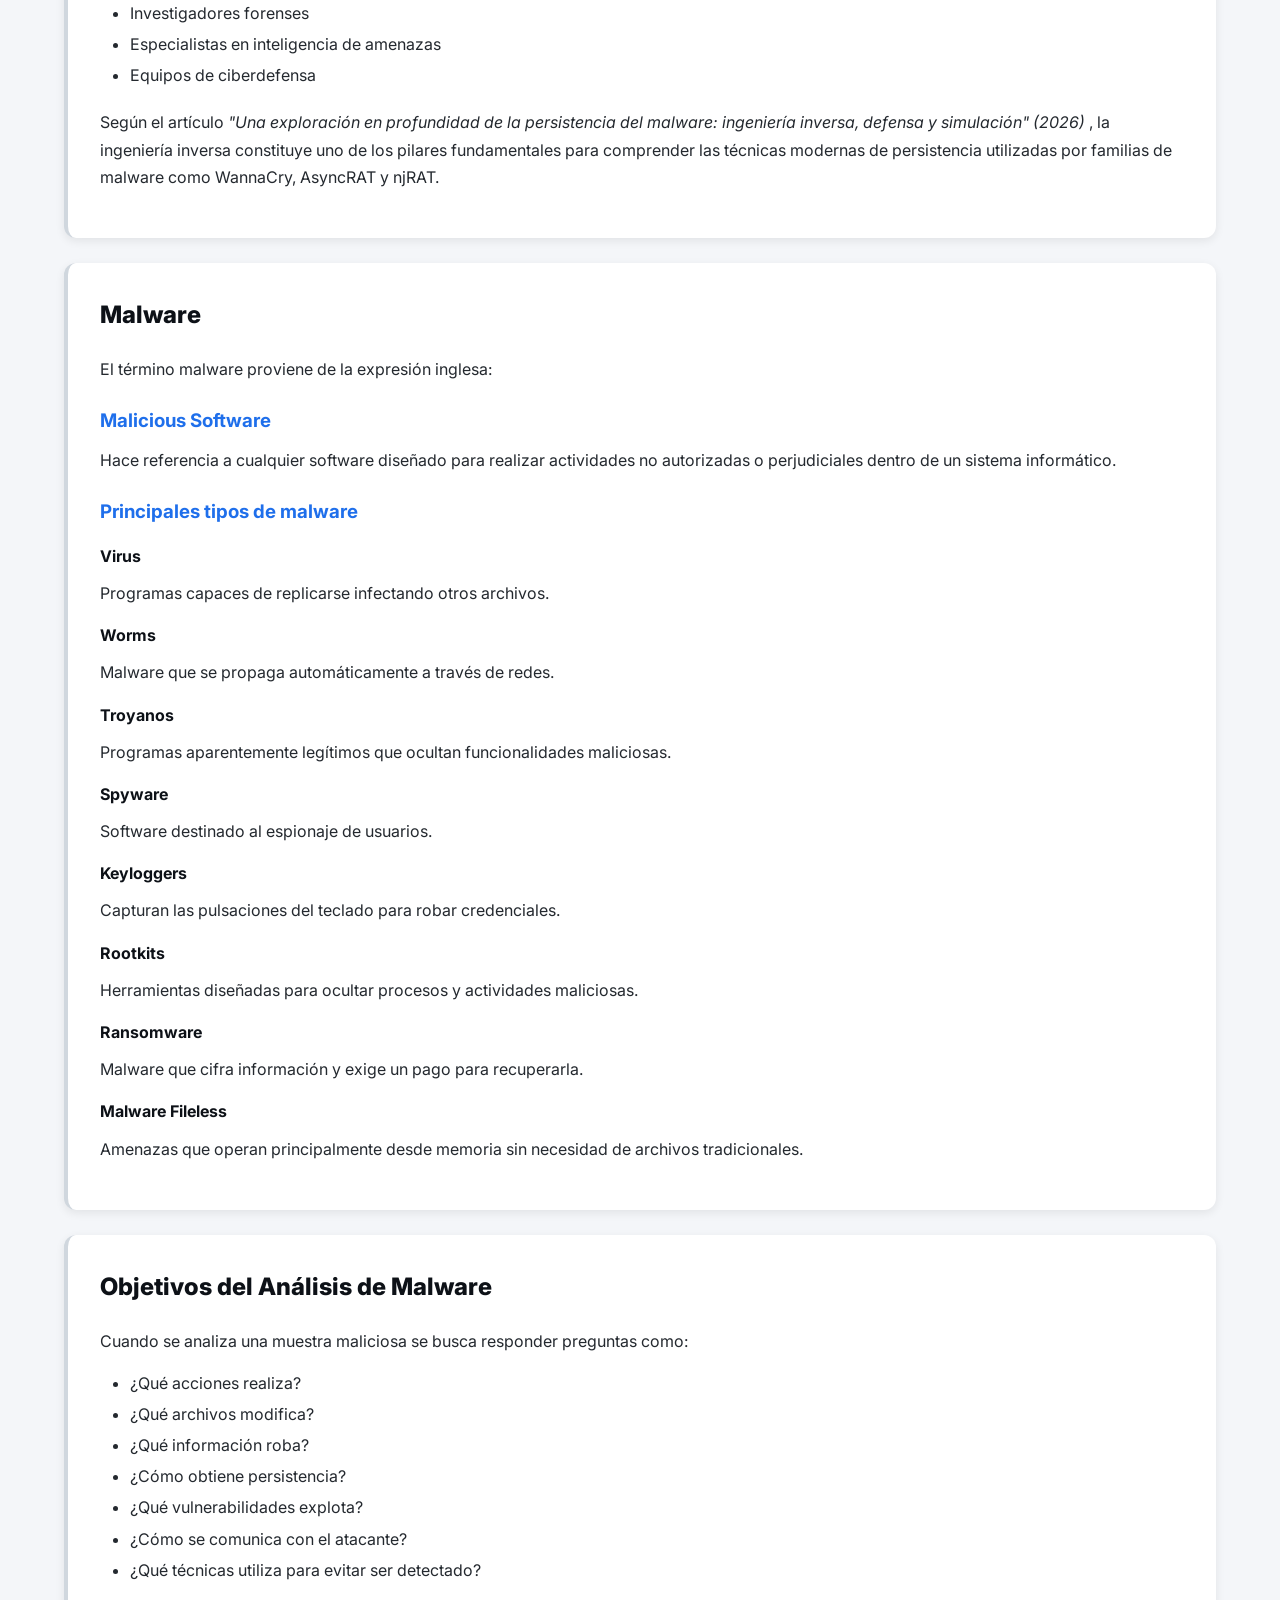
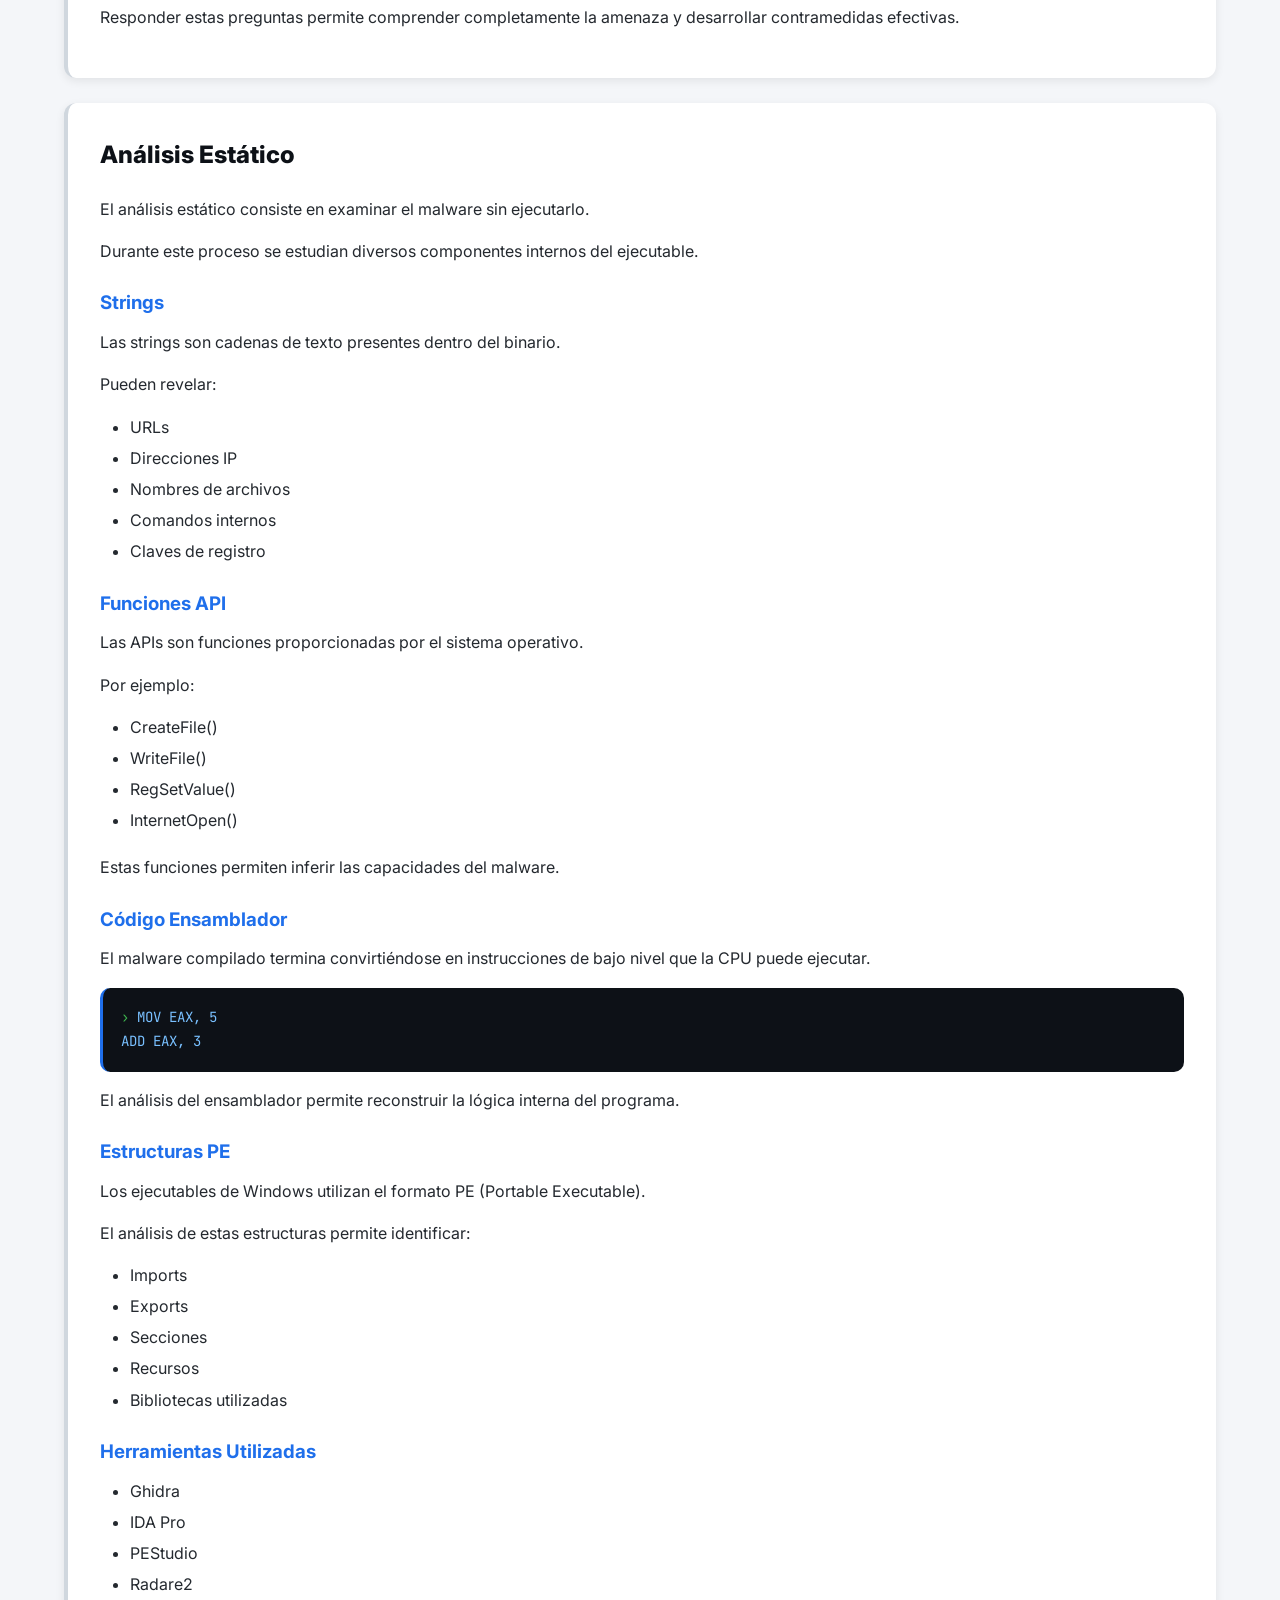
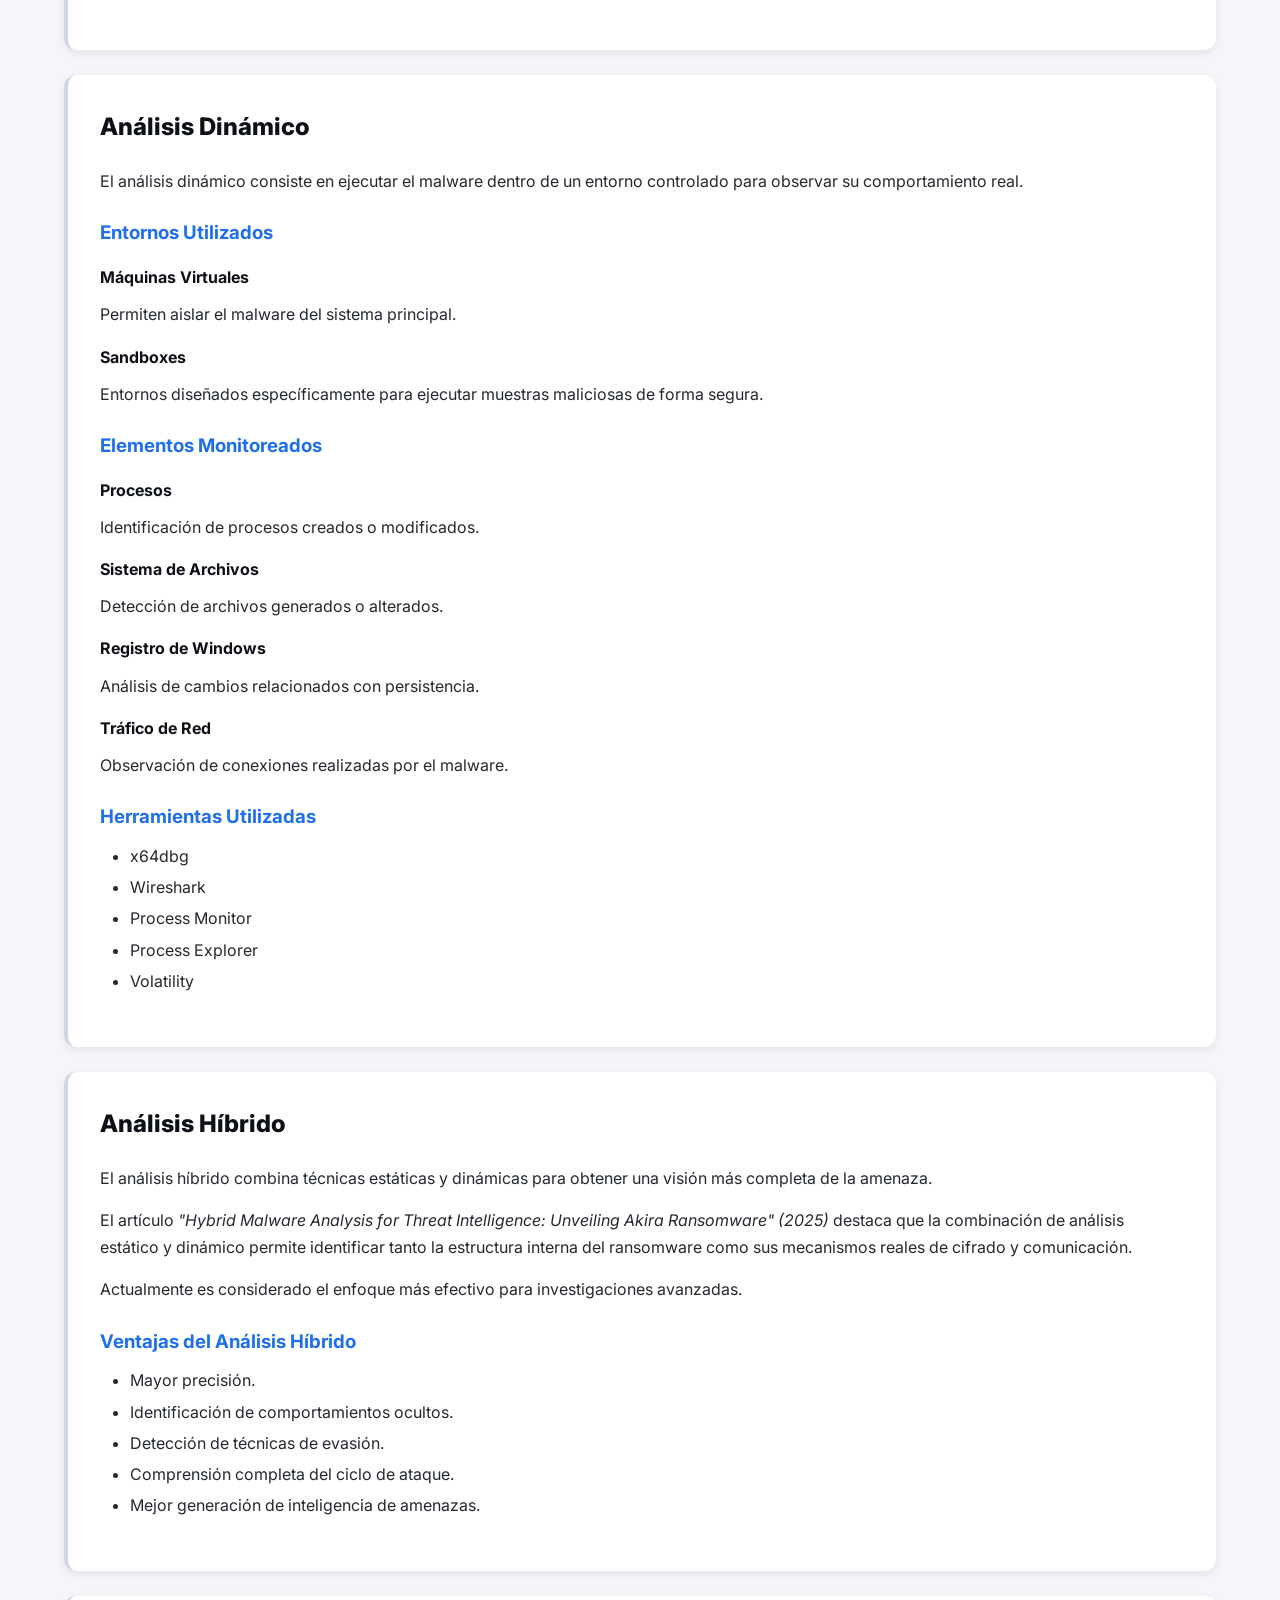
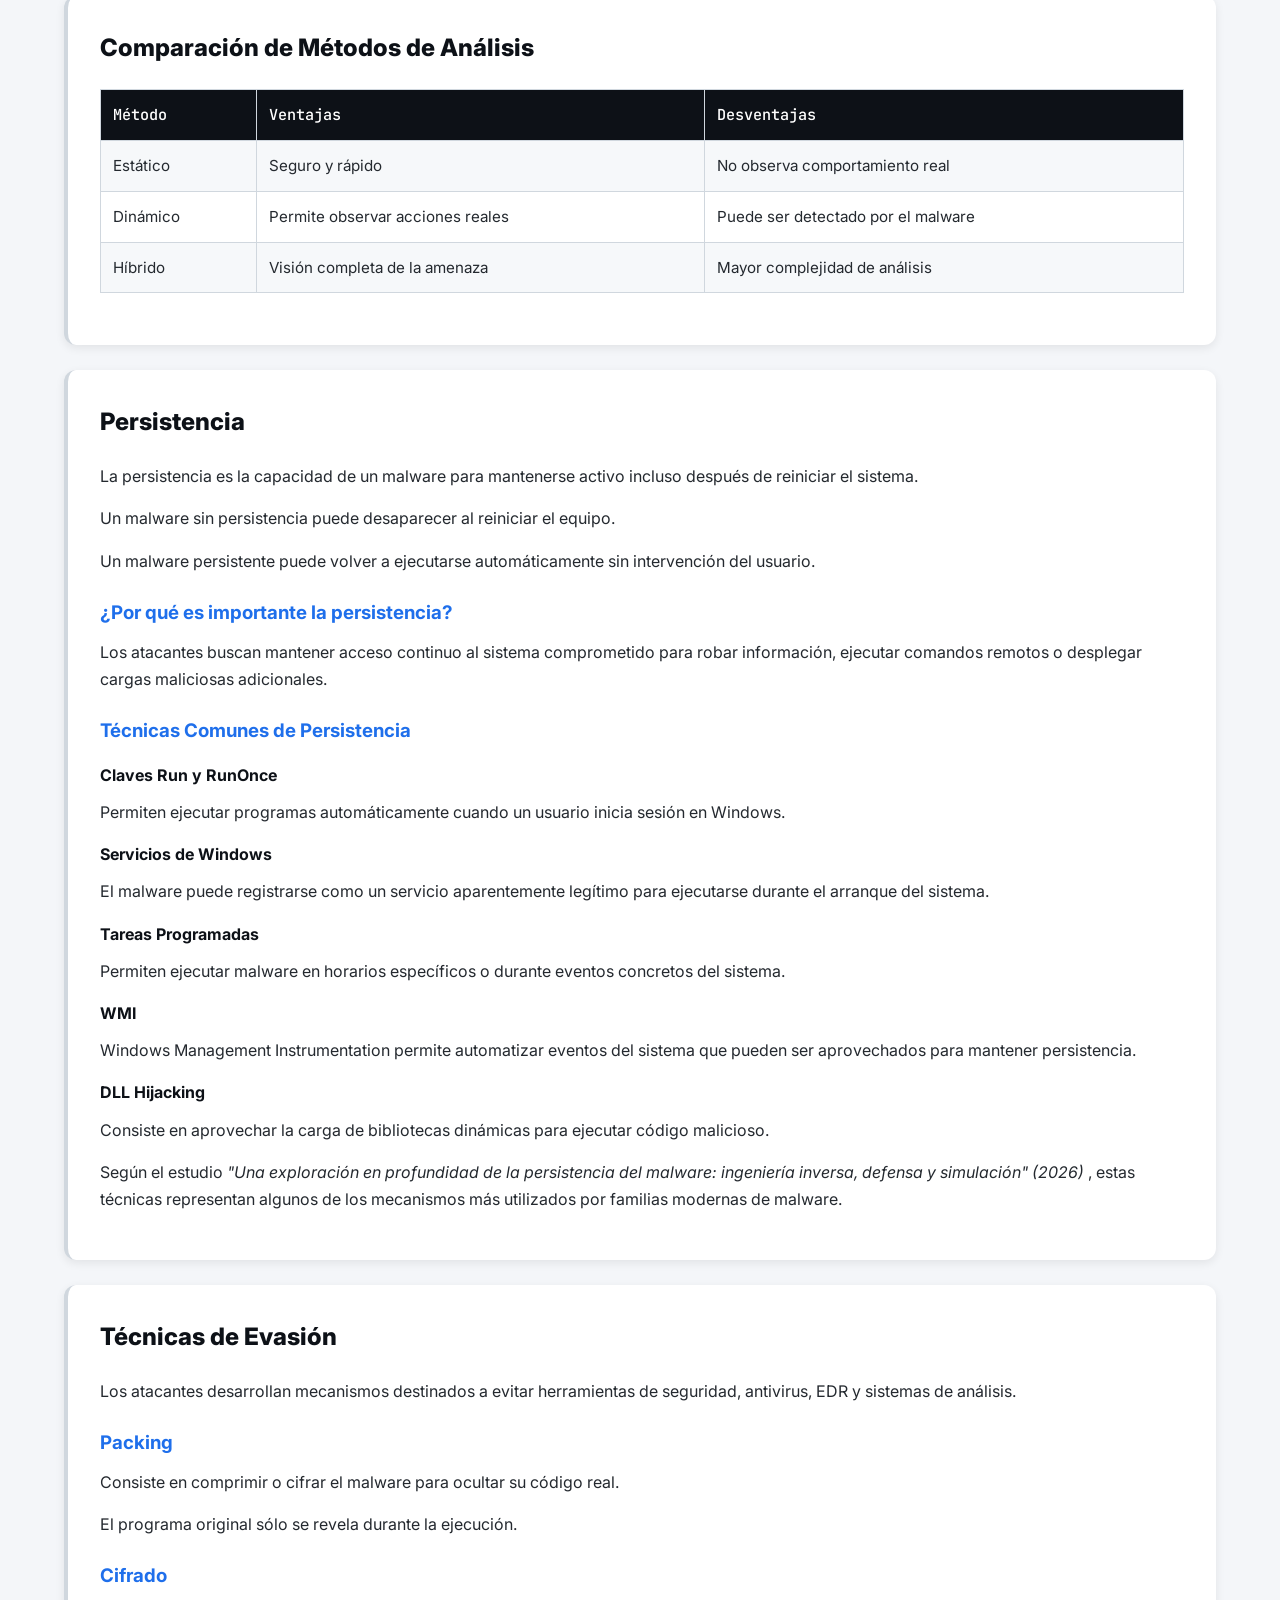
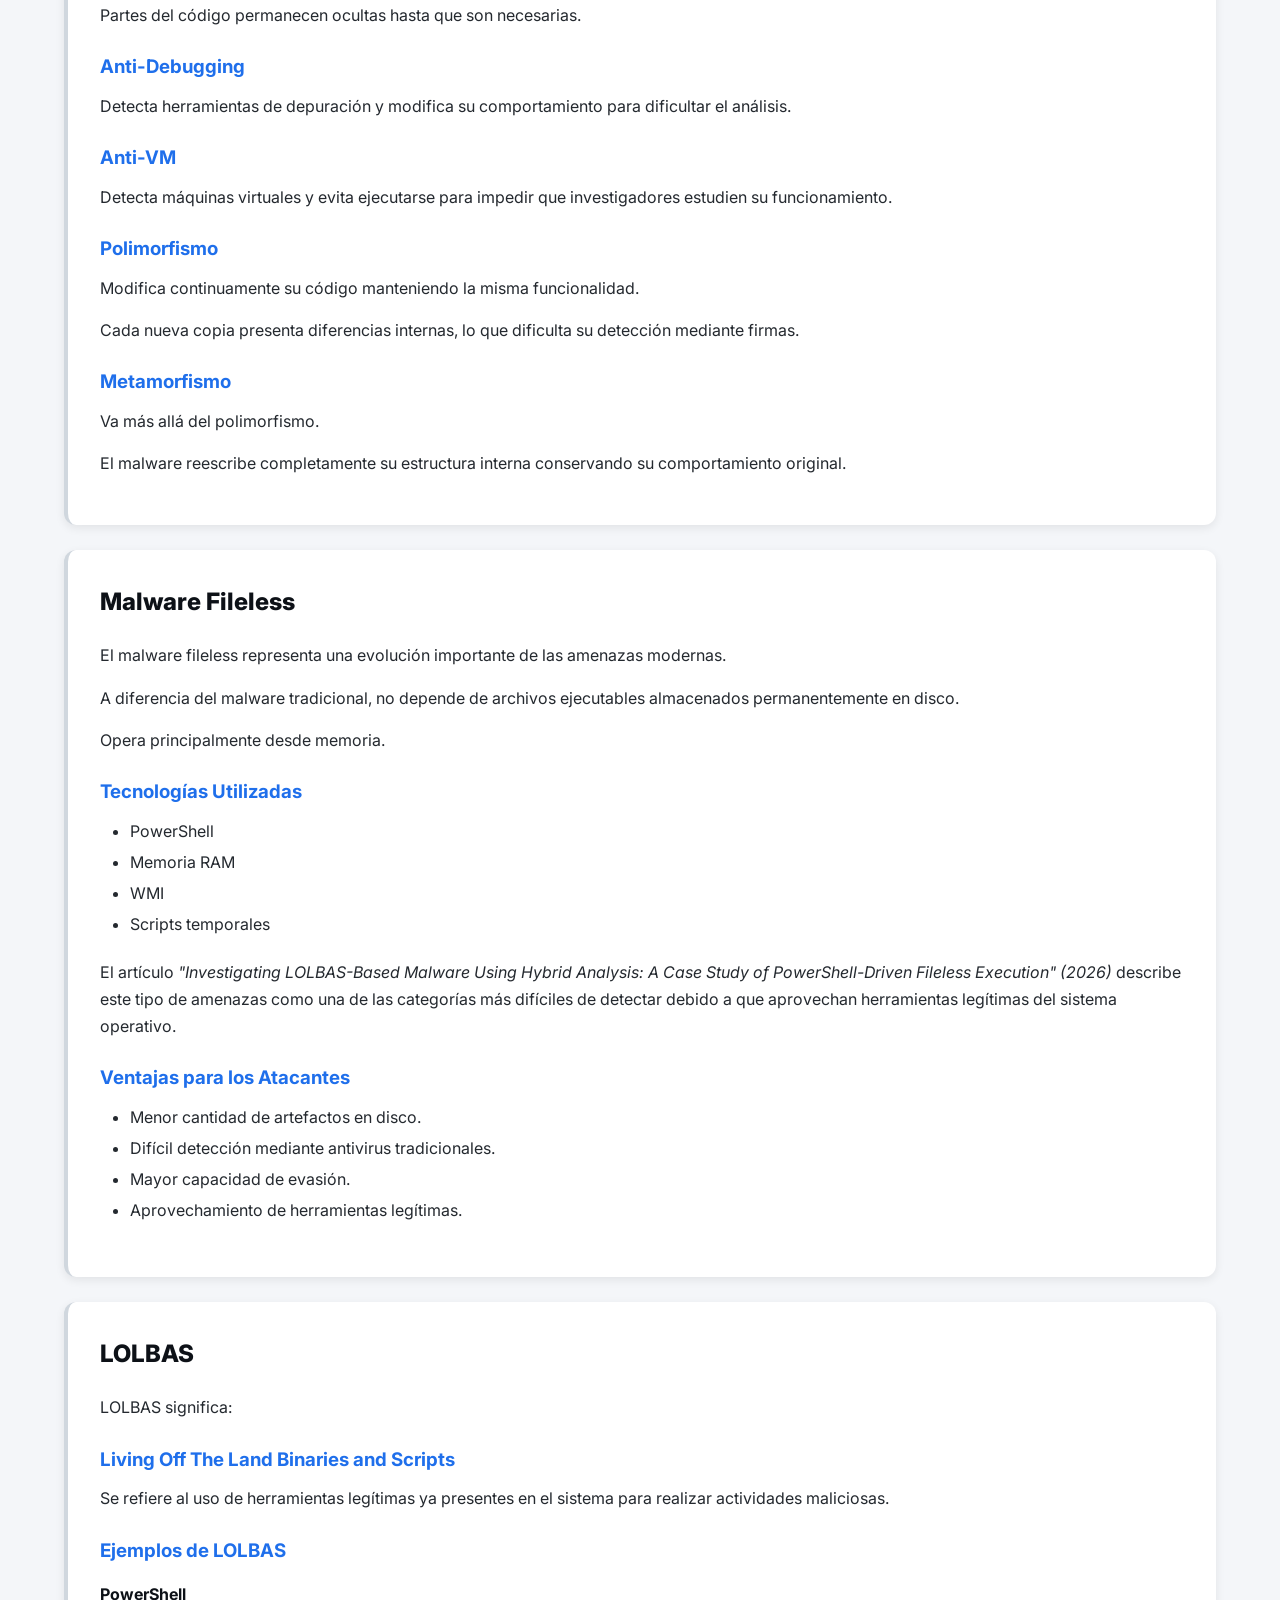
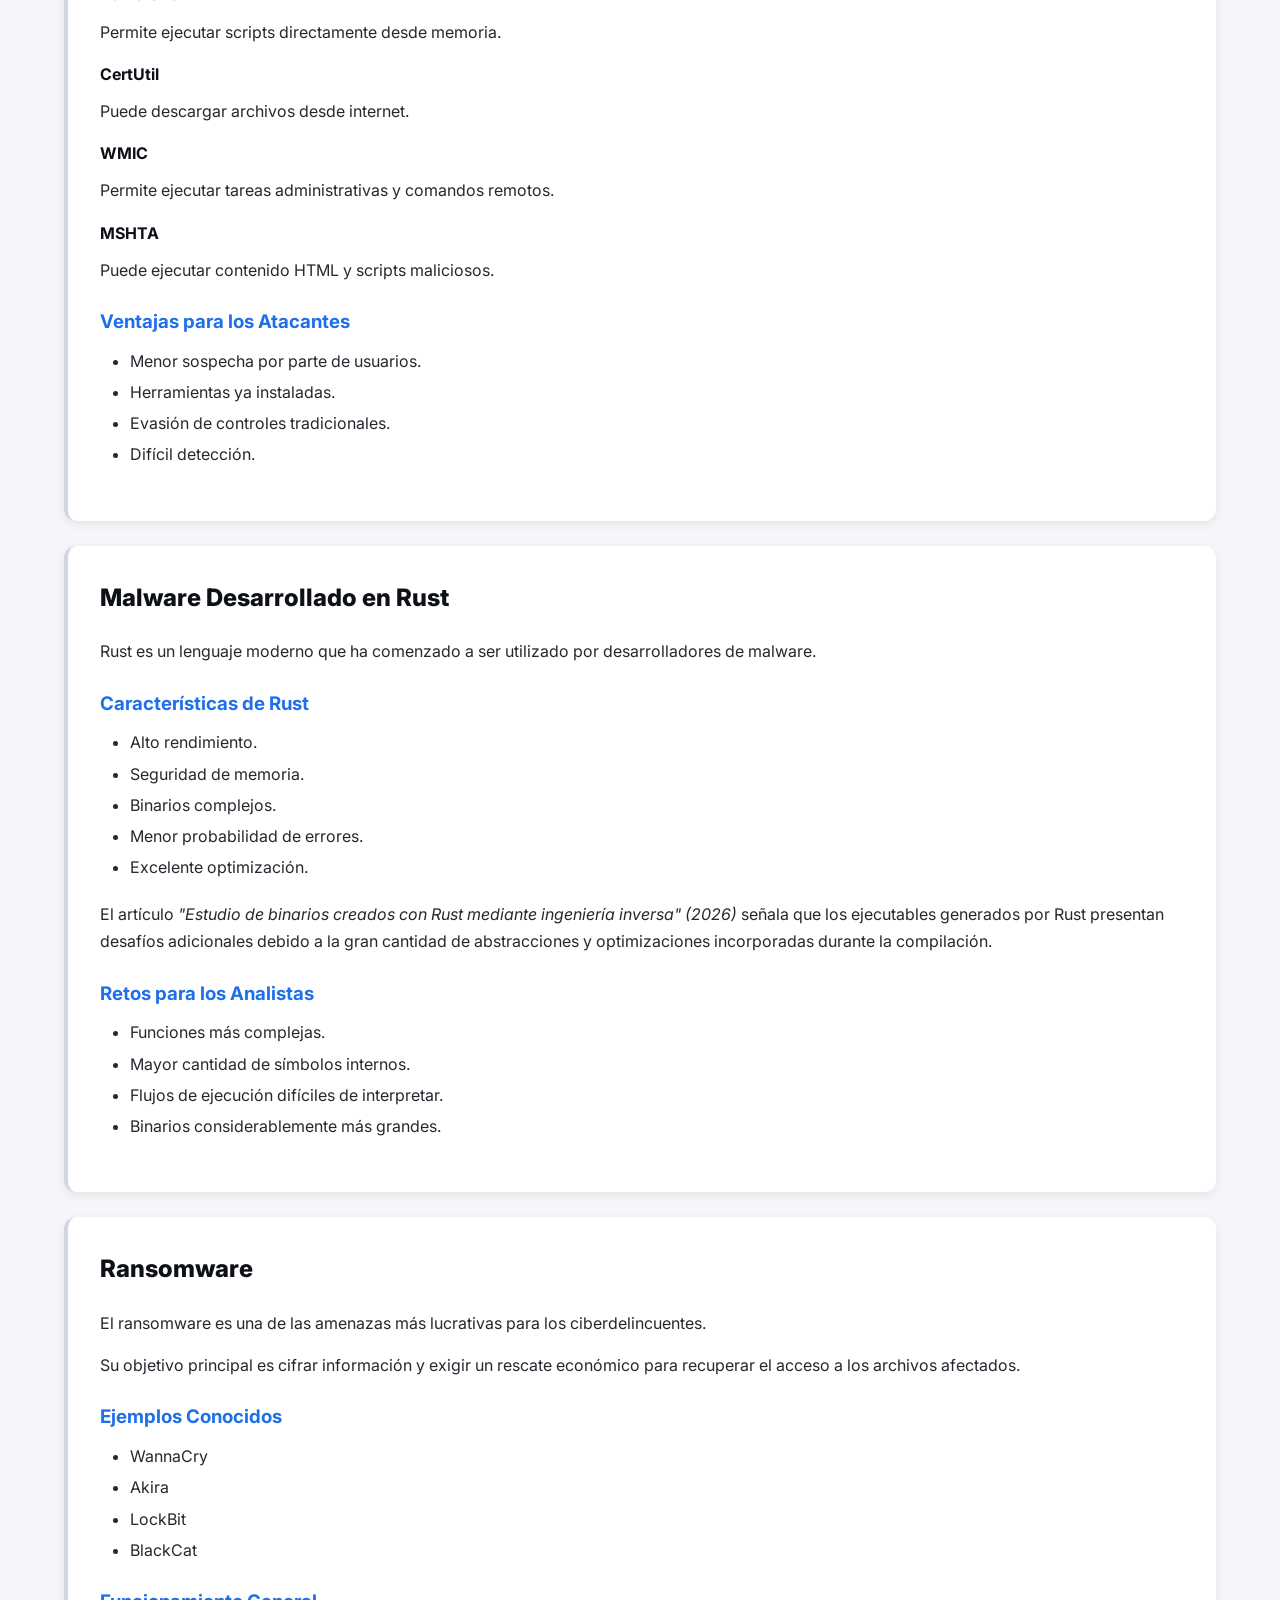
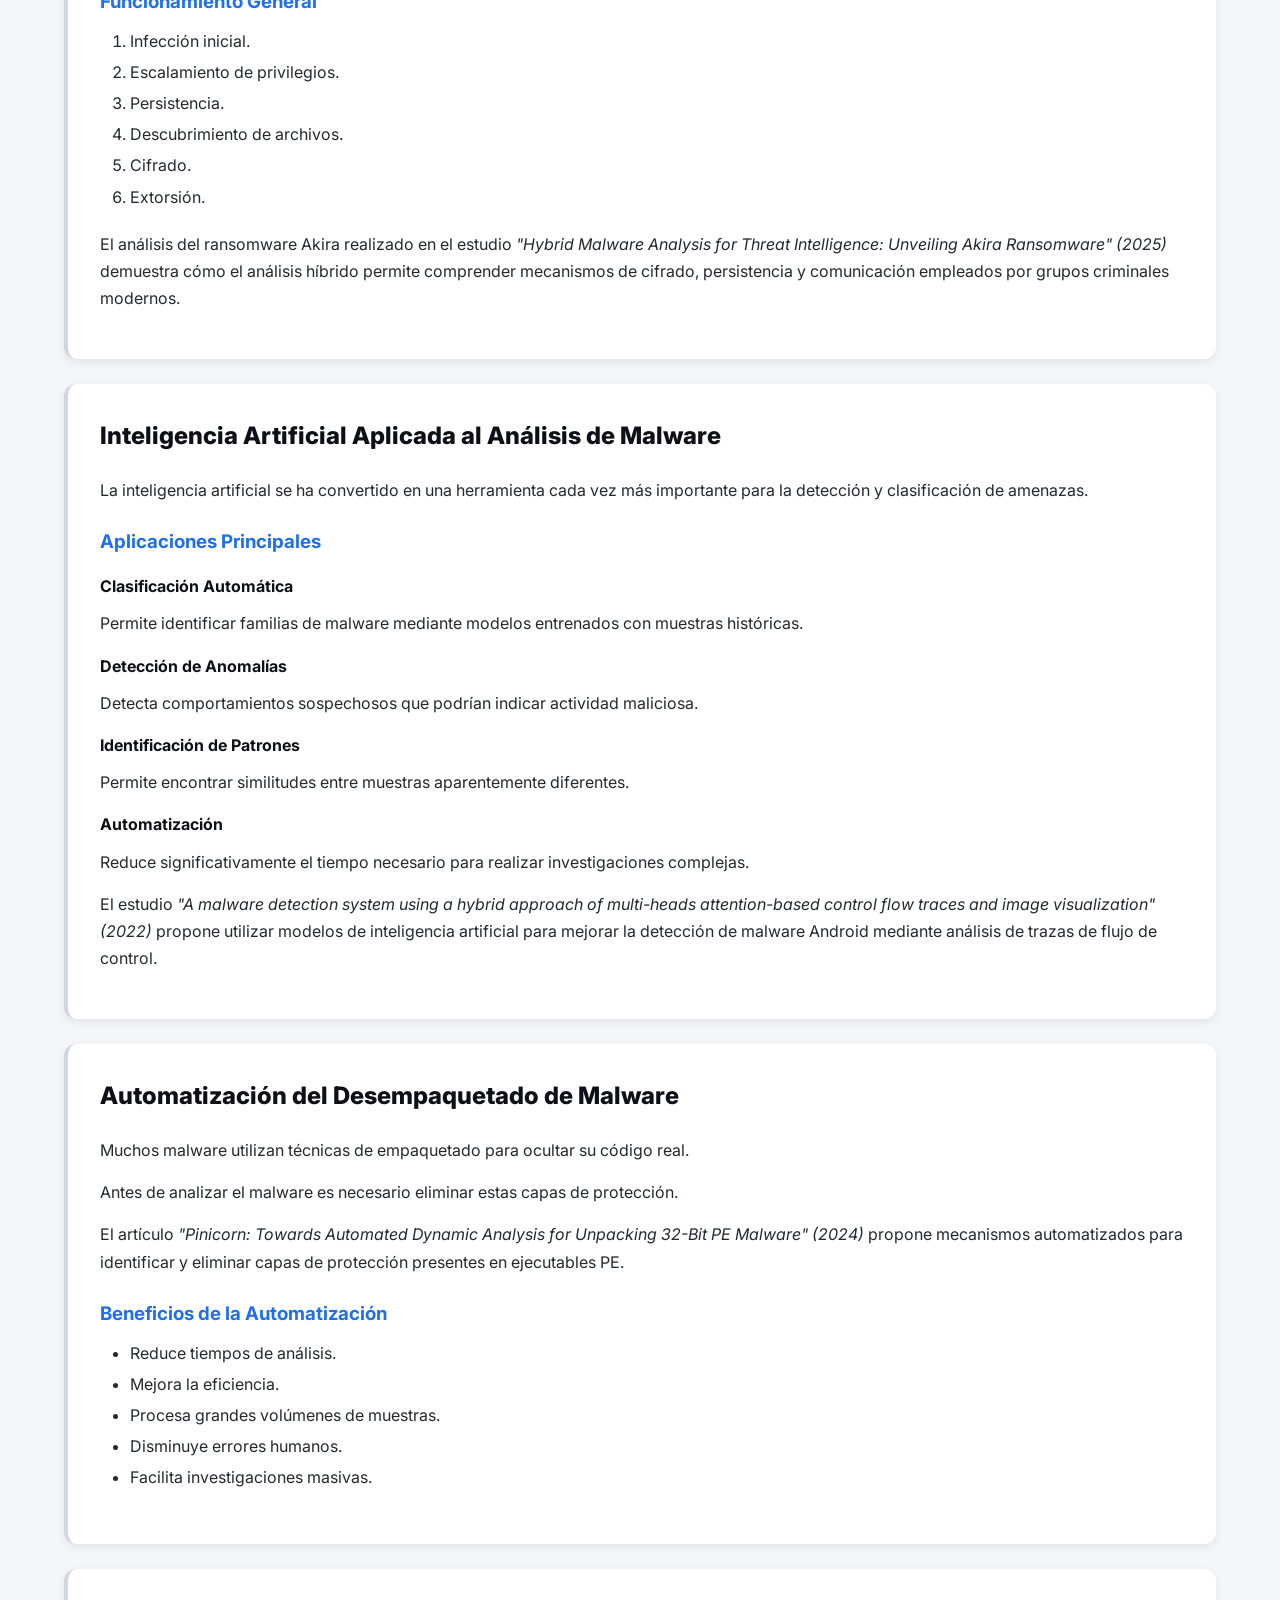
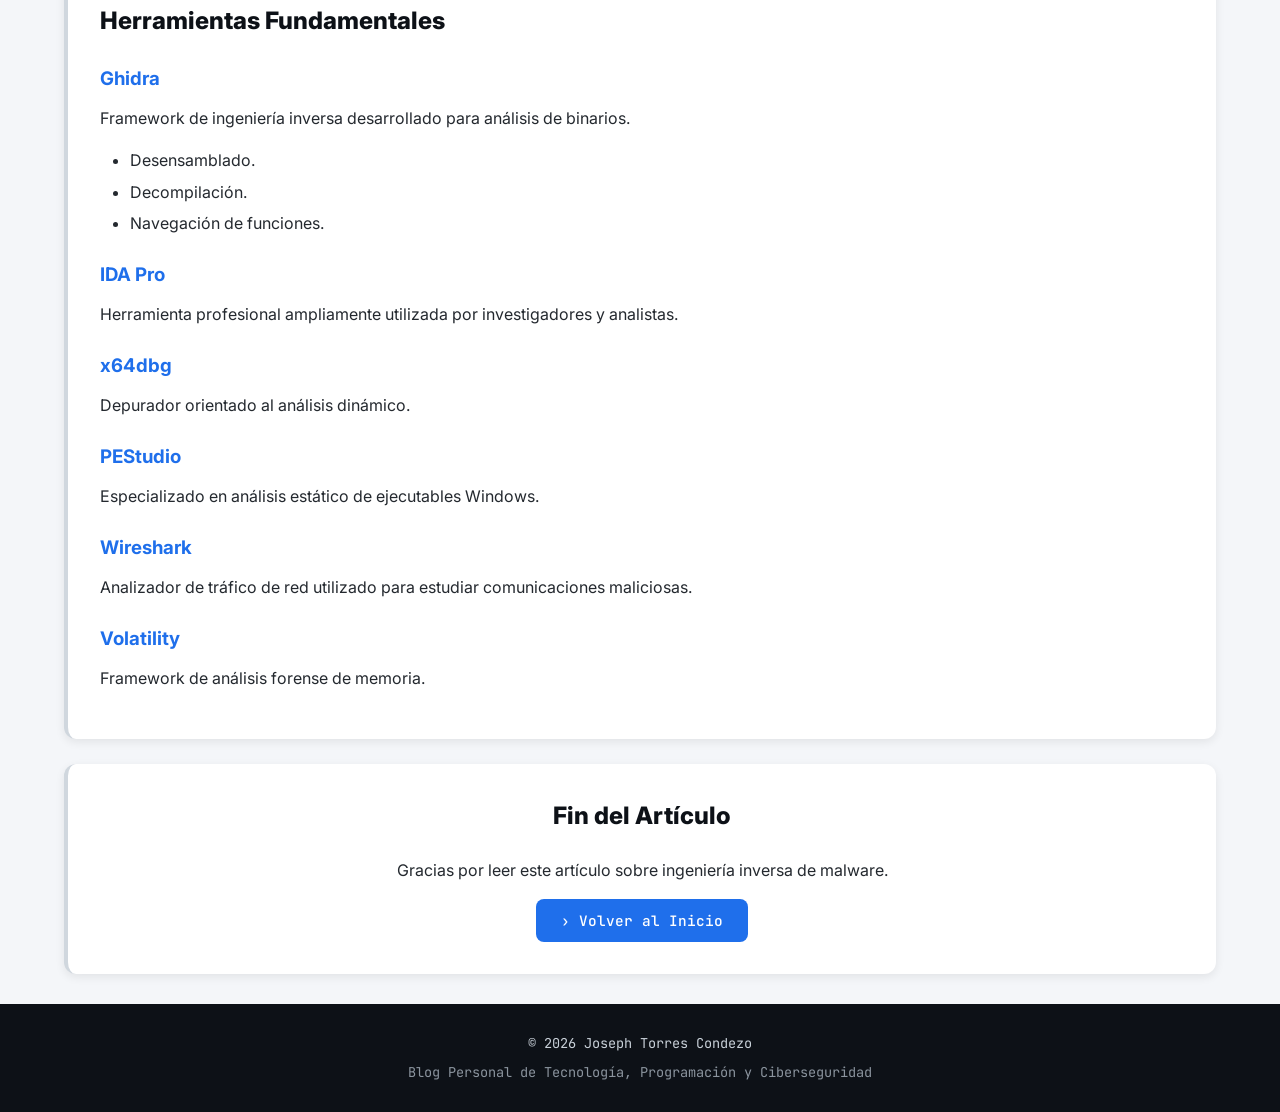
<file: articulos/malware.html>
<!DOCTYPE html>
<html lang="es">

<head>

    <meta charset="UTF-8">

    <meta name="viewport"
          content="width=device-width, initial-scale=1.0">

    <title>
        Ingeniería Inversa de Malware
    </title>

    <link rel="stylesheet"
          href="../css/style.css">

</head>

<body>

<header>

    <p class="filepath">cat articulos/malware.html</p>

    <h1>
        Ingeniería Inversa de Malware:
        Técnicas Modernas de Análisis,
        Persistencia y Detección de Amenazas Avanzadas
    </h1>

    <p>
        Artículo técnico sobre análisis de malware,
        ingeniería inversa y ciberseguridad.
    </p>

</header>

<nav>

    <ul>

        <li><a href="#indice">Índice</a></li>

        <li><a href="#ingenieria">Ingeniería Inversa</a></li>

        <li><a href="#malware">Malware</a></li>

        <li><a href="#objetivos">Objetivos</a></li>

    </ul>

</nav>

<main class="container">

<section class="card" id="indice">

<h2>Índice</h2>

<ol>

<li>¿Qué es la Ingeniería Inversa de Malware?</li>

<li>Malware</li>

<li>Objetivos del Análisis de Malware</li>

<li>Análisis Estático</li>

<li>Análisis Dinámico</li>

<li>Análisis Híbrido</li>

<li>Persistencia</li>

<li>Técnicas de Evasión</li>

<li>Malware Fileless</li>

<li>LOLBAS</li>

<li>Malware desarrollado en Rust</li>

<li>Ransomware</li>

<li>Inteligencia Artificial aplicada al Malware</li>

<li>Automatización del Desempaquetado</li>

<li>Herramientas Fundamentales</li>

<li>Beneficios para la Ciberseguridad</li>

<li>Tendencias Actuales</li>

</ol>

</section>

<section class="card" id="ingenieria">

<h2>
¿Qué es la Ingeniería Inversa de Malware?
</h2>

<p>

La ingeniería inversa de malware es el proceso
de analizar software malicioso para comprender
su estructura interna, comportamiento,
mecanismos de persistencia,
técnicas de evasión y objetivos finales.

</p>

<p>

Su propósito es reconstruir la lógica del
programa a partir del ejecutable compilado
para identificar cómo opera y desarrollar
mecanismos de defensa adecuados.

</p>

<p>

Esta disciplina constituye una de las áreas
más importantes dentro de la ciberseguridad
moderna debido al crecimiento constante
de amenazas avanzadas.

</p>

<h3>
¿Quiénes utilizan la ingeniería inversa?
</h3>

<ul>

<li>Analistas de malware</li>

<li>Equipos de respuesta ante incidentes</li>

<li>Investigadores forenses</li>

<li>Especialistas en inteligencia de amenazas</li>

<li>Equipos de ciberdefensa</li>

</ul>

<p>

Según el artículo
<em>
"Una exploración en profundidad de la
persistencia del malware:
ingeniería inversa, defensa y simulación"
(2026)
</em>,
la ingeniería inversa constituye uno de los
pilares fundamentales para comprender
las técnicas modernas de persistencia
utilizadas por familias de malware
como WannaCry, AsyncRAT y njRAT.

</p>

</section>

<section class="card" id="malware">

<h2>
Malware
</h2>

<p>

El término malware proviene de la expresión
inglesa:

</p>

<h3>
Malicious Software
</h3>

<p>

Hace referencia a cualquier software diseñado
para realizar actividades no autorizadas
o perjudiciales dentro de un sistema
informático.

</p>

<h3>
Principales tipos de malware
</h3>

<h4>
Virus
</h4>

<p>
Programas capaces de replicarse
infectando otros archivos.
</p>

<h4>
Worms
</h4>

<p>
Malware que se propaga automáticamente
a través de redes.
</p>

<h4>
Troyanos
</h4>

<p>
Programas aparentemente legítimos
que ocultan funcionalidades maliciosas.
</p>

<h4>
Spyware
</h4>

<p>
Software destinado al espionaje
de usuarios.
</p>

<h4>
Keyloggers
</h4>

<p>
Capturan las pulsaciones del teclado
para robar credenciales.
</p>

<h4>
Rootkits
</h4>

<p>
Herramientas diseñadas para ocultar
procesos y actividades maliciosas.
</p>

<h4>
Ransomware
</h4>

<p>
Malware que cifra información
y exige un pago para recuperarla.
</p>

<h4>
Malware Fileless
</h4>

<p>
Amenazas que operan principalmente
desde memoria sin necesidad de
archivos tradicionales.
</p>

</section>

<section class="card" id="objetivos">

<h2>
Objetivos del Análisis de Malware
</h2>

<p>

Cuando se analiza una muestra maliciosa
se busca responder preguntas como:

</p>

<ul>

<li>¿Qué acciones realiza?</li>

<li>¿Qué archivos modifica?</li>

<li>¿Qué información roba?</li>

<li>¿Cómo obtiene persistencia?</li>

<li>¿Qué vulnerabilidades explota?</li>

<li>¿Cómo se comunica con el atacante?</li>

<li>¿Qué técnicas utiliza para evitar ser detectado?</li>

</ul>

<p>

Responder estas preguntas permite
comprender completamente la amenaza
y desarrollar contramedidas efectivas.

</p>

</section>

<section class="card">

<h2>
Análisis Estático
</h2>

<p>

El análisis estático consiste en examinar
el malware sin ejecutarlo.

</p>

<p>

Durante este proceso se estudian diversos
componentes internos del ejecutable.

</p>

<h3>
Strings
</h3>

<p>

Las strings son cadenas de texto presentes
dentro del binario.

</p>

<p>
Pueden revelar:
</p>

<ul>

<li>URLs</li>

<li>Direcciones IP</li>

<li>Nombres de archivos</li>

<li>Comandos internos</li>

<li>Claves de registro</li>

</ul>

<h3>
Funciones API
</h3>

<p>

Las APIs son funciones proporcionadas
por el sistema operativo.

</p>

<p>
Por ejemplo:
</p>

<ul>

<li>CreateFile()</li>

<li>WriteFile()</li>

<li>RegSetValue()</li>

<li>InternetOpen()</li>

</ul>

<p>

Estas funciones permiten inferir las
capacidades del malware.

</p>

<h3>
Código Ensamblador
</h3>

<p>

El malware compilado termina convirtiéndose
en instrucciones de bajo nivel que la CPU
puede ejecutar.

</p>

<pre>
MOV EAX, 5
ADD EAX, 3
</pre>

<p>

El análisis del ensamblador permite
reconstruir la lógica interna del programa.

</p>

<h3>
Estructuras PE
</h3>

<p>

Los ejecutables de Windows utilizan el
formato PE (Portable Executable).

</p>

<p>

El análisis de estas estructuras permite
identificar:

</p>

<ul>

<li>Imports</li>

<li>Exports</li>

<li>Secciones</li>

<li>Recursos</li>

<li>Bibliotecas utilizadas</li>

</ul>

<h3>
Herramientas Utilizadas
</h3>

<ul>

<li>Ghidra</li>

<li>IDA Pro</li>

<li>PEStudio</li>

<li>Radare2</li>

</ul>

</section>

<section class="card">

<h2>
Análisis Dinámico
</h2>

<p>

El análisis dinámico consiste en ejecutar
el malware dentro de un entorno controlado
para observar su comportamiento real.

</p>

<h3>
Entornos Utilizados
</h3>

<h4>
Máquinas Virtuales
</h4>

<p>

Permiten aislar el malware del sistema
principal.

</p>

<h4>
Sandboxes
</h4>

<p>

Entornos diseñados específicamente para
ejecutar muestras maliciosas de forma segura.

</p>

<h3>
Elementos Monitoreados
</h3>

<h4>
Procesos
</h4>

<p>

Identificación de procesos creados
o modificados.

</p>

<h4>
Sistema de Archivos
</h4>

<p>

Detección de archivos generados
o alterados.

</p>

<h4>
Registro de Windows
</h4>

<p>

Análisis de cambios relacionados
con persistencia.

</p>

<h4>
Tráfico de Red
</h4>

<p>

Observación de conexiones realizadas
por el malware.

</p>

<h3>
Herramientas Utilizadas
</h3>

<ul>

<li>x64dbg</li>

<li>Wireshark</li>

<li>Process Monitor</li>

<li>Process Explorer</li>

<li>Volatility</li>

</ul>

</section>

<section class="card">

<h2>
Análisis Híbrido
</h2>

<p>

El análisis híbrido combina técnicas
estáticas y dinámicas para obtener una
visión más completa de la amenaza.

</p>

<p>

El artículo
<em>
"Hybrid Malware Analysis for Threat
Intelligence: Unveiling Akira Ransomware"
(2025)
</em>

destaca que la combinación de análisis
estático y dinámico permite identificar
tanto la estructura interna del ransomware
como sus mecanismos reales de cifrado y
comunicación.

</p>

<p>

Actualmente es considerado el enfoque
más efectivo para investigaciones avanzadas.

</p>

<h3>
Ventajas del Análisis Híbrido
</h3>

<ul>

<li>Mayor precisión.</li>

<li>Identificación de comportamientos ocultos.</li>

<li>Detección de técnicas de evasión.</li>

<li>Comprensión completa del ciclo de ataque.</li>

<li>Mejor generación de inteligencia de amenazas.</li>

</ul>

</section>

<section class="card">

<h2>
Comparación de Métodos de Análisis
</h2>

<table>

<tr>

<th>Método</th>

<th>Ventajas</th>

<th>Desventajas</th>

</tr>

<tr>

<td>Estático</td>

<td>Seguro y rápido</td>

<td>No observa comportamiento real</td>

</tr>

<tr>

<td>Dinámico</td>

<td>Permite observar acciones reales</td>

<td>Puede ser detectado por el malware</td>

</tr>

<tr>

<td>Híbrido</td>

<td>Visión completa de la amenaza</td>

<td>Mayor complejidad de análisis</td>

</tr>

</table>

</section>

<section class="card">

<h2>
Persistencia
</h2>

<p>

La persistencia es la capacidad de un malware
para mantenerse activo incluso después de
reiniciar el sistema.

</p>

<p>

Un malware sin persistencia puede desaparecer
al reiniciar el equipo.

</p>

<p>

Un malware persistente puede volver a ejecutarse
automáticamente sin intervención del usuario.

</p>

<h3>
¿Por qué es importante la persistencia?
</h3>

<p>

Los atacantes buscan mantener acceso continuo
al sistema comprometido para robar información,
ejecutar comandos remotos o desplegar cargas
maliciosas adicionales.

</p>

<h3>
Técnicas Comunes de Persistencia
</h3>

<h4>
Claves Run y RunOnce
</h4>

<p>

Permiten ejecutar programas automáticamente
cuando un usuario inicia sesión en Windows.

</p>

<h4>
Servicios de Windows
</h4>

<p>

El malware puede registrarse como un servicio
aparentemente legítimo para ejecutarse durante
el arranque del sistema.

</p>

<h4>
Tareas Programadas
</h4>

<p>

Permiten ejecutar malware en horarios específicos
o durante eventos concretos del sistema.

</p>

<h4>
WMI
</h4>

<p>

Windows Management Instrumentation permite
automatizar eventos del sistema que pueden ser
aprovechados para mantener persistencia.

</p>

<h4>
DLL Hijacking
</h4>

<p>

Consiste en aprovechar la carga de bibliotecas
dinámicas para ejecutar código malicioso.

</p>

<p>

Según el estudio
<em>
"Una exploración en profundidad de la persistencia
del malware: ingeniería inversa, defensa y simulación"
(2026)
</em>,
estas técnicas representan algunos de los
mecanismos más utilizados por familias modernas
de malware.

</p>

</section>

<section class="card">

<h2>
Técnicas de Evasión
</h2>

<p>

Los atacantes desarrollan mecanismos destinados
a evitar herramientas de seguridad, antivirus,
EDR y sistemas de análisis.

</p>

<h3>
Packing
</h3>

<p>

Consiste en comprimir o cifrar el malware para
ocultar su código real.

</p>

<p>

El programa original sólo se revela durante
la ejecución.

</p>

<h3>
Cifrado
</h3>

<p>

Partes del código permanecen ocultas hasta
que son necesarias.

</p>

<h3>
Anti-Debugging
</h3>

<p>

Detecta herramientas de depuración y modifica
su comportamiento para dificultar el análisis.

</p>

<h3>
Anti-VM
</h3>

<p>

Detecta máquinas virtuales y evita ejecutarse
para impedir que investigadores estudien
su funcionamiento.

</p>

<h3>
Polimorfismo
</h3>

<p>

Modifica continuamente su código manteniendo
la misma funcionalidad.

</p>

<p>

Cada nueva copia presenta diferencias internas,
lo que dificulta su detección mediante firmas.

</p>

<h3>
Metamorfismo
</h3>

<p>

Va más allá del polimorfismo.

</p>

<p>

El malware reescribe completamente su estructura
interna conservando su comportamiento original.

</p>

</section>

<section class="card">

<h2>
Malware Fileless
</h2>

<p>

El malware fileless representa una evolución
importante de las amenazas modernas.

</p>

<p>

A diferencia del malware tradicional, no depende
de archivos ejecutables almacenados permanentemente
en disco.

</p>

<p>

Opera principalmente desde memoria.

</p>

<h3>
Tecnologías Utilizadas
</h3>

<ul>

<li>PowerShell</li>

<li>Memoria RAM</li>

<li>WMI</li>

<li>Scripts temporales</li>

</ul>

<p>

El artículo

<em>
"Investigating LOLBAS-Based Malware Using Hybrid
Analysis: A Case Study of PowerShell-Driven
Fileless Execution"
(2026)
</em>

describe este tipo de amenazas como una de las
categorías más difíciles de detectar debido
a que aprovechan herramientas legítimas del
sistema operativo.

</p>

<h3>
Ventajas para los Atacantes
</h3>

<ul>

<li>Menor cantidad de artefactos en disco.</li>

<li>Difícil detección mediante antivirus tradicionales.</li>

<li>Mayor capacidad de evasión.</li>

<li>Aprovechamiento de herramientas legítimas.</li>

</ul>

</section>

<section class="card">

<h2>
LOLBAS
</h2>

<p>

LOLBAS significa:

</p>

<h3>
Living Off The Land Binaries and Scripts
</h3>

<p>

Se refiere al uso de herramientas legítimas ya
presentes en el sistema para realizar actividades
maliciosas.

</p>

<h3>
Ejemplos de LOLBAS
</h3>

<h4>
PowerShell
</h4>

<p>

Permite ejecutar scripts directamente desde
memoria.

</p>

<h4>
CertUtil
</h4>

<p>

Puede descargar archivos desde internet.

</p>

<h4>
WMIC
</h4>

<p>

Permite ejecutar tareas administrativas y
comandos remotos.

</p>

<h4>
MSHTA
</h4>

<p>

Puede ejecutar contenido HTML y scripts
maliciosos.

</p>

<h3>
Ventajas para los Atacantes
</h3>

<ul>

<li>Menor sospecha por parte de usuarios.</li>

<li>Herramientas ya instaladas.</li>

<li>Evasión de controles tradicionales.</li>

<li>Difícil detección.</li>

</ul>

</section>

<section class="card">

<h2>
Malware Desarrollado en Rust
</h2>

<p>

Rust es un lenguaje moderno que ha comenzado
a ser utilizado por desarrolladores de malware.

</p>

<h3>
Características de Rust
</h3>

<ul>

<li>Alto rendimiento.</li>

<li>Seguridad de memoria.</li>

<li>Binarios complejos.</li>

<li>Menor probabilidad de errores.</li>

<li>Excelente optimización.</li>

</ul>

<p>

El artículo

<em>
"Estudio de binarios creados con Rust mediante
ingeniería inversa"
(2026)
</em>

señala que los ejecutables generados por Rust
presentan desafíos adicionales debido a la gran
cantidad de abstracciones y optimizaciones
incorporadas durante la compilación.

</p>

<h3>
Retos para los Analistas
</h3>

<ul>

<li>Funciones más complejas.</li>

<li>Mayor cantidad de símbolos internos.</li>

<li>Flujos de ejecución difíciles de interpretar.</li>

<li>Binarios considerablemente más grandes.</li>

</ul>

</section>

<section class="card">

<h2>
Ransomware
</h2>

<p>

El ransomware es una de las amenazas más
lucrativas para los ciberdelincuentes.

</p>

<p>

Su objetivo principal es cifrar información
y exigir un rescate económico para recuperar
el acceso a los archivos afectados.

</p>

<h3>
Ejemplos Conocidos
</h3>

<ul>

<li>WannaCry</li>

<li>Akira</li>

<li>LockBit</li>

<li>BlackCat</li>

</ul>

<h3>
Funcionamiento General
</h3>

<ol>

<li>Infección inicial.</li>

<li>Escalamiento de privilegios.</li>

<li>Persistencia.</li>

<li>Descubrimiento de archivos.</li>

<li>Cifrado.</li>

<li>Extorsión.</li>

</ol>

<p>

El análisis del ransomware Akira realizado
en el estudio

<em>
"Hybrid Malware Analysis for Threat
Intelligence: Unveiling Akira Ransomware"
(2025)
</em>

demuestra cómo el análisis híbrido permite
comprender mecanismos de cifrado, persistencia
y comunicación empleados por grupos criminales
modernos.

</p>

</section>

<section class="card">

<h2>
Inteligencia Artificial Aplicada al Análisis de Malware
</h2>

<p>

La inteligencia artificial se ha convertido
en una herramienta cada vez más importante
para la detección y clasificación de amenazas.

</p>

<h3>
Aplicaciones Principales
</h3>

<h4>
Clasificación Automática
</h4>

<p>

Permite identificar familias de malware
mediante modelos entrenados con muestras
históricas.

</p>

<h4>
Detección de Anomalías
</h4>

<p>

Detecta comportamientos sospechosos que
podrían indicar actividad maliciosa.

</p>

<h4>
Identificación de Patrones
</h4>

<p>

Permite encontrar similitudes entre muestras
aparentemente diferentes.

</p>

<h4>
Automatización
</h4>

<p>

Reduce significativamente el tiempo necesario
para realizar investigaciones complejas.

</p>

<p>

El estudio

<em>
"A malware detection system using a hybrid
approach of multi-heads attention-based
control flow traces and image visualization"
(2022)
</em>

propone utilizar modelos de inteligencia
artificial para mejorar la detección de
malware Android mediante análisis de trazas
de flujo de control.

</p>

</section>

<section class="card">

<h2>
Automatización del Desempaquetado de Malware
</h2>

<p>

Muchos malware utilizan técnicas de
empaquetado para ocultar su código real.

</p>

<p>

Antes de analizar el malware es necesario
eliminar estas capas de protección.

</p>

<p>

El artículo

<em>
"Pinicorn: Towards Automated Dynamic Analysis
for Unpacking 32-Bit PE Malware"
(2024)
</em>

propone mecanismos automatizados para
identificar y eliminar capas de protección
presentes en ejecutables PE.

</p>

<h3>
Beneficios de la Automatización
</h3>

<ul>

<li>Reduce tiempos de análisis.</li>

<li>Mejora la eficiencia.</li>

<li>Procesa grandes volúmenes de muestras.</li>

<li>Disminuye errores humanos.</li>

<li>Facilita investigaciones masivas.</li>

</ul>

</section>

<section class="card">

<h2>
Herramientas Fundamentales
</h2>

<h3>
Ghidra
</h3>

<p>

Framework de ingeniería inversa desarrollado
para análisis de binarios.

</p>

<ul>

<li>Desensamblado.</li>

<li>Decompilación.</li>

<li>Navegación de funciones.</li>

</ul>

<h3>
IDA Pro
</h3>

<p>

Herramienta profesional ampliamente utilizada
por investigadores y analistas.

</p>

<h3>
x64dbg
</h3>

<p>

Depurador orientado al análisis dinámico.

</p>

<h3>
PEStudio
</h3>

<p>

Especializado en análisis estático de
ejecutables Windows.

</p>

<h3>
Wireshark
</h3>

<p>

Analizador de tráfico de red utilizado para
estudiar comunicaciones maliciosas.

</p>

<h3>
Volatility
</h3>

<p>

Framework de análisis forense de memoria.

</p>

</section>


<section class="card" style="text-align:center;">

<h2>
Fin del Artículo
</h2>

<p>

Gracias por leer este artículo sobre
ingeniería inversa de malware.

</p>

<a href="../index.html">

<button>
Volver al Inicio
</button>

</a>

</section>

</main>

<footer>

<p>
© 2026 Joseph Torres Condezo
</p>

<p>
Blog Personal de Tecnología, Programación y Ciberseguridad
</p>

</footer>

</body>
</html>
</file>
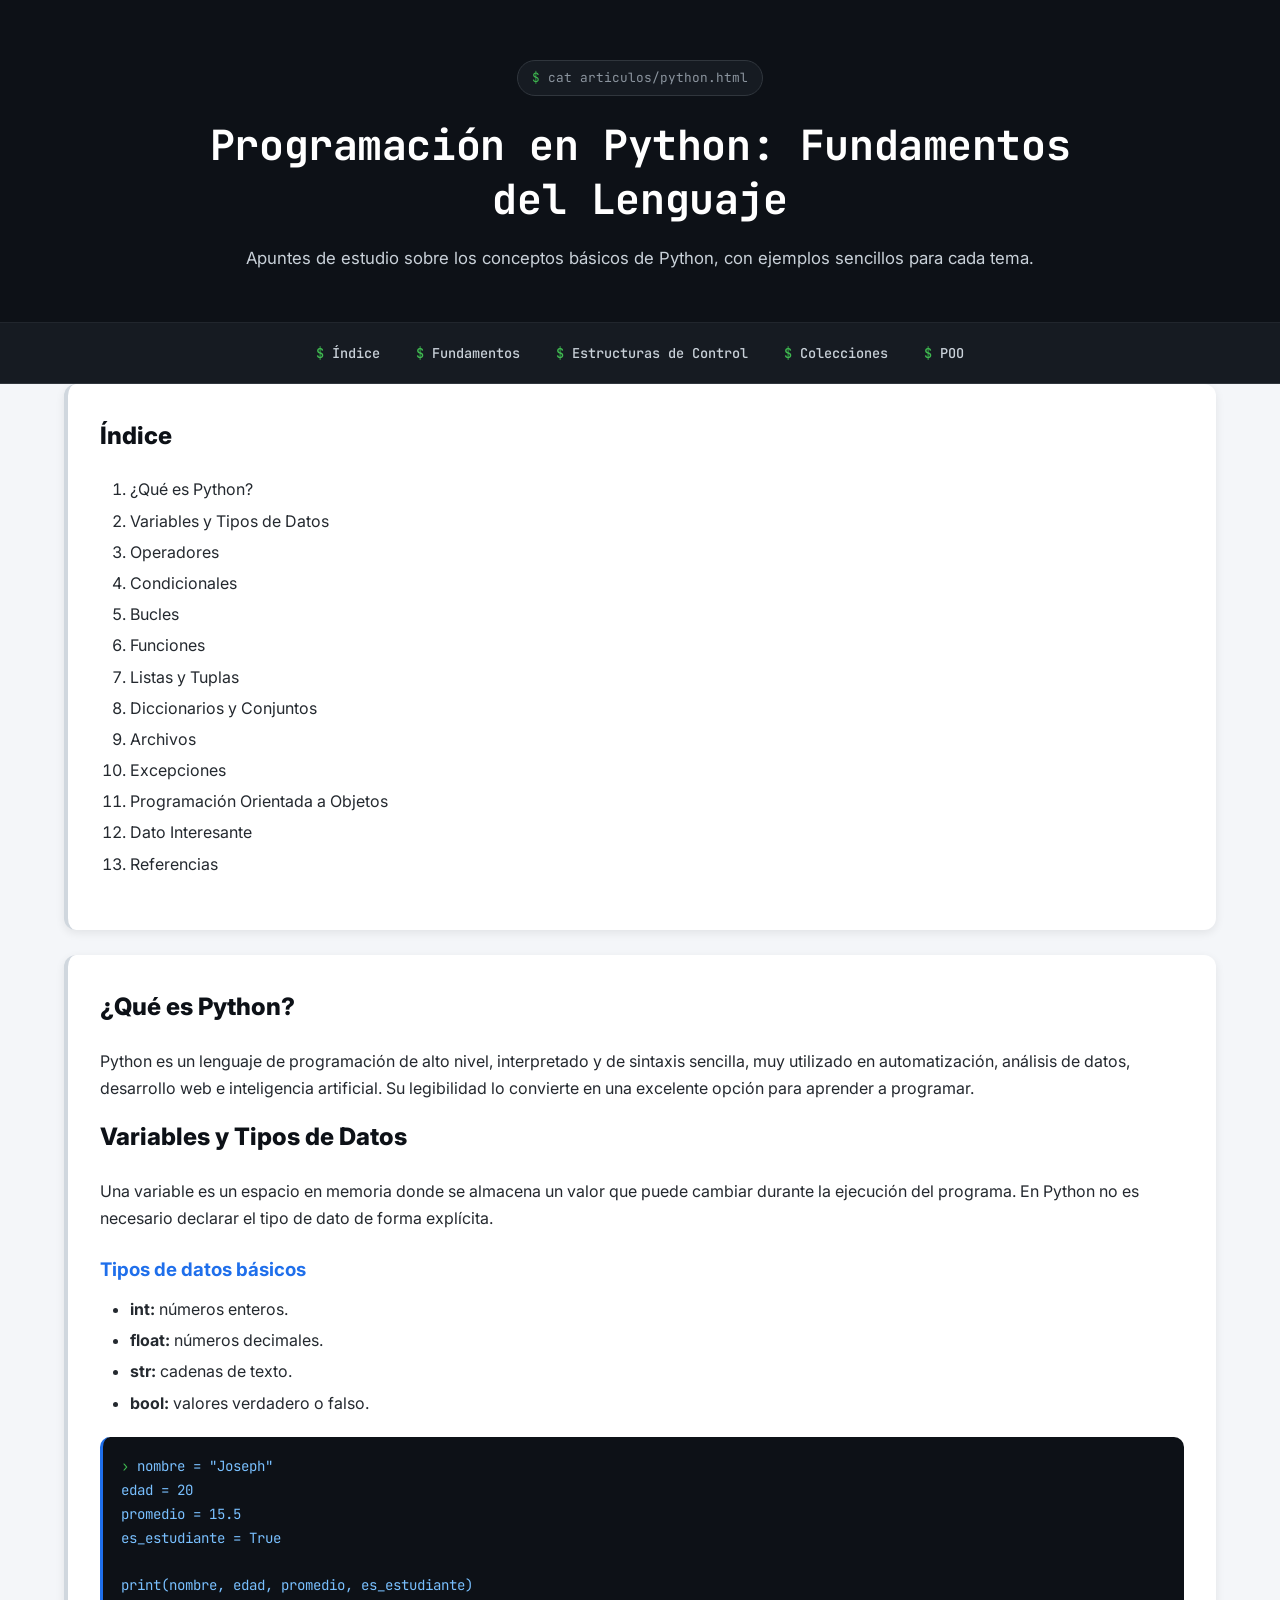
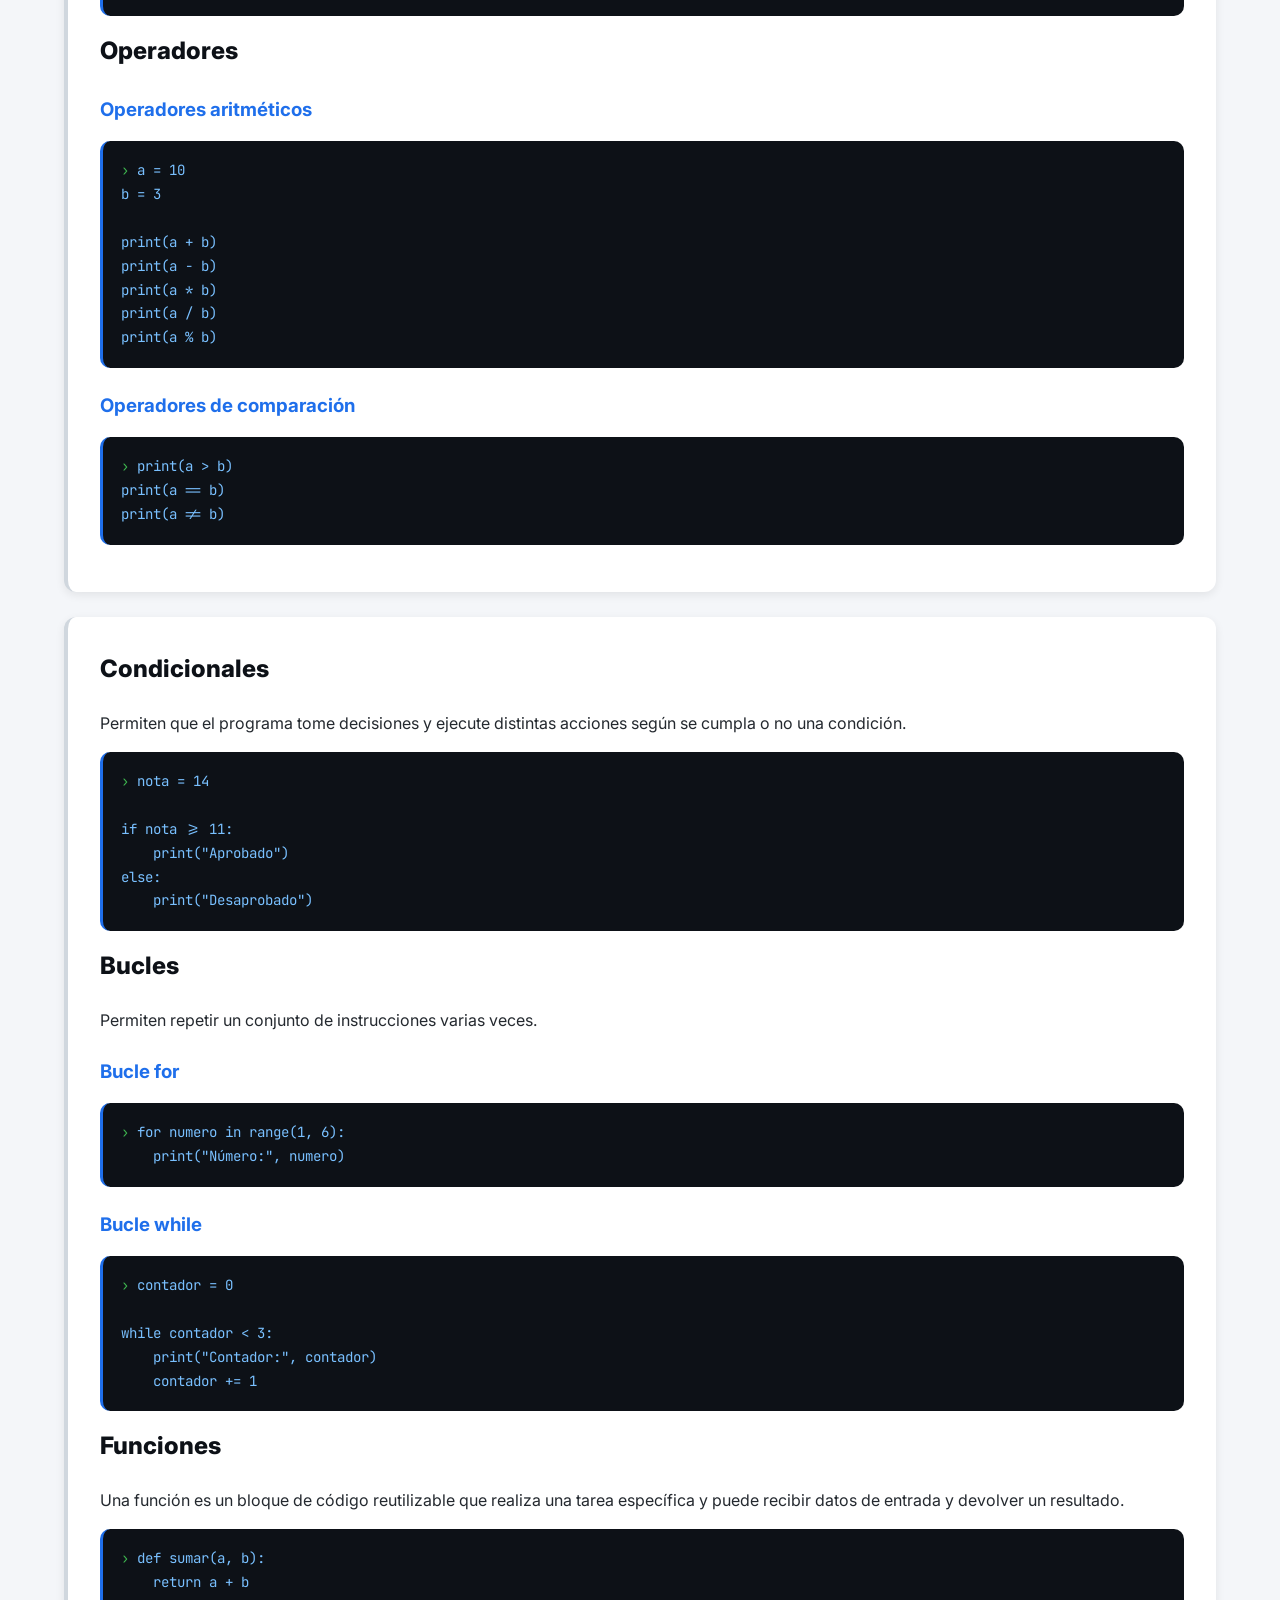
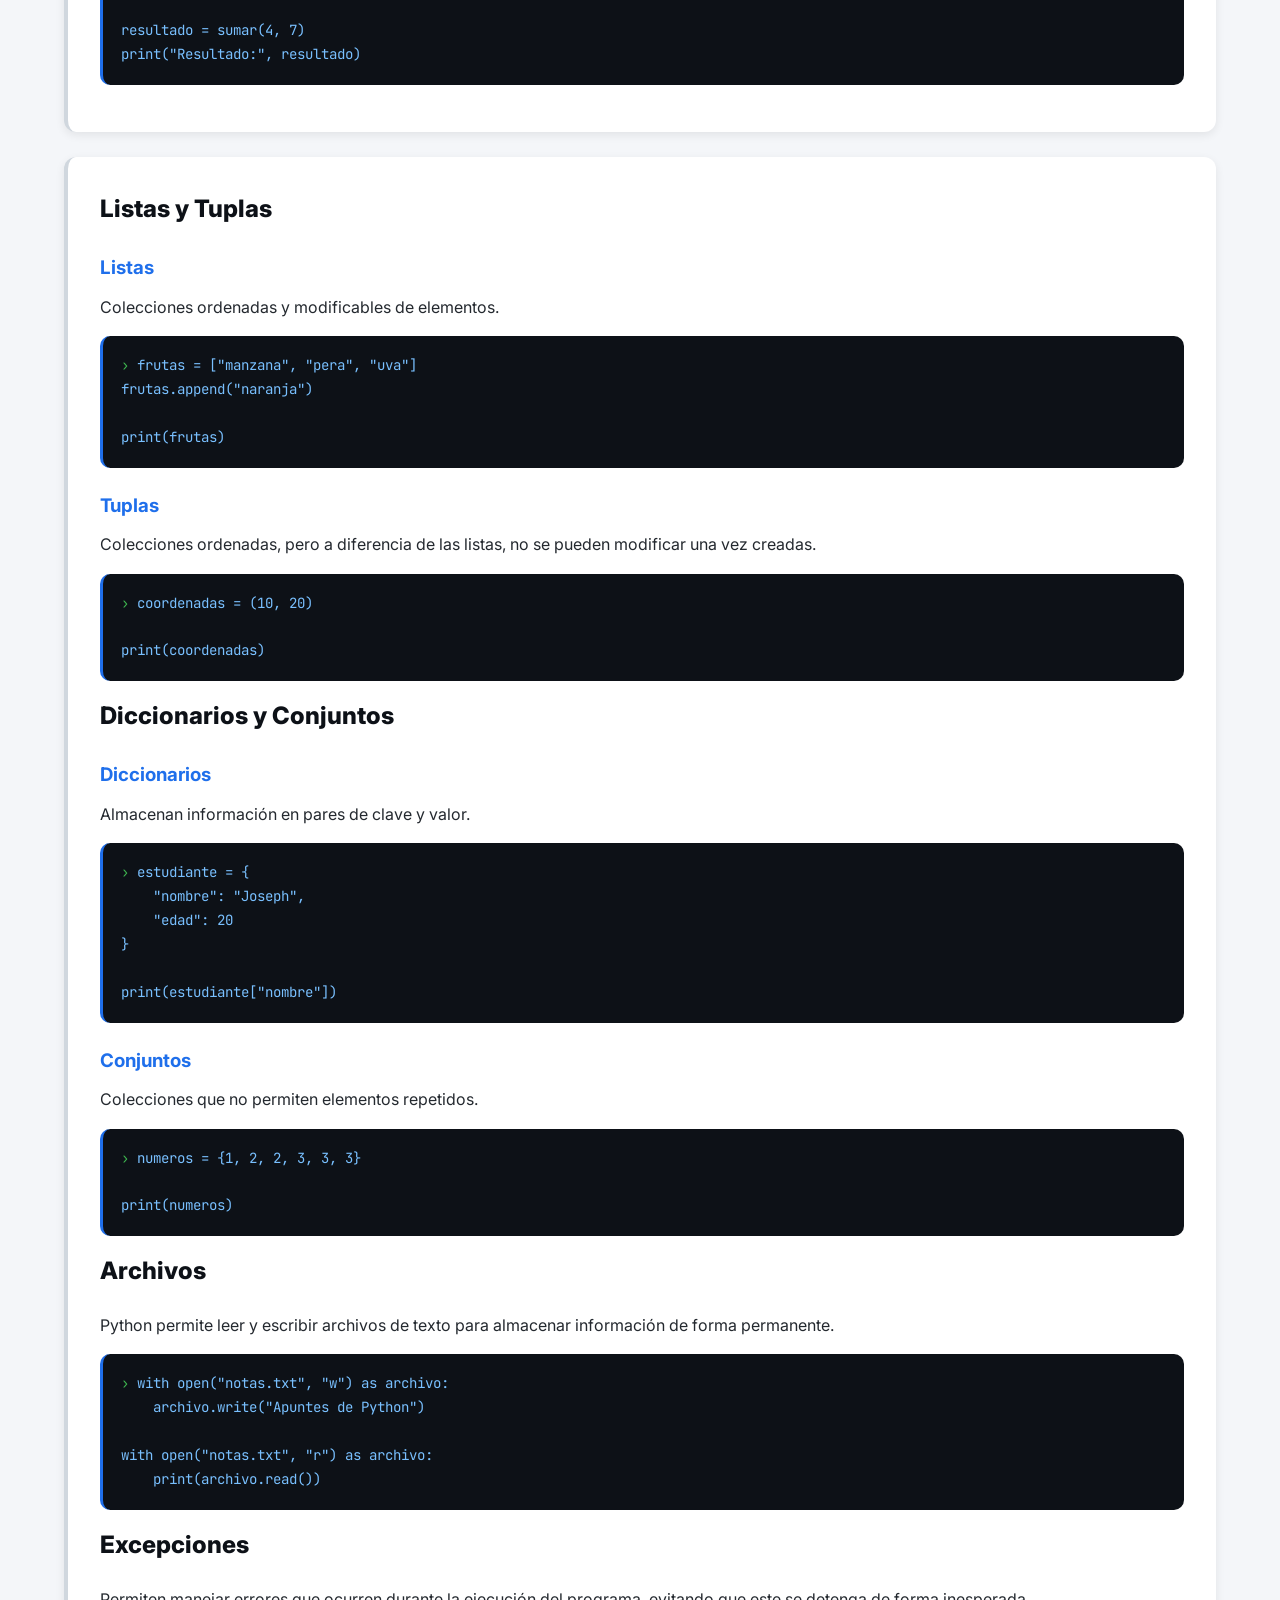
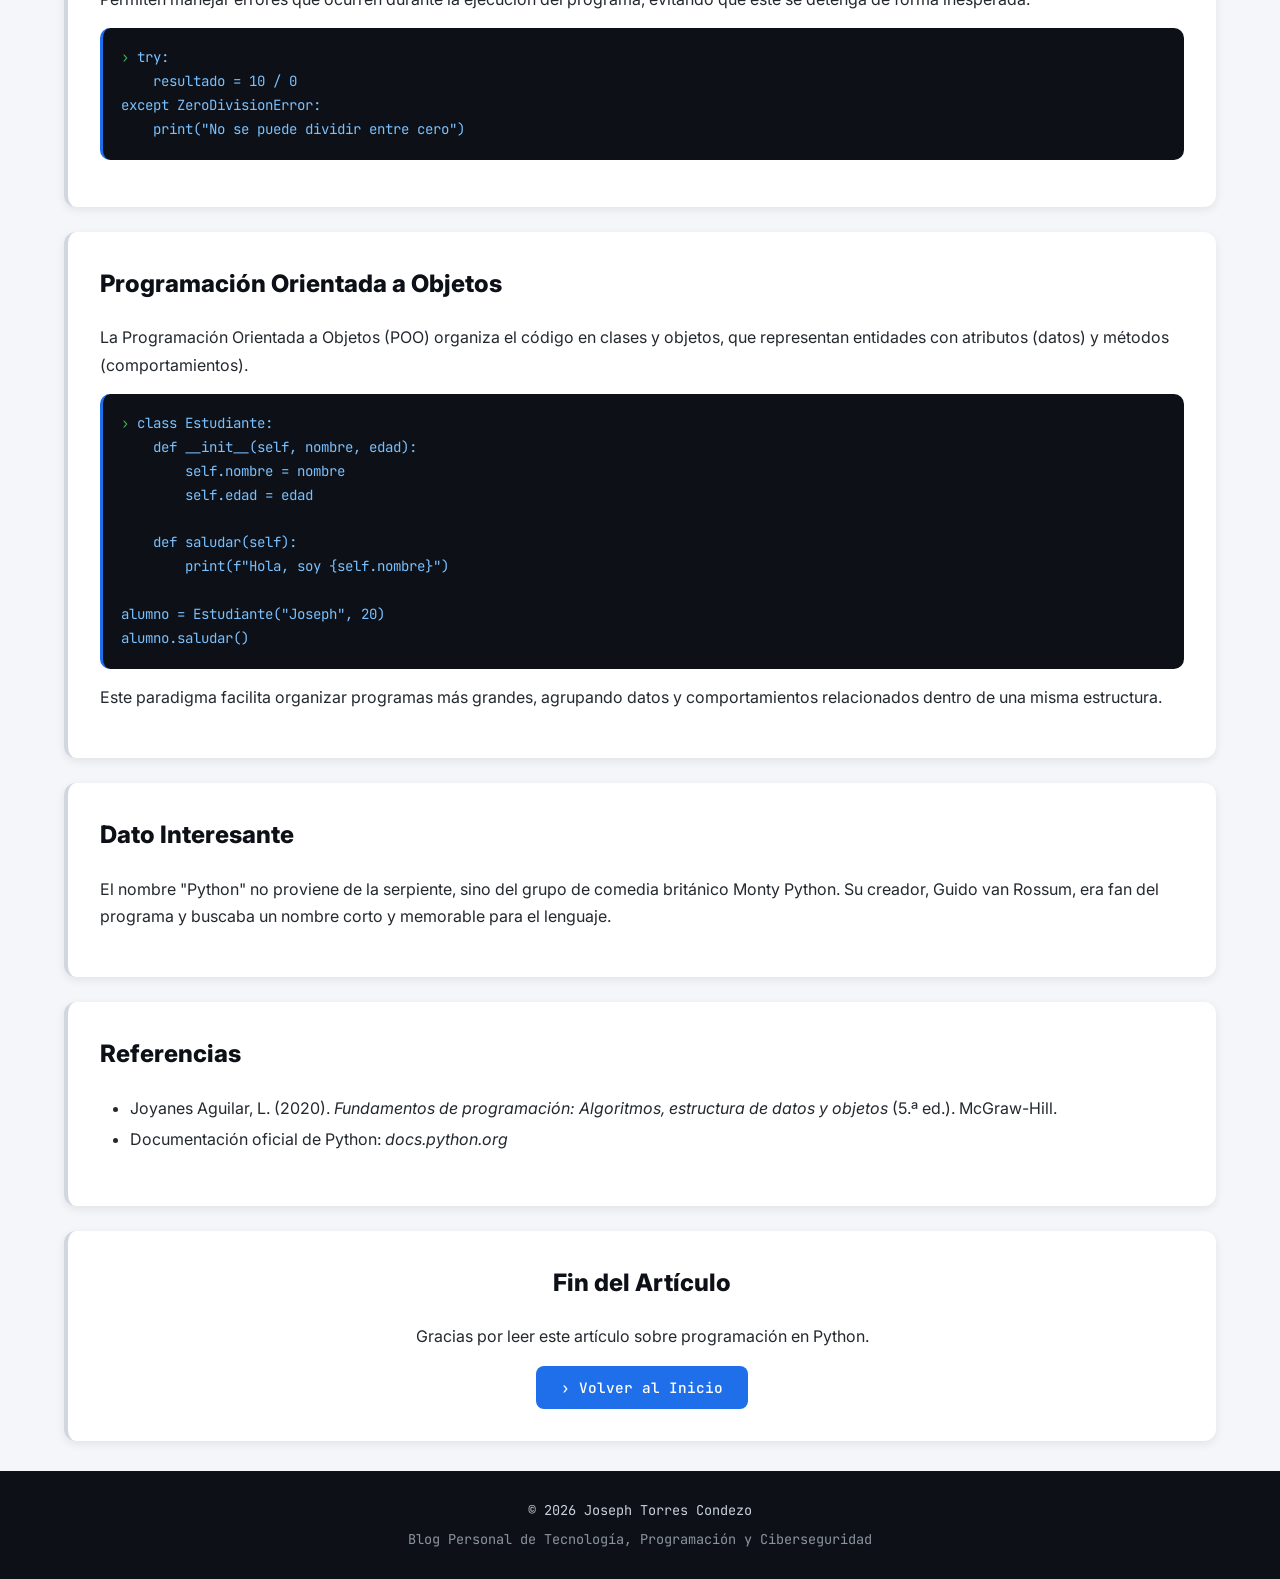
<file: articulos/python.html>
<!DOCTYPE html>
<html lang="es">

<head>

    <meta charset="UTF-8">

    <meta name="viewport"
          content="width=device-width, initial-scale=1.0">

    <title>
        Programación en Python
    </title>

    <link rel="stylesheet"
          href="../css/style.css">

</head>

<body>

<header>

    <p class="filepath">cat articulos/python.html</p>

    <h1>
        Programación en Python:
        Fundamentos del Lenguaje
    </h1>

    <p>
        Apuntes de estudio sobre los conceptos básicos
        de Python, con ejemplos sencillos para cada tema.
    </p>

</header>

<nav>

    <ul>

        <li><a href="#indice">Índice</a></li>

        <li><a href="#basicos">Fundamentos</a></li>

        <li><a href="#control">Estructuras de Control</a></li>

        <li><a href="#colecciones">Colecciones</a></li>

        <li><a href="#poo">POO</a></li>

    </ul>

</nav>

<main class="container">

<section class="card" id="indice">

<h2>Índice</h2>

<ol>

<li>¿Qué es Python?</li>

<li>Variables y Tipos de Datos</li>

<li>Operadores</li>

<li>Condicionales</li>

<li>Bucles</li>

<li>Funciones</li>

<li>Listas y Tuplas</li>

<li>Diccionarios y Conjuntos</li>

<li>Archivos</li>

<li>Excepciones</li>

<li>Programación Orientada a Objetos</li>

<li>Dato Interesante</li>

<li>Referencias</li>

</ol>

</section>

<section class="card" id="basicos">

<h2>
¿Qué es Python?
</h2>

<p>

Python es un lenguaje de programación de alto nivel,
interpretado y de sintaxis sencilla, muy utilizado en
automatización, análisis de datos, desarrollo web e
inteligencia artificial. Su legibilidad lo convierte
en una excelente opción para aprender a programar.

</p>

<h2>
Variables y Tipos de Datos
</h2>

<p>

Una variable es un espacio en memoria donde se
almacena un valor que puede cambiar durante la
ejecución del programa. En Python no es necesario
declarar el tipo de dato de forma explícita.

</p>

<h3>
Tipos de datos básicos
</h3>

<ul>

<li><strong>int:</strong> números enteros.</li>

<li><strong>float:</strong> números decimales.</li>

<li><strong>str:</strong> cadenas de texto.</li>

<li><strong>bool:</strong> valores verdadero o falso.</li>

</ul>

<pre>
nombre = "Joseph"
edad = 20
promedio = 15.5
es_estudiante = True

print(nombre, edad, promedio, es_estudiante)
</pre>

<h2>
Operadores
</h2>

<h3>
Operadores aritméticos
</h3>

<pre>
a = 10
b = 3

print(a + b)
print(a - b)
print(a * b)
print(a / b)
print(a % b)
</pre>

<h3>
Operadores de comparación
</h3>

<pre>
print(a > b)
print(a == b)
print(a != b)
</pre>

</section>

<section class="card" id="control">

<h2>
Condicionales
</h2>

<p>

Permiten que el programa tome decisiones y ejecute
distintas acciones según se cumpla o no una
condición.

</p>

<pre>
nota = 14

if nota >= 11:
    print("Aprobado")
else:
    print("Desaprobado")
</pre>

<h2>
Bucles
</h2>

<p>

Permiten repetir un conjunto de instrucciones varias
veces.

</p>

<h3>
Bucle for
</h3>

<pre>
for numero in range(1, 6):
    print("Número:", numero)
</pre>

<h3>
Bucle while
</h3>

<pre>
contador = 0

while contador < 3:
    print("Contador:", contador)
    contador += 1
</pre>

<h2>
Funciones
</h2>

<p>

Una función es un bloque de código reutilizable que
realiza una tarea específica y puede recibir datos de
entrada y devolver un resultado.

</p>

<pre>
def sumar(a, b):
    return a + b

resultado = sumar(4, 7)
print("Resultado:", resultado)
</pre>

</section>

<section class="card" id="colecciones">

<h2>
Listas y Tuplas
</h2>

<h3>
Listas
</h3>

<p>

Colecciones ordenadas y modificables de elementos.

</p>

<pre>
frutas = ["manzana", "pera", "uva"]
frutas.append("naranja")

print(frutas)
</pre>

<h3>
Tuplas
</h3>

<p>

Colecciones ordenadas, pero a diferencia de las
listas, no se pueden modificar una vez creadas.

</p>

<pre>
coordenadas = (10, 20)

print(coordenadas)
</pre>

<h2>
Diccionarios y Conjuntos
</h2>

<h3>
Diccionarios
</h3>

<p>

Almacenan información en pares de clave y valor.

</p>

<pre>
estudiante = {
    "nombre": "Joseph",
    "edad": 20
}

print(estudiante["nombre"])
</pre>

<h3>
Conjuntos
</h3>

<p>

Colecciones que no permiten elementos repetidos.

</p>

<pre>
numeros = {1, 2, 2, 3, 3, 3}

print(numeros)
</pre>

<h2>
Archivos
</h2>

<p>

Python permite leer y escribir archivos de texto
para almacenar información de forma permanente.

</p>

<pre>
with open("notas.txt", "w") as archivo:
    archivo.write("Apuntes de Python")

with open("notas.txt", "r") as archivo:
    print(archivo.read())
</pre>

<h2>
Excepciones
</h2>

<p>

Permiten manejar errores que ocurren durante la
ejecución del programa, evitando que este se detenga
de forma inesperada.

</p>

<pre>
try:
    resultado = 10 / 0
except ZeroDivisionError:
    print("No se puede dividir entre cero")
</pre>

</section>

<section class="card" id="poo">

<h2>
Programación Orientada a Objetos
</h2>

<p>

La Programación Orientada a Objetos (POO) organiza el
código en clases y objetos, que representan entidades
con atributos (datos) y métodos (comportamientos).

</p>

<pre>
class Estudiante:
    def __init__(self, nombre, edad):
        self.nombre = nombre
        self.edad = edad

    def saludar(self):
        print(f"Hola, soy {self.nombre}")

alumno = Estudiante("Joseph", 20)
alumno.saludar()
</pre>

<p>

Este paradigma facilita organizar programas más
grandes, agrupando datos y comportamientos
relacionados dentro de una misma estructura.

</p>

</section>

<section class="card">

<h2>
Dato Interesante
</h2>

<p>

El nombre "Python" no proviene de la serpiente, sino
del grupo de comedia británico Monty Python. Su
creador, Guido van Rossum, era fan del programa y
buscaba un nombre corto y memorable para el lenguaje.

</p>

</section>

<section class="card">

<h2>
Referencias
</h2>

<ul>

<li>

Joyanes Aguilar, L. (2020).
<em>
Fundamentos de programación: Algoritmos,
estructura de datos y objetos
</em>
(5.ª ed.). McGraw-Hill.

</li>

<li>

Documentación oficial de Python:
<em>
docs.python.org
</em>

</li>

</ul>

</section>

<section class="card" style="text-align:center;">

<h2>
Fin del Artículo
</h2>

<p>

Gracias por leer este artículo sobre programación
en Python.

</p>

<a href="../index.html">

<button>
Volver al Inicio
</button>

</a>

</section>

</main>

<footer>

<p>
© 2026 Joseph Torres Condezo
</p>

<p>
Blog Personal de Tecnología, Programación y Ciberseguridad
</p>

</footer>

</body>
</html>
</file>
<file: css/style.css>
/* =========================
   FUENTES
========================= */
@import url('https://fonts.googleapis.com/css2?family=JetBrains+Mono:wght@400;500;600;700&family=Inter:wght@400;500;600;700;800&display=swap');

/* =========================
   VARIABLES / TOKENS
========================= */
:root{
    --bg:#f4f6f9;
    --surface:#ffffff;
    --ink:#0d1117;
    --ink-soft:#161b22;
    --text:#24292f;
    --text-muted:#57606a;
    --border:#d0d7de;

    --accent:#1f6feb;
    --accent-dark:#1557b0;

    --c-prog:#1f6feb;
    --c-web:#2da44e;
    --c-sec:#cf222e;
    --c-ia:#8250df;
    --c-proj:#bf8700;

    --mono:'JetBrains Mono', Consolas, monospace;
    --sans:'Inter', Arial, Helvetica, sans-serif;

    --radius:12px;
    --shadow:0 3px 10px rgba(0,0,0,0.08);
    --shadow-hover:0 10px 24px rgba(0,0,0,0.12);
}

/* =========================
   CONFIGURACIÓN GENERAL
========================= */
*{
    margin:0;
    padding:0;
    box-sizing:border-box;
}
html{
    scroll-behavior:smooth;
}
body{
    font-family:var(--sans);
    background:var(--bg);
    color:var(--text);
    line-height:1.7;
}
@media (prefers-reduced-motion: reduce){
    html{ scroll-behavior:auto; }
    *{ transition:none !important; }
}

/* =========================
   CONTENEDOR
========================= */
.container{
    width:90%;
    max-width:1200px;
    margin:auto;
}

/* =========================
   HEADER
========================= */
header{
    background:var(--ink);
    color:white;
    text-align:center;
    padding:60px 20px 50px;
    border-bottom:1px solid #21262d;
}
.filepath{
    display:inline-block;
    font-family:var(--mono);
    font-size:0.8rem;
    color:#8b949e;
    background:#161b22;
    border:1px solid #30363d;
    padding:6px 14px;
    border-radius:20px;
    margin-bottom:22px;
}
.filepath::before{
    content:"$ ";
    color:#3fb950;
}
header h1{
    font-family:var(--mono);
    font-weight:700;
    font-size:2.6rem;
    line-height:1.3;
    max-width:900px;
    margin:0 auto 18px;
    letter-spacing:-0.01em;
}
header p{
    color:#c9d1d9;
    font-size:1.05rem;
}

/* Chips de categorías bajo el h1 del index */
.badges{
    display:flex;
    justify-content:center;
    flex-wrap:wrap;
    gap:10px;
    margin-top:22px;
}
.badge{
    font-family:var(--mono);
    font-size:0.8rem;
    padding:6px 14px;
    border-radius:20px;
    border:1px solid #30363d;
    color:#c9d1d9;
    background:#161b22;
}

/* =========================
   NAVBAR
========================= */
nav{
    background:var(--ink-soft);
    position:sticky;
    top:0;
    z-index:1000;
    border-bottom:1px solid #30363d;
}
nav ul{
    list-style:none;
    display:flex;
    justify-content:center;
    flex-wrap:wrap;
}
nav li{
    padding:16px 4px;
}
nav a{
    font-family:var(--mono);
    font-size:0.85rem;
    color:#c9d1d9;
    text-decoration:none;
    font-weight:500;
    padding:6px 14px;
    border-radius:6px;
    transition:0.2s;
}
nav a::before{
    content:"$ ";
    color:#3fb950;
}
nav a:hover{
    color:white;
    background:#21262d;
}

/* =========================
   MAIN
========================= */
main{
    width:90%;
    max-width:1200px;
    margin:30px auto;
}

/* =========================
   TARJETAS
========================= */
.card{
    background:var(--surface);
    padding:32px;
    margin-bottom:25px;
    border-radius:var(--radius);
    border-left:4px solid var(--border);
    box-shadow:var(--shadow);
    transition:box-shadow 0.25s ease, transform 0.25s ease;
}
.card:hover{
    box-shadow:var(--shadow-hover);
    transform:translateY(-2px);
}
.card h2{
    font-family:var(--sans);
    font-weight:800;
    font-size:1.5rem;
    color:var(--ink);
    margin-bottom:20px;
}
.card h3{
    font-family:var(--sans);
    font-weight:700;
    color:var(--accent);
    margin-top:22px;
    margin-bottom:10px;
}
.card h4{
    color:var(--ink);
    margin-top:15px;
    margin-bottom:10px;
}
.card p{
    margin-bottom:15px;
}
.card ul,
.card ol{
    margin-left:30px;
    margin-bottom:20px;
}
.card li{
    margin-bottom:4px;
}

/* Etiqueta de categoría, tipo label de GitHub */
.tag{
    display:inline-block;
    font-family:var(--mono);
    font-size:0.72rem;
    font-weight:600;
    letter-spacing:0.04em;
    text-transform:uppercase;
    padding:4px 10px;
    border-radius:20px;
    margin-bottom:14px;
}

/* Colores por categoría (borde izquierdo + etiqueta) */
.card-prog{ border-left-color:var(--c-prog); }
.card-prog .tag{ color:var(--c-prog); background:rgba(31,111,235,0.12); }

.card-web{ border-left-color:var(--c-web); }
.card-web .tag{ color:var(--c-web); background:rgba(45,164,78,0.12); }

.card-sec{ border-left-color:var(--c-sec); }
.card-sec .tag{ color:var(--c-sec); background:rgba(207,34,46,0.12); }

.card-ia{ border-left-color:var(--c-ia); }
.card-ia .tag{ color:var(--c-ia); background:rgba(130,80,223,0.12); }

.card-proj{ border-left-color:var(--c-proj); }
.card-proj .tag{ color:var(--c-proj); background:rgba(191,135,0,0.12); }

/* =========================
   TABLAS
========================= */
table{
    width:100%;
    border-collapse:collapse;
    margin-top:20px;
    margin-bottom:20px;
    font-size:0.95rem;
}
th{
    background:var(--ink);
    color:white;
    font-family:var(--mono);
    font-weight:500;
}
th,
td{
    border:1px solid var(--border);
    padding:12px;
    text-align:left;
}
tr:nth-child(even) td{
    background:#f6f8fa;
}

/* =========================
   BLOQUES DE CÓDIGO
========================= */
pre{
    background:var(--ink);
    color:#79c0ff;
    padding:18px;
    border-radius:10px;
    overflow-x:auto;
    margin-top:15px;
    margin-bottom:15px;
    font-family:var(--mono);
    font-size:0.88rem;
    border-left:3px solid var(--accent);
    position:relative;
}
pre::before{
    content:"›";
    color:#3fb950;
    margin-right:8px;
}
code{
    font-family:var(--mono);
    background:#eef1f4;
    padding:2px 6px;
    border-radius:4px;
    font-size:0.9em;
}
pre code{
    background:none;
    padding:0;
}

/* =========================
   BOTONES
========================= */
button{
    background:var(--accent);
    color:white;
    border:none;
    padding:12px 25px;
    border-radius:8px;
    cursor:pointer;
    font-family:var(--mono);
    font-size:0.9rem;
    font-weight:500;
    transition:0.2s;
}
button::before{
    content:"› ";
}
button:hover{
    background:var(--accent-dark);
    transform:translateY(-1px);
}

/* =========================
   ENLACES
========================= */
a{
    color:var(--accent);
}
a:hover{
    color:var(--accent-dark);
}
a:focus-visible,
button:focus-visible,
nav a:focus-visible{
    outline:2px solid var(--accent);
    outline-offset:2px;
}

/* =========================
   FOOTER
========================= */
footer{
    background:var(--ink);
    color:#8b949e;
    text-align:center;
    padding:28px;
    margin-top:30px;
    font-family:var(--mono);
    font-size:0.85rem;
}
footer p:first-child{
    color:#c9d1d9;
    margin-bottom:6px;
}

/* =========================
   RESPONSIVE
========================= */
@media(max-width:768px){
    header{
        padding:44px 16px 36px;
    }
    header h1{
        font-size:1.7rem;
    }
    nav ul{
        flex-direction:column;
        text-align:center;
        gap:0;
    }
    nav li{
        padding:10px;
    }
    .card{
        padding:20px;
    }
}
</file>
